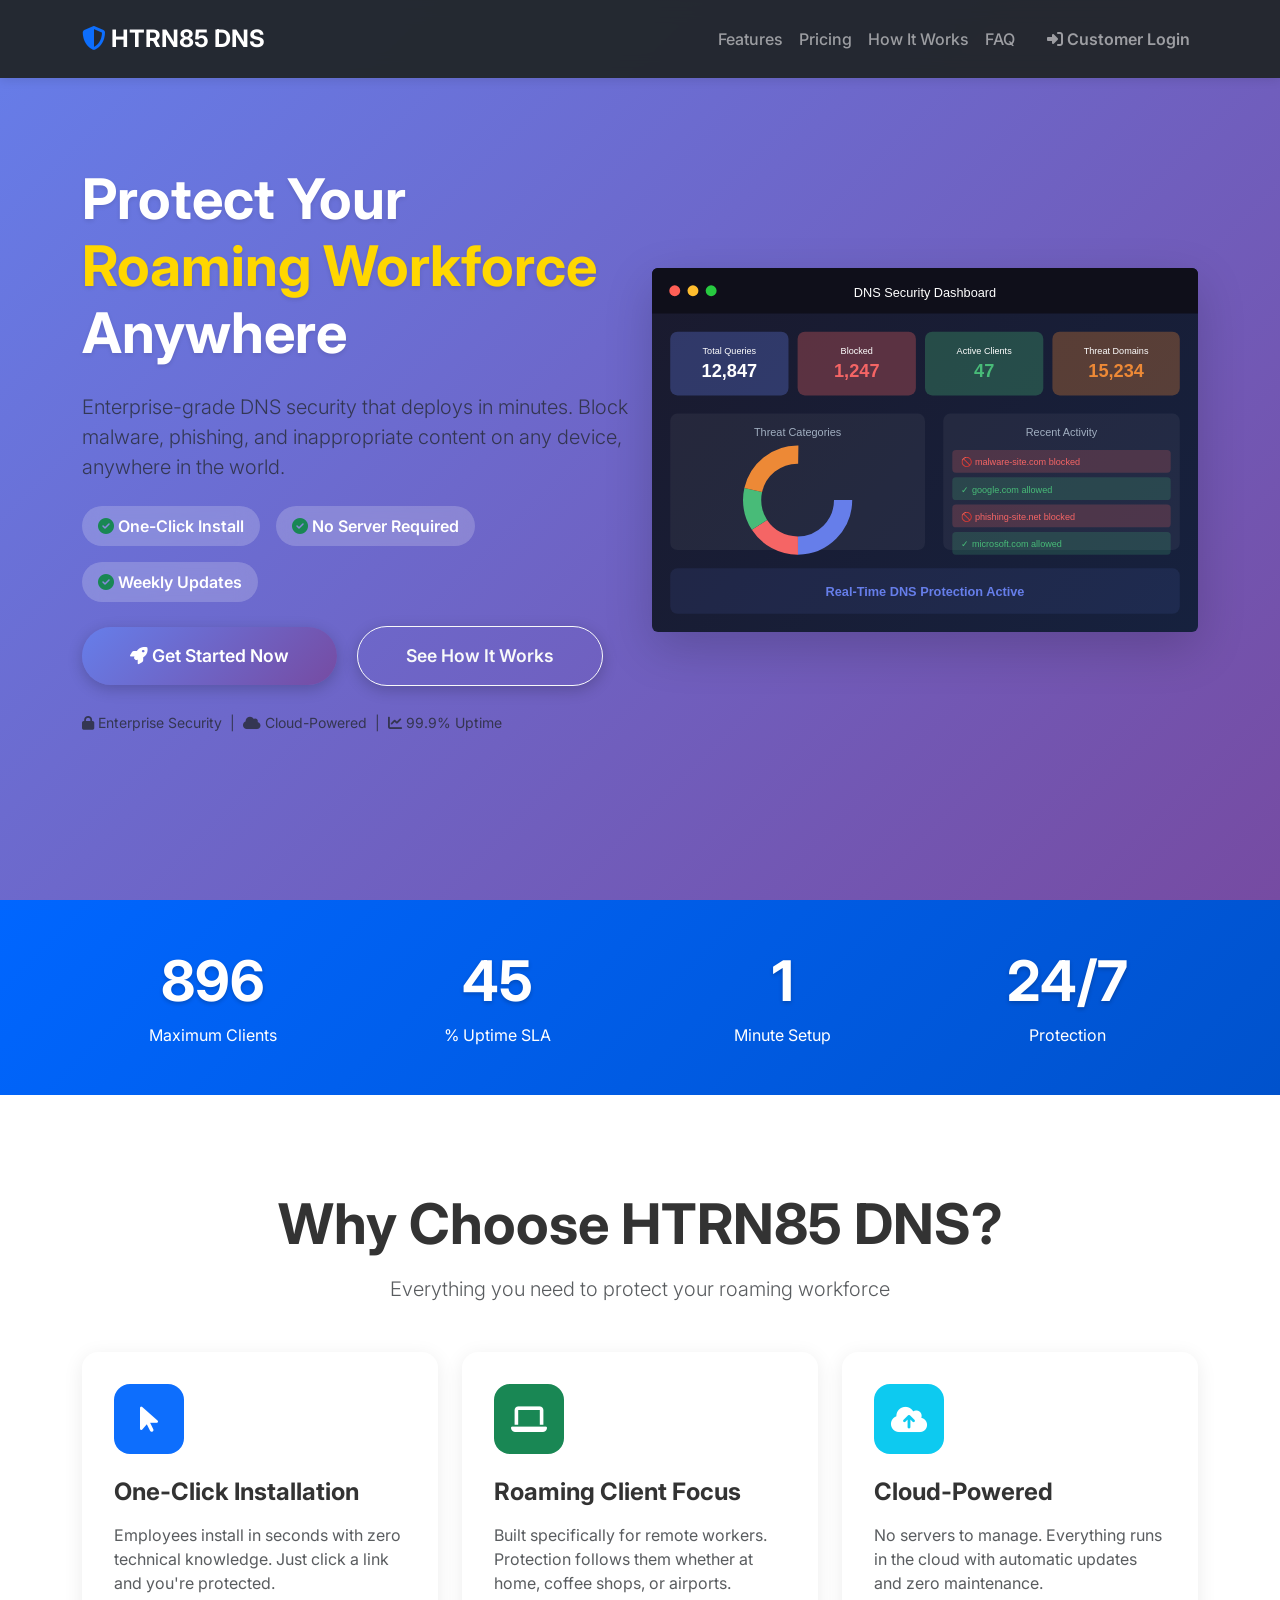
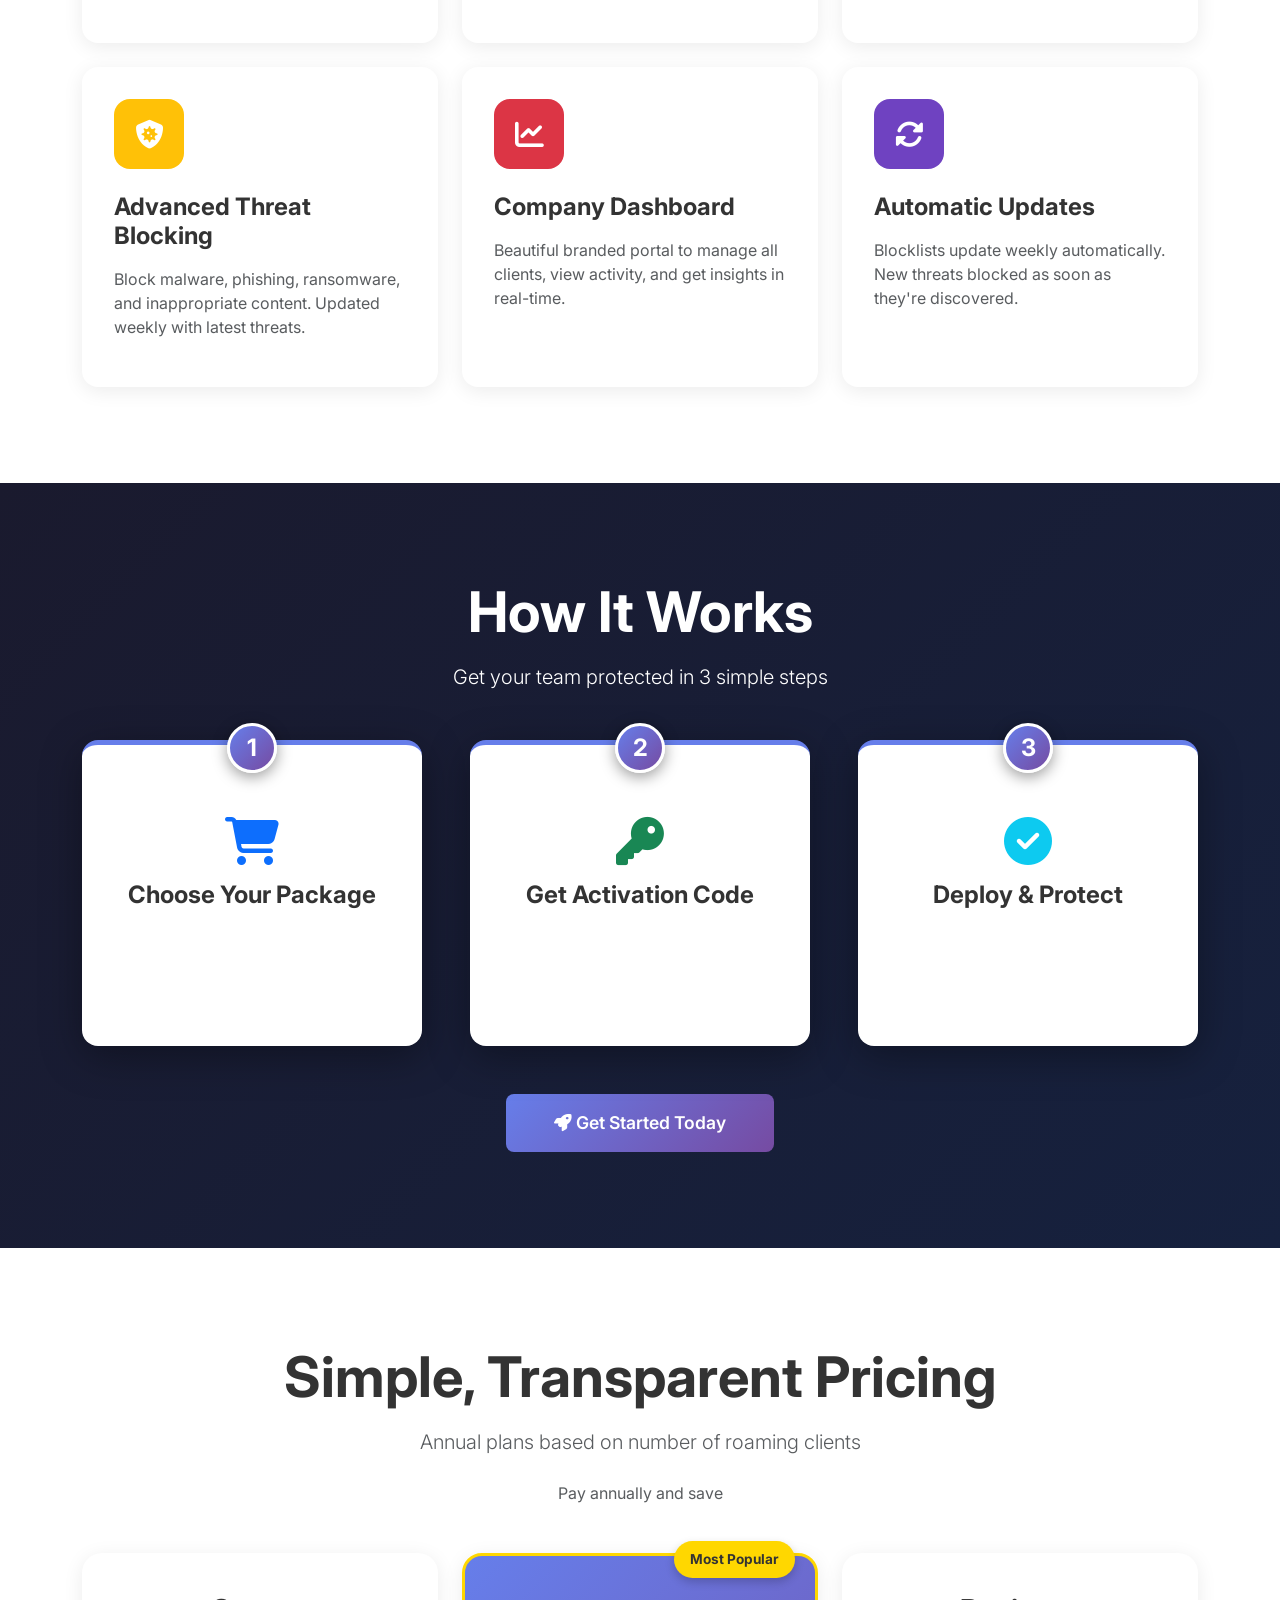
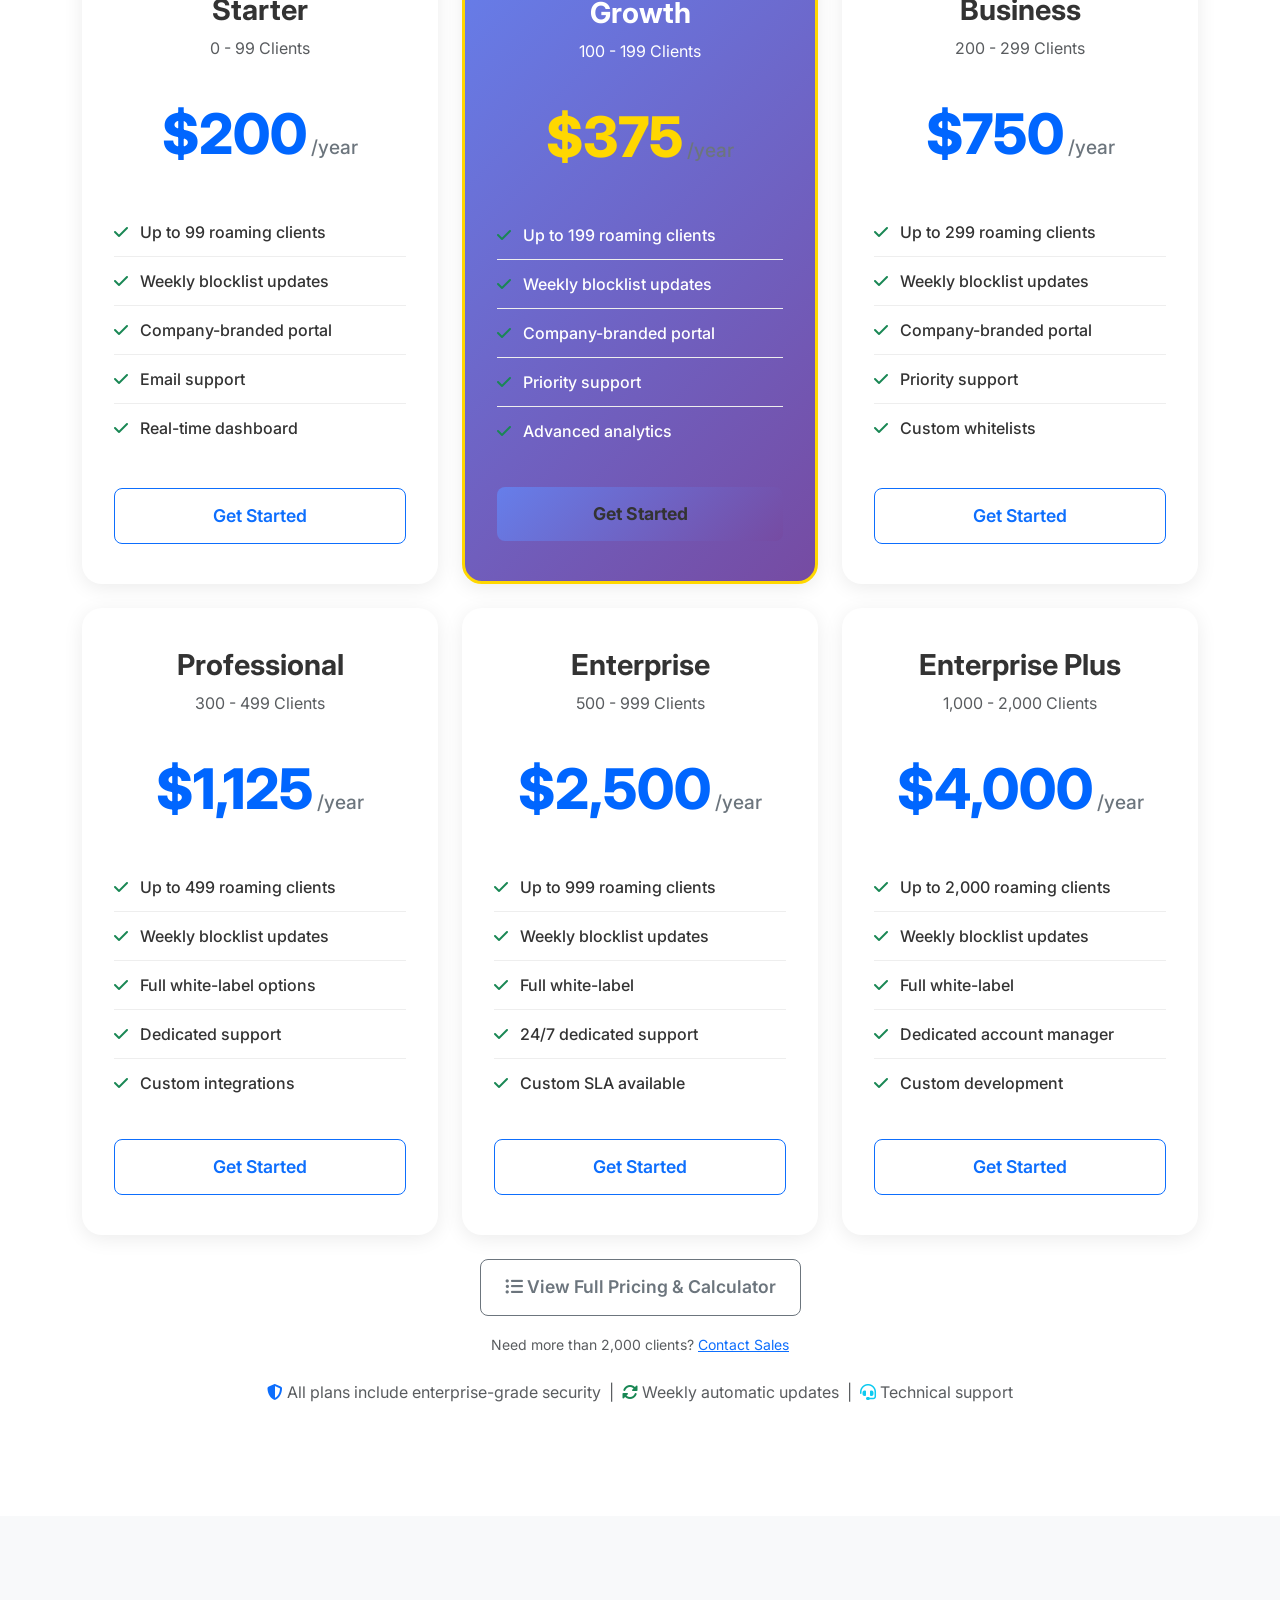
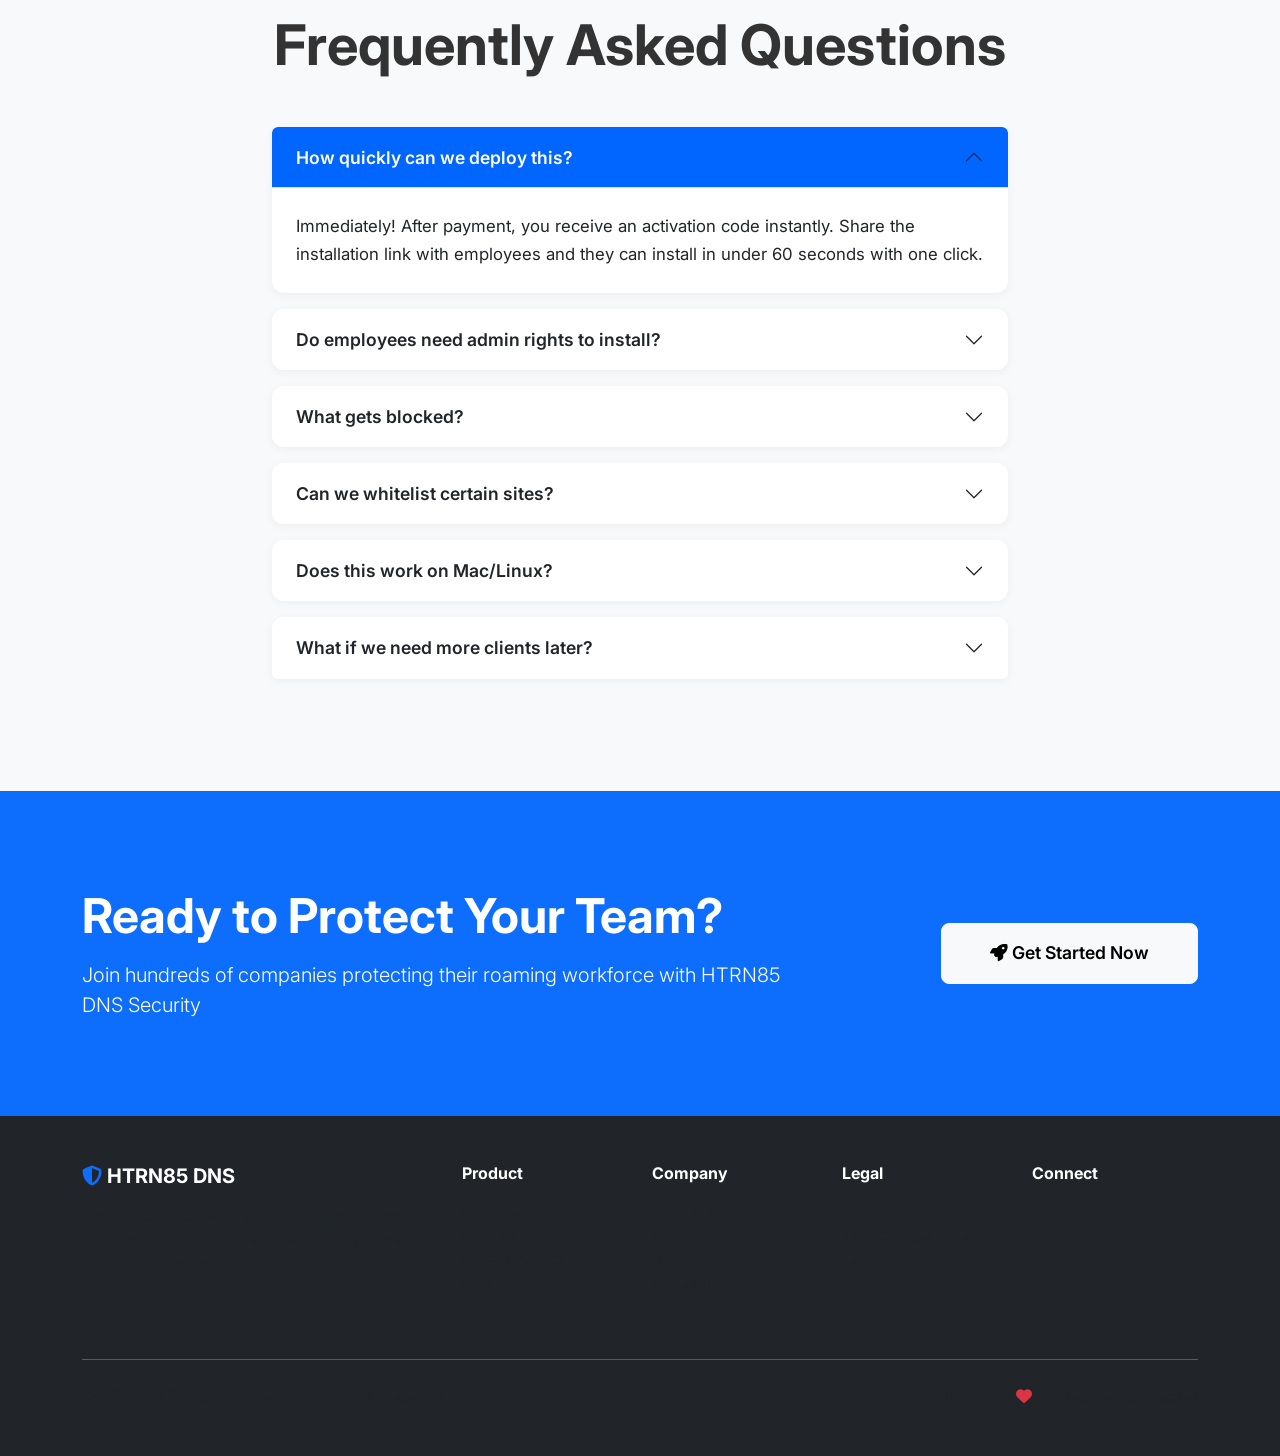
<file: index.html>
<!DOCTYPE html>
<html lang="en">
<head>
    <meta charset="UTF-8">
    <meta name="viewport" content="width=device-width, initial-scale=1.0">    
    <!-- SECURITY HEADERS -->
    <meta name="referrer" content="strict-origin-when-cross-origin">
    <meta http-equiv="X-Content-Type-Options" content="nosniff">
    <meta http-equiv="X-Frame-Options" content="DENY">
    <meta http-equiv="Permissions-Policy" content="accelerometer=(), camera=(), geolocation=(), microphone=()">
    <meta name="description" content="Enterprise DNS Security for Roaming Clients - Protect your workforce anywhere with one-click deployment">
    <title>HTRN85 DNS Security - Protect Your Roaming Workforce</title>
    
    <!-- Bootstrap 5 -->
    <link href="https://cdn.jsdelivr.net/npm/bootstrap@5.3.0/dist/css/bootstrap.min.css" rel="stylesheet">
    <!-- Font Awesome -->
    <link href="https://cdnjs.cloudflare.com/ajax/libs/font-awesome/6.4.0/css/all.min.css" rel="stylesheet">
    <!-- Google Fonts -->
    <link href="https://fonts.googleapis.com/css2?family=Inter:wght@300;400;600;700;800&display=swap" rel="stylesheet">
    <!-- Custom CSS -->
    <link href="css/style.css" rel="stylesheet">
</head>
<body>
    <!-- Navigation -->
    <nav class="navbar navbar-expand-lg navbar-dark bg-dark fixed-top">
        <div class="container">
            <a class="navbar-brand fw-bold" href="#">
                <i class="fas fa-shield-alt text-primary"></i> HTRN85 DNS
            </a>
            <button class="navbar-toggler" type="button" data-bs-toggle="collapse" data-bs-target="#navbarNav">
                <span class="navbar-toggler-icon"></span>
            </button>
            <div class="collapse navbar-collapse" id="navbarNav">
                <ul class="navbar-nav ms-auto">
                    <li class="nav-item">
                        <a class="nav-link" href="#features">Features</a>
                    </li>
                    <li class="nav-item">
                        <a class="nav-link" href="#pricing">Pricing</a>
                    </li>
                    <li class="nav-item">
                        <a class="nav-link" href="#how-it-works">How It Works</a>
                    </li>
                    <li class="nav-item">
                        <a class="nav-link" href="#faq">FAQ</a>
                    </li>
                    <li class="nav-item">
                        <a class="nav-link btn btn-outline-primary ms-lg-3" href="customer-portal.html">
                            <i class="fas fa-sign-in-alt"></i> Customer Login
                        </a>
                    </li>
                </ul>
            </div>
        </div>
    </nav>

    <!-- Hero Section -->
    <section class="hero-section">
        <div class="container">
            <div class="row align-items-center min-vh-100 py-5">
                <div class="col-lg-6">
                    <div class="hero-content">
                        <h1 class="display-3 fw-bold mb-4 animate-fade-in">
                            Protect Your <span class="text-primary">Roaming Workforce</span> Anywhere
                        </h1>
                        <p class="lead mb-4 text-muted animate-fade-in-delay-1">
                            Enterprise-grade DNS security that deploys in minutes. Block malware, phishing, and inappropriate content on any device, anywhere in the world.
                        </p>
                        <div class="hero-features mb-4 animate-fade-in-delay-2">
                            <div class="feature-badge">
                                <i class="fas fa-check-circle text-success"></i> One-Click Install
                            </div>
                            <div class="feature-badge">
                                <i class="fas fa-check-circle text-success"></i> No Server Required
                            </div>
                            <div class="feature-badge">
                                <i class="fas fa-check-circle text-success"></i> Weekly Updates
                            </div>
                        </div>
                        <div class="hero-cta animate-fade-in-delay-3">
                            <a href="#pricing" class="btn btn-primary btn-lg me-3 px-5 py-3">
                                <i class="fas fa-rocket"></i> Get Started Now
                            </a>
                            <a href="#how-it-works" class="btn btn-outline-light btn-lg px-5 py-3">
                                See How It Works
                            </a>
                        </div>
                        <div class="trust-indicators mt-4 animate-fade-in-delay-4">
                            <small class="text-muted">
                                <i class="fas fa-lock"></i> Enterprise Security &nbsp;|&nbsp;
                                <i class="fas fa-cloud"></i> Cloud-Powered &nbsp;|&nbsp;
                                <i class="fas fa-chart-line"></i> 99.9% Uptime
                            </small>
                        </div>
                    </div>
                </div>
                <div class="col-lg-6 animate-fade-in-delay-2">
                    <div class="hero-image">
                        <div class="dashboard-preview">
                            <!-- Embedded SVG Dashboard Preview - Always renders -->
                            <svg viewBox="0 0 600 400" class="img-fluid rounded shadow-lg" style="background: linear-gradient(135deg, #1a1a2e 0%, #16213e 100%); border-radius: 12px;">
                                <!-- Dashboard Header -->
                                <rect x="0" y="0" width="600" height="50" fill="#0f0f1a"/>
                                <circle cx="25" cy="25" r="6" fill="#ff5f56"/>
                                <circle cx="45" cy="25" r="6" fill="#ffbd2e"/>
                                <circle cx="65" cy="25" r="6" fill="#27ca40"/>
                                <text x="300" y="32" fill="#ffffff" font-family="Arial" font-size="14" text-anchor="middle">DNS Security Dashboard</text>

                                <!-- Stats Cards Row -->
                                <rect x="20" y="70" width="130" height="70" rx="8" fill="#667eea" opacity="0.3"/>
                                <text x="85" y="95" fill="#ffffff" font-family="Arial" font-size="10" text-anchor="middle">Total Queries</text>
                                <text x="85" y="120" fill="#ffffff" font-family="Arial" font-size="20" font-weight="bold" text-anchor="middle">12,847</text>

                                <rect x="160" y="70" width="130" height="70" rx="8" fill="#f56565" opacity="0.3"/>
                                <text x="225" y="95" fill="#ffffff" font-family="Arial" font-size="10" text-anchor="middle">Blocked</text>
                                <text x="225" y="120" fill="#f56565" font-family="Arial" font-size="20" font-weight="bold" text-anchor="middle">1,247</text>

                                <rect x="300" y="70" width="130" height="70" rx="8" fill="#48bb78" opacity="0.3"/>
                                <text x="365" y="95" fill="#ffffff" font-family="Arial" font-size="10" text-anchor="middle">Active Clients</text>
                                <text x="365" y="120" fill="#48bb78" font-family="Arial" font-size="20" font-weight="bold" text-anchor="middle">47</text>

                                <rect x="440" y="70" width="140" height="70" rx="8" fill="#ed8936" opacity="0.3"/>
                                <text x="510" y="95" fill="#ffffff" font-family="Arial" font-size="10" text-anchor="middle">Threat Domains</text>
                                <text x="510" y="120" fill="#ed8936" font-family="Arial" font-size="20" font-weight="bold" text-anchor="middle">15,234</text>

                                <!-- Chart Area -->
                                <rect x="20" y="160" width="280" height="150" rx="8" fill="#ffffff" opacity="0.05"/>
                                <text x="160" y="185" fill="#a0aec0" font-family="Arial" font-size="12" text-anchor="middle">Threat Categories</text>
                                <!-- Pie chart simulation -->
                                <circle cx="160" cy="255" r="50" fill="none" stroke="#667eea" stroke-width="20" stroke-dasharray="78 236"/>
                                <circle cx="160" cy="255" r="50" fill="none" stroke="#f56565" stroke-width="20" stroke-dasharray="50 264" stroke-dashoffset="-78"/>
                                <circle cx="160" cy="255" r="50" fill="none" stroke="#48bb78" stroke-width="20" stroke-dasharray="40 274" stroke-dashoffset="-128"/>
                                <circle cx="160" cy="255" r="50" fill="none" stroke="#ed8936" stroke-width="20" stroke-dasharray="68 246" stroke-dashoffset="-168"/>

                                <!-- Activity List -->
                                <rect x="320" y="160" width="260" height="150" rx="8" fill="#ffffff" opacity="0.05"/>
                                <text x="450" y="185" fill="#a0aec0" font-family="Arial" font-size="12" text-anchor="middle">Recent Activity</text>

                                <rect x="330" y="200" width="240" height="25" rx="4" fill="#f56565" opacity="0.2"/>
                                <text x="340" y="217" fill="#f56565" font-family="Arial" font-size="10">🚫 malware-site.com blocked</text>

                                <rect x="330" y="230" width="240" height="25" rx="4" fill="#48bb78" opacity="0.2"/>
                                <text x="340" y="247" fill="#48bb78" font-family="Arial" font-size="10">✓ google.com allowed</text>

                                <rect x="330" y="260" width="240" height="25" rx="4" fill="#f56565" opacity="0.2"/>
                                <text x="340" y="277" fill="#f56565" font-family="Arial" font-size="10">🚫 phishing-site.net blocked</text>

                                <rect x="330" y="290" width="240" height="25" rx="4" fill="#48bb78" opacity="0.2"/>
                                <text x="340" y="307" fill="#48bb78" font-family="Arial" font-size="10">✓ microsoft.com allowed</text>

                                <!-- Footer -->
                                <rect x="20" y="330" width="560" height="50" rx="8" fill="#667eea" opacity="0.1"/>
                                <text x="300" y="360" fill="#667eea" font-family="Arial" font-size="14" font-weight="bold" text-anchor="middle">Real-Time DNS Protection Active</text>
                            </svg>
                        </div>
                    </div>
                </div>
            </div>
        </div>
    </section>

    <!-- Stats Section -->
    <section class="stats-section py-5 bg-primary text-white">
        <div class="container">
            <div class="row text-center">
                <div class="col-md-3">
                    <div class="stat-item">
                        <h2 class="display-4 fw-bold counter" data-target="2000">0</h2>
                        <p class="mb-0">Maximum Clients</p>
                    </div>
                </div>
                <div class="col-md-3">
                    <div class="stat-item">
                        <h2 class="display-4 fw-bold counter" data-target="99.9">0</h2>
                        <p class="mb-0">% Uptime SLA</p>
                    </div>
                </div>
                <div class="col-md-3">
                    <div class="stat-item">
                        <h2 class="display-4 fw-bold counter" data-target="1">0</h2>
                        <p class="mb-0">Minute Setup</p>
                    </div>
                </div>
                <div class="col-md-3">
                    <div class="stat-item">
                        <h2 class="display-4 fw-bold">24/7</h2>
                        <p class="mb-0">Protection</p>
                    </div>
                </div>
            </div>
        </div>
    </section>

    <!-- Features Section -->
    <section id="features" class="features-section py-5">
        <div class="container py-5">
            <div class="text-center mb-5">
                <h2 class="display-4 fw-bold mb-3">Why Choose HTRN85 DNS?</h2>
                <p class="lead text-muted">Everything you need to protect your roaming workforce</p>
            </div>
            
            <div class="row g-4">
                <div class="col-md-6 col-lg-4">
                    <div class="feature-card">
                        <div class="feature-icon bg-primary">
                            <i class="fas fa-mouse-pointer"></i>
                        </div>
                        <h4 class="fw-bold mb-3">One-Click Installation</h4>
                        <p class="text-muted">Employees install in seconds with zero technical knowledge. Just click a link and you're protected.</p>
                    </div>
                </div>

                <div class="col-md-6 col-lg-4">
                    <div class="feature-card">
                        <div class="feature-icon bg-success">
                            <i class="fas fa-laptop"></i>
                        </div>
                        <h4 class="fw-bold mb-3">Roaming Client Focus</h4>
                        <p class="text-muted">Built specifically for remote workers. Protection follows them whether at home, coffee shops, or airports.</p>
                    </div>
                </div>

                <div class="col-md-6 col-lg-4">
                    <div class="feature-card">
                        <div class="feature-icon bg-info">
                            <i class="fas fa-cloud-upload-alt"></i>
                        </div>
                        <h4 class="fw-bold mb-3">Cloud-Powered</h4>
                        <p class="text-muted">No servers to manage. Everything runs in the cloud with automatic updates and zero maintenance.</p>
                    </div>
                </div>

                <div class="col-md-6 col-lg-4">
                    <div class="feature-card">
                        <div class="feature-icon bg-warning">
                            <i class="fas fa-shield-virus"></i>
                        </div>
                        <h4 class="fw-bold mb-3">Advanced Threat Blocking</h4>
                        <p class="text-muted">Block malware, phishing, ransomware, and inappropriate content. Updated weekly with latest threats.</p>
                    </div>
                </div>

                <div class="col-md-6 col-lg-4">
                    <div class="feature-card">
                        <div class="feature-icon bg-danger">
                            <i class="fas fa-chart-line"></i>
                        </div>
                        <h4 class="fw-bold mb-3">Company Dashboard</h4>
                        <p class="text-muted">Beautiful branded portal to manage all clients, view activity, and get insights in real-time.</p>
                    </div>
                </div>

                <div class="col-md-6 col-lg-4">
                    <div class="feature-card">
                        <div class="feature-icon bg-purple">
                            <i class="fas fa-sync-alt"></i>
                        </div>
                        <h4 class="fw-bold mb-3">Automatic Updates</h4>
                        <p class="text-muted">Blocklists update weekly automatically. New threats blocked as soon as they're discovered.</p>
                    </div>
                </div>
            </div>
        </div>
    </section>

    <!-- How It Works Section -->
    <section id="how-it-works" class="how-it-works-section py-5">
        <div class="container py-5">
            <div class="text-center mb-5">
                <h2 class="display-4 fw-bold mb-3">How It Works</h2>
                <p class="lead text-muted">Get your team protected in 3 simple steps</p>
            </div>

            <div class="row g-5">
                <div class="col-md-4">
                    <div class="step-card text-center">
                        <div class="step-number">1</div>
                        <div class="step-icon">
                            <i class="fas fa-shopping-cart fa-3x text-primary"></i>
                        </div>
                        <h4 class="fw-bold mb-3">Choose Your Package</h4>
                        <p class="text-muted">Select a plan based on your number of roaming clients. Pay annually with Square.</p>
                    </div>
                </div>

                <div class="col-md-4">
                    <div class="step-card text-center">
                        <div class="step-number">2</div>
                        <div class="step-icon">
                            <i class="fas fa-key fa-3x text-success"></i>
                        </div>
                        <h4 class="fw-bold mb-3">Get Activation Code</h4>
                        <p class="text-muted">Instantly receive your unique activation code and employee installation link via email.</p>
                    </div>
                </div>

                <div class="col-md-4">
                    <div class="step-card text-center">
                        <div class="step-number">3</div>
                        <div class="step-icon">
                            <i class="fas fa-check-circle fa-3x text-info"></i>
                        </div>
                        <h4 class="fw-bold mb-3">Deploy & Protect</h4>
                        <p class="text-muted">Share the link with employees. They click, install in seconds, and are instantly protected.</p>
                    </div>
                </div>
            </div>

            <div class="text-center mt-5">
                <a href="#pricing" class="btn btn-primary btn-lg px-5 py-3">
                    <i class="fas fa-rocket"></i> Get Started Today
                </a>
            </div>
        </div>
    </section>

    <!-- Pricing Section -->
    <section id="pricing" class="pricing-section py-5">
        <div class="container py-5">
            <div class="text-center mb-5">
                <h2 class="display-4 fw-bold mb-3">Simple, Transparent Pricing</h2>
                <p class="lead text-muted">Annual plans based on number of roaming clients</p>
                <div class="pricing-toggle mt-4">
                    <span class="text-muted">Pay annually and save</span>
                </div>
            </div>

            <div class="row g-4 justify-content-center">
                <!-- Starter -->
                <div class="col-xl-4 col-lg-6 col-md-6">
                    <div class="pricing-card">
                        <div class="pricing-header">
                            <h4 class="fw-bold">Starter</h4>
                            <p class="text-muted mb-0">0 - 99 Clients</p>
                        </div>
                        <div class="pricing-price">
                            <span class="price-amount">$200</span>
                            <span class="price-period">/year</span>
                        </div>
                        <ul class="pricing-features">
                            <li><i class="fas fa-check text-success"></i> Up to 99 roaming clients</li>
                            <li><i class="fas fa-check text-success"></i> Weekly blocklist updates</li>
                            <li><i class="fas fa-check text-success"></i> Company-branded portal</li>
                            <li><i class="fas fa-check text-success"></i> Email support</li>
                            <li><i class="fas fa-check text-success"></i> Real-time dashboard</li>
                        </ul>
                        <button class="btn btn-outline-primary w-100 btn-lg" onclick="selectPlan('starter', 200, 99)">
                            Get Started
                        </button>
                    </div>
                </div>

                <!-- Growth -->
                <div class="col-xl-4 col-lg-6 col-md-6">
                    <div class="pricing-card featured">
                        <div class="pricing-badge">Most Popular</div>
                        <div class="pricing-header">
                            <h4 class="fw-bold">Growth</h4>
                            <p class="text-muted mb-0">100 - 199 Clients</p>
                        </div>
                        <div class="pricing-price">
                            <span class="price-amount">$375</span>
                            <span class="price-period">/year</span>
                        </div>
                        <ul class="pricing-features">
                            <li><i class="fas fa-check text-success"></i> Up to 199 roaming clients</li>
                            <li><i class="fas fa-check text-success"></i> Weekly blocklist updates</li>
                            <li><i class="fas fa-check text-success"></i> Company-branded portal</li>
                            <li><i class="fas fa-check text-success"></i> Priority support</li>
                            <li><i class="fas fa-check text-success"></i> Advanced analytics</li>
                        </ul>
                        <button class="btn btn-primary w-100 btn-lg" onclick="selectPlan('growth', 375, 199)">
                            Get Started
                        </button>
                    </div>
                </div>

                <!-- Business -->
                <div class="col-xl-4 col-lg-6 col-md-6">
                    <div class="pricing-card">
                        <div class="pricing-header">
                            <h4 class="fw-bold">Business</h4>
                            <p class="text-muted mb-0">200 - 299 Clients</p>
                        </div>
                        <div class="pricing-price">
                            <span class="price-amount">$750</span>
                            <span class="price-period">/year</span>
                        </div>
                        <ul class="pricing-features">
                            <li><i class="fas fa-check text-success"></i> Up to 299 roaming clients</li>
                            <li><i class="fas fa-check text-success"></i> Weekly blocklist updates</li>
                            <li><i class="fas fa-check text-success"></i> Company-branded portal</li>
                            <li><i class="fas fa-check text-success"></i> Priority support</li>
                            <li><i class="fas fa-check text-success"></i> Custom whitelists</li>
                        </ul>
                        <button class="btn btn-outline-primary w-100 btn-lg" onclick="selectPlan('business', 750, 299)">
                            Get Started
                        </button>
                    </div>
                </div>

                <!-- Professional -->
                <div class="col-xl-4 col-lg-6 col-md-6">
                    <div class="pricing-card">
                        <div class="pricing-header">
                            <h4 class="fw-bold">Professional</h4>
                            <p class="text-muted mb-0">300 - 499 Clients</p>
                        </div>
                        <div class="pricing-price">
                            <span class="price-amount">$1,125</span>
                            <span class="price-period">/year</span>
                        </div>
                        <ul class="pricing-features">
                            <li><i class="fas fa-check text-success"></i> Up to 499 roaming clients</li>
                            <li><i class="fas fa-check text-success"></i> Weekly blocklist updates</li>
                            <li><i class="fas fa-check text-success"></i> Full white-label options</li>
                            <li><i class="fas fa-check text-success"></i> Dedicated support</li>
                            <li><i class="fas fa-check text-success"></i> Custom integrations</li>
                        </ul>
                        <button class="btn btn-outline-primary w-100 btn-lg" onclick="selectPlan('professional', 1125, 499)">
                            Get Started
                        </button>
                    </div>
                </div>

                <!-- Enterprise -->
                <div class="col-xl-4 col-lg-6 col-md-6">
                    <div class="pricing-card">
                        <div class="pricing-header">
                            <h4 class="fw-bold">Enterprise</h4>
                            <p class="text-muted mb-0">500 - 999 Clients</p>
                        </div>
                        <div class="pricing-price">
                            <span class="price-amount">$2,500</span>
                            <span class="price-period">/year</span>
                        </div>
                        <ul class="pricing-features">
                            <li><i class="fas fa-check text-success"></i> Up to 999 roaming clients</li>
                            <li><i class="fas fa-check text-success"></i> Weekly blocklist updates</li>
                            <li><i class="fas fa-check text-success"></i> Full white-label</li>
                            <li><i class="fas fa-check text-success"></i> 24/7 dedicated support</li>
                            <li><i class="fas fa-check text-success"></i> Custom SLA available</li>
                        </ul>
                        <button class="btn btn-outline-primary w-100 btn-lg" onclick="selectPlan('enterprise', 2500, 999)">
                            Get Started
                        </button>
                    </div>
                </div>

                <!-- Enterprise Plus -->
                <div class="col-xl-4 col-lg-6 col-md-6">
                    <div class="pricing-card">
                        <div class="pricing-header">
                            <h4 class="fw-bold">Enterprise Plus</h4>
                            <p class="text-muted mb-0">1,000 - 2,000 Clients</p>
                        </div>
                        <div class="pricing-price">
                            <span class="price-amount">$4,000</span>
                            <span class="price-period">/year</span>
                        </div>
                        <ul class="pricing-features">
                            <li><i class="fas fa-check text-success"></i> Up to 2,000 roaming clients</li>
                            <li><i class="fas fa-check text-success"></i> Weekly blocklist updates</li>
                            <li><i class="fas fa-check text-success"></i> Full white-label</li>
                            <li><i class="fas fa-check text-success"></i> Dedicated account manager</li>
                            <li><i class="fas fa-check text-success"></i> Custom development</li>
                        </ul>
                        <button class="btn btn-outline-primary w-100 btn-lg" onclick="selectPlan('enterprise-plus', 4000, 2000)">
                            Get Started
                        </button>
                    </div>
                </div>
            </div>

            <div class="text-center mt-4">
                <a href="pricing.html" class="btn btn-outline-secondary btn-lg px-4">
                    <i class="fas fa-list-ul"></i> View Full Pricing &amp; Calculator
                </a>
                <p class="text-muted mt-3 mb-0">
                    <small>Need more than 2,000 clients? <a href="mailto:sales@htrn85dns.com">Contact Sales</a></small>
                </p>
            </div>

            <div class="text-center mt-4">
                <p class="text-muted">
                    <i class="fas fa-shield-alt text-primary"></i> All plans include enterprise-grade security &nbsp;|&nbsp;
                    <i class="fas fa-sync-alt text-success"></i> Weekly automatic updates &nbsp;|&nbsp;
                    <i class="fas fa-headset text-info"></i> Technical support
                </p>
            </div>
        </div>
    </section>

    <!-- FAQ Section -->
    <section id="faq" class="faq-section py-5 bg-light">
        <div class="container py-5">
            <div class="text-center mb-5">
                <h2 class="display-4 fw-bold mb-3">Frequently Asked Questions</h2>
            </div>

            <div class="row justify-content-center">
                <div class="col-lg-8">
                    <div class="accordion" id="faqAccordion">
                        <div class="accordion-item">
                            <h2 class="accordion-header">
                                <button class="accordion-button" type="button" data-bs-toggle="collapse" data-bs-target="#faq1">
                                    How quickly can we deploy this?
                                </button>
                            </h2>
                            <div id="faq1" class="accordion-collapse collapse show" data-bs-parent="#faqAccordion">
                                <div class="accordion-body">
                                    Immediately! After payment, you receive an activation code instantly. Share the installation link with employees and they can install in under 60 seconds with one click.
                                </div>
                            </div>
                        </div>

                        <div class="accordion-item">
                            <h2 class="accordion-header">
                                <button class="accordion-button collapsed" type="button" data-bs-toggle="collapse" data-bs-target="#faq2">
                                    Do employees need admin rights to install?
                                </button>
                            </h2>
                            <div id="faq2" class="accordion-collapse collapse" data-bs-parent="#faqAccordion">
                                <div class="accordion-body">
                                    No! Our installer is designed to work without admin privileges. Employees simply click the link and the software installs automatically.
                                </div>
                            </div>
                        </div>

                        <div class="accordion-item">
                            <h2 class="accordion-header">
                                <button class="accordion-button collapsed" type="button" data-bs-toggle="collapse" data-bs-target="#faq3">
                                    What gets blocked?
                                </button>
                            </h2>
                            <div id="faq3" class="accordion-collapse collapse" data-bs-parent="#faqAccordion">
                                <div class="accordion-body">
                                    We block malware, phishing sites, ransomware, cryptojacking, adult content, gambling, and known threat domains. Our blocklists are updated weekly with the latest threats.
                                </div>
                            </div>
                        </div>

                        <div class="accordion-item">
                            <h2 class="accordion-header">
                                <button class="accordion-button collapsed" type="button" data-bs-toggle="collapse" data-bs-target="#faq4">
                                    Can we whitelist certain sites?
                                </button>
                            </h2>
                            <div id="faq4" class="accordion-collapse collapse" data-bs-parent="#faqAccordion">
                                <div class="accordion-body">
                                    Yes! Your company portal includes whitelist management. Add any domains that should never be blocked for your organization.
                                </div>
                            </div>
                        </div>

                        <div class="accordion-item">
                            <h2 class="accordion-header">
                                <button class="accordion-button collapsed" type="button" data-bs-toggle="collapse" data-bs-target="#faq5">
                                    Does this work on Mac/Linux?
                                </button>
                            </h2>
                            <div id="faq5" class="accordion-collapse collapse" data-bs-parent="#faqAccordion">
                                <div class="accordion-body">
                                    Currently Windows only. Mac and Linux support coming in Q2 2025.
                                </div>
                            </div>
                        </div>

                        <div class="accordion-item">
                            <h2 class="accordion-header">
                                <button class="accordion-button collapsed" type="button" data-bs-toggle="collapse" data-bs-target="#faq6">
                                    What if we need more clients later?
                                </button>
                            </h2>
                            <div id="faq6" class="accordion-collapse collapse" data-bs-parent="#faqAccordion">
                                <div class="accordion-body">
                                    Easily upgrade your plan anytime through your dashboard. We'll prorate the difference based on your remaining subscription period.
                                </div>
                            </div>
                        </div>
                    </div>
                </div>
            </div>
        </div>
    </section>

    <!-- CTA Section -->
    <section class="cta-section py-5 bg-primary text-white">
        <div class="container py-5">
            <div class="row align-items-center">
                <div class="col-lg-8">
                    <h2 class="display-5 fw-bold mb-3">Ready to Protect Your Team?</h2>
                    <p class="lead mb-0">Join hundreds of companies protecting their roaming workforce with HTRN85 DNS Security</p>
                </div>
                <div class="col-lg-4 text-lg-end">
                    <a href="#pricing" class="btn btn-light btn-lg px-5 py-3">
                        <i class="fas fa-rocket"></i> Get Started Now
                    </a>
                </div>
            </div>
        </div>
    </section>

    <!-- Footer -->
    <footer class="footer py-5 bg-dark text-white">
        <div class="container">
            <div class="row">
                <div class="col-md-4 mb-4">
                    <h5 class="fw-bold mb-3">
                        <i class="fas fa-shield-alt text-primary"></i> HTRN85 DNS
                    </h5>
                    <p class="text-muted">Enterprise DNS security for roaming clients. Protect your workforce anywhere with one-click deployment.</p>
                </div>
                <div class="col-md-2 mb-4">
                    <h6 class="fw-bold mb-3">Product</h6>
                    <ul class="list-unstyled">
                        <li><a href="#features" class="text-muted">Features</a></li>
                        <li><a href="#pricing" class="text-muted">Pricing</a></li>
                        <li><a href="#how-it-works" class="text-muted">How It Works</a></li>
                        <li><a href="#faq" class="text-muted">FAQ</a></li>
                    </ul>
                </div>
                <div class="col-md-2 mb-4">
                    <h6 class="fw-bold mb-3">Company</h6>
                    <ul class="list-unstyled">
                        <li><a href="#" class="text-muted">About Us</a></li>
                        <li><a href="#" class="text-muted">Contact</a></li>
                        <li><a href="#" class="text-muted">Blog</a></li>
                        <li><a href="#" class="text-muted">Careers</a></li>
                    </ul>
                </div>
                <div class="col-md-2 mb-4">
                    <h6 class="fw-bold mb-3">Legal</h6>
                    <ul class="list-unstyled">
                        <li><a href="privacy-policy.html" class="text-muted">Privacy Policy</a></li>
                        <li><a href="#" class="text-muted">Terms of Service</a></li>
                        <li><a href="#" class="text-muted">Security</a></li>
                    </ul>
                </div>
                <div class="col-md-2 mb-4">
                    <h6 class="fw-bold mb-3">Connect</h6>
                    <div class="social-links">
                        <a href="#" class="text-muted me-3"><i class="fab fa-twitter fa-lg"></i></a>
                        <a href="#" class="text-muted me-3"><i class="fab fa-linkedin fa-lg"></i></a>
                        <a href="#" class="text-muted me-3"><i class="fab fa-github fa-lg"></i></a>
                    </div>
                </div>
            </div>
            <hr class="my-4 bg-secondary">
            <div class="row">
                <div class="col-md-6">
                    <p class="text-muted mb-0">&copy; 2024 HTRN85 DNS Security. All rights reserved.</p>
                </div>
                <div class="col-md-6 text-md-end">
                    <p class="text-muted mb-0">Made with <i class="fas fa-heart text-danger"></i> for secure businesses</p>
                </div>
            </div>
        </div>
    </footer>

    <!-- Bootstrap JS -->
    <script src="https://cdn.jsdelivr.net/npm/bootstrap@5.3.0/dist/js/bootstrap.bundle.min.js"></script>
    <!-- Custom JS -->
    <script src="js/main.js"></script>
</body>
</html>
</file>
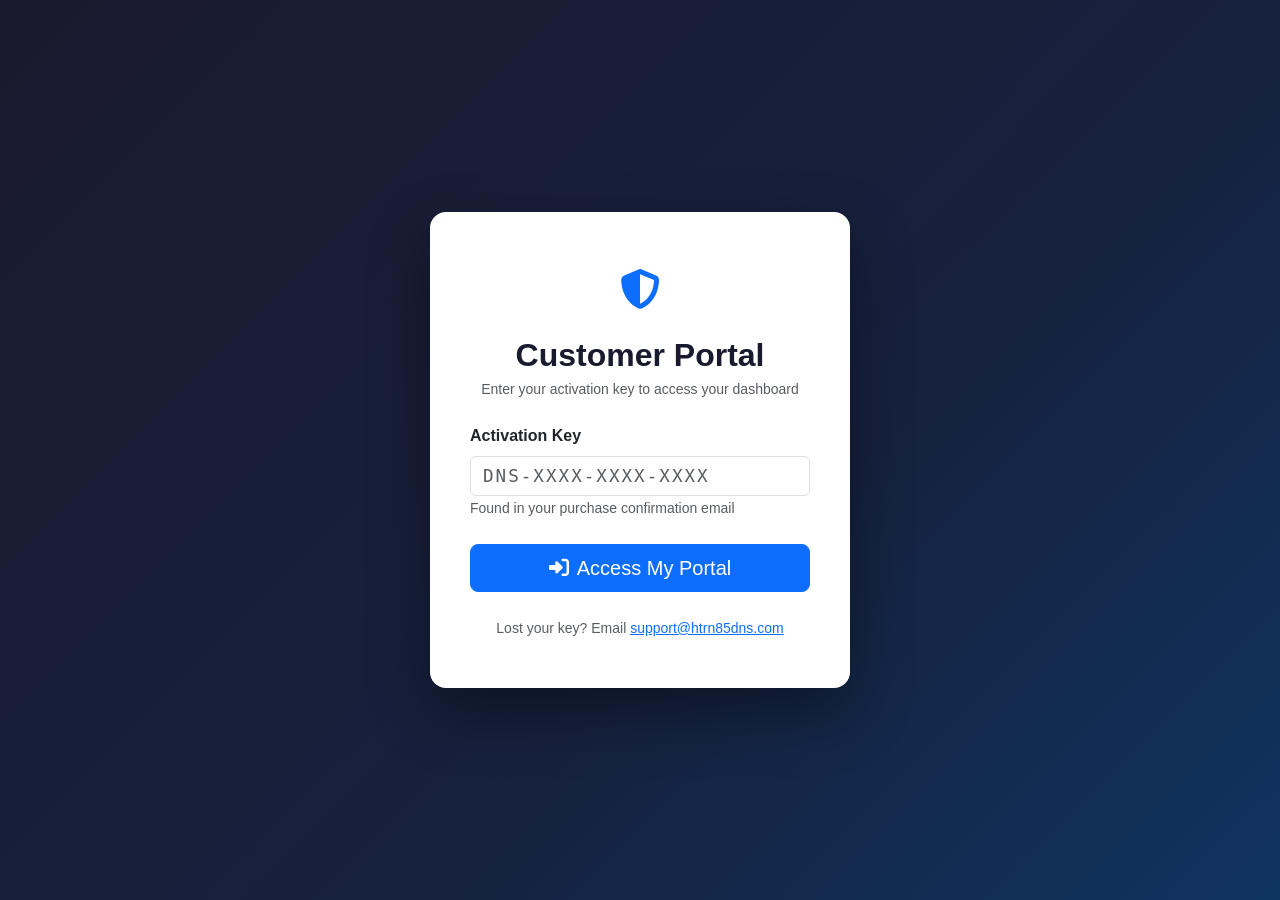
<file: customer-portal.html>
<!DOCTYPE html>
<html lang="en">
<head>
    <meta charset="UTF-8">
    <meta name="viewport" content="width=device-width, initial-scale=1.0">
    <title>Customer Portal - HTRN85 DNS Security</title>
    <link href="https://cdn.jsdelivr.net/npm/bootstrap@5.3.0/dist/css/bootstrap.min.css" rel="stylesheet">
    <link href="https://cdnjs.cloudflare.com/ajax/libs/font-awesome/6.4.0/css/all.min.css" rel="stylesheet">
    <style>
        :root { --brand: #0d6efd; }

        body { background: #f0f2f5; font-family: 'Segoe UI', sans-serif; }

        /* ── Login screen ── */
        #loginScreen {
            min-height: 100vh;
            display: flex;
            align-items: center;
            justify-content: center;
            background: linear-gradient(135deg, #1a1a2e 0%, #16213e 60%, #0f3460 100%);
        }
        .login-card {
            background: white;
            border-radius: 16px;
            padding: 48px 40px;
            max-width: 420px;
            width: 100%;
            box-shadow: 0 24px 60px rgba(0,0,0,0.4);
        }
        .login-logo { font-size: 2.5rem; color: var(--brand); }
        .login-card h2 { font-weight: 700; color: #1a1a2e; }
        .activation-input {
            font-family: monospace;
            font-size: 1.1rem;
            letter-spacing: 2px;
            text-transform: uppercase;
        }

        /* ── Portal dashboard ── */
        #portalScreen { display: none; min-height: 100vh; }

        .portal-navbar {
            background: #1a1a2e;
            padding: 12px 24px;
            position: sticky;
            top: 0;
            z-index: 1000;
            box-shadow: 0 2px 12px rgba(0,0,0,0.3);
        }
        .company-badge {
            background: rgba(255,255,255,0.1);
            border-radius: 8px;
            padding: 6px 16px;
            color: white;
            font-weight: 600;
        }
        .plan-badge {
            font-size: 0.7rem;
            padding: 3px 10px;
            border-radius: 20px;
            background: var(--brand);
            color: white;
            vertical-align: middle;
            margin-left: 8px;
        }

        .stat-card {
            background: white;
            border-radius: 12px;
            padding: 24px;
            box-shadow: 0 2px 12px rgba(0,0,0,0.06);
            border-left: 4px solid var(--brand);
            height: 100%;
        }
        .stat-card.danger  { border-left-color: #dc3545; }
        .stat-card.success { border-left-color: #198754; }
        .stat-card.warning { border-left-color: #ffc107; }
        .stat-number { font-size: 2.2rem; font-weight: 800; color: #1a1a2e; line-height: 1; }
        .stat-label  { color: #6c757d; font-size: 0.85rem; margin-top: 4px; }
        .stat-icon   { font-size: 2rem; opacity: 0.15; }

        .section-card {
            background: white;
            border-radius: 12px;
            box-shadow: 0 2px 12px rgba(0,0,0,0.06);
            overflow: hidden;
        }
        .section-header {
            background: #f8f9fa;
            padding: 16px 20px;
            border-bottom: 1px solid #e9ecef;
            font-weight: 700;
            color: #1a1a2e;
        }

        .client-row { transition: background 0.15s; }
        .client-row:hover { background: #f8f9ff; }
        .status-dot {
            width: 8px; height: 8px;
            border-radius: 50%;
            display: inline-block;
            margin-right: 6px;
        }
        .status-dot.online  { background: #198754; }
        .status-dot.offline { background: #adb5bd; }

        .license-bar { height: 8px; border-radius: 4px; background: #e9ecef; overflow: hidden; }
        .license-fill { height: 100%; border-radius: 4px; background: var(--brand); transition: width 0.6s; }
        .license-fill.warn { background: #ffc107; }
        .license-fill.danger { background: #dc3545; }

        .threat-badge {
            font-size: 0.72rem;
            padding: 3px 9px;
            border-radius: 12px;
            background: #fff3cd;
            color: #856404;
            font-weight: 600;
        }

        #loadingOverlay {
            position: fixed; inset: 0;
            background: rgba(26,26,46,0.6);
            display: flex; align-items: center; justify-content: center;
            z-index: 9999;
        }
        #loadingOverlay.d-none { display: none !important; }
    </style>
</head>
<body>

<!-- Loading -->
<div id="loadingOverlay" class="d-none">
    <div class="text-center text-white">
        <div class="spinner-border text-light mb-3" style="width:3rem;height:3rem;"></div>
        <p class="fw-bold">Loading your portal...</p>
    </div>
</div>

<!-- ══════════════════════════════════════════════════════════ LOGIN -->
<div id="loginScreen">
    <div class="login-card">
        <div class="text-center mb-4">
            <div class="login-logo"><i class="fas fa-shield-alt"></i></div>
            <h2 class="mt-3 mb-1">Customer Portal</h2>
            <p class="text-muted small">Enter your activation key to access your dashboard</p>
        </div>

        <div id="loginError" class="alert alert-danger d-none" role="alert"></div>

        <form id="loginForm">
            <div class="mb-4">
                <label class="form-label fw-bold">Activation Key</label>
                <input type="text"
                       id="activationKeyInput"
                       class="form-control activation-input"
                       placeholder="DNS-XXXX-XXXX-XXXX"
                       maxlength="19"
                       autocomplete="off"
                       required>
                <small class="text-muted">Found in your purchase confirmation email</small>
            </div>
            <button type="submit" class="btn btn-primary btn-lg w-100" id="loginBtn">
                <i class="fas fa-sign-in-alt me-2"></i>Access My Portal
            </button>
        </form>

        <div class="text-center mt-4">
            <small class="text-muted">
                Lost your key? Email <a href="mailto:support@htrn85dns.com">support@htrn85dns.com</a>
            </small>
        </div>
    </div>
</div>

<!-- ══════════════════════════════════════════════════════════ PORTAL -->
<div id="portalScreen">

    <!-- Navbar -->
    <nav class="portal-navbar d-flex align-items-center justify-content-between">
        <div class="d-flex align-items-center gap-3">
            <i class="fas fa-shield-alt text-primary fs-4"></i>
            <span class="company-badge">
                <i class="fas fa-building me-2 opacity-75"></i>
                <span id="navCompanyName">Loading...</span>
                <span class="plan-badge" id="navPlanBadge"></span>
            </span>
        </div>
        <div class="d-flex align-items-center gap-3">
            <span class="text-white-50 small" id="navExpiry"></span>
            <button class="btn btn-sm btn-outline-light" onclick="Portal.refresh()">
                <i class="fas fa-sync-alt me-1"></i>Refresh
            </button>
            <button class="btn btn-sm btn-outline-danger" onclick="Portal.logout()">
                <i class="fas fa-sign-out-alt me-1"></i>Sign Out
            </button>
        </div>
    </nav>

    <div class="container-fluid py-4 px-4">

        <!-- Welcome banner -->
        <div class="alert alert-primary d-flex align-items-center mb-4 border-0 shadow-sm" style="background:linear-gradient(135deg,#0d6efd,#0a58ca);color:white;">
            <i class="fas fa-shield-alt fs-3 me-3 opacity-75"></i>
            <div>
                <h5 class="mb-0 fw-bold">Welcome back, <span id="bannerCompanyName">your company</span>!</h5>
                <small class="opacity-75">Your DNS security is active and protecting your workforce.</small>
            </div>
            <div class="ms-auto text-end">
                <div class="fw-bold fs-5" id="bannerActiveClients">—</div>
                <small class="opacity-75">active clients</small>
            </div>
        </div>

        <!-- Stat cards -->
        <div class="row g-3 mb-4">
            <div class="col-6 col-lg-3">
                <div class="stat-card">
                    <div class="d-flex justify-content-between">
                        <div>
                            <div class="stat-number" id="statQueriesToday">—</div>
                            <div class="stat-label">DNS Queries Today</div>
                        </div>
                        <i class="fas fa-network-wired stat-icon text-primary"></i>
                    </div>
                </div>
            </div>
            <div class="col-6 col-lg-3">
                <div class="stat-card danger">
                    <div class="d-flex justify-content-between">
                        <div>
                            <div class="stat-number text-danger" id="statBlockedToday">—</div>
                            <div class="stat-label">Threats Blocked Today</div>
                        </div>
                        <i class="fas fa-ban stat-icon text-danger"></i>
                    </div>
                </div>
            </div>
            <div class="col-6 col-lg-3">
                <div class="stat-card success">
                    <div class="d-flex justify-content-between">
                        <div>
                            <div class="stat-number text-success" id="statActiveClients">—</div>
                            <div class="stat-label">Active Computers</div>
                        </div>
                        <i class="fas fa-laptop stat-icon text-success"></i>
                    </div>
                </div>
            </div>
            <div class="col-6 col-lg-3">
                <div class="stat-card warning">
                    <div class="d-flex justify-content-between">
                        <div>
                            <div class="stat-number" id="statBlocked30">—</div>
                            <div class="stat-label">Blocked Last 30 Days</div>
                        </div>
                        <i class="fas fa-calendar-alt stat-icon text-warning"></i>
                    </div>
                </div>
            </div>
        </div>

        <!-- License usage -->
        <div class="section-card mb-4 p-3">
            <div class="d-flex justify-content-between align-items-center mb-2">
                <span class="fw-bold"><i class="fas fa-key text-primary me-2"></i>License Usage</span>
                <span class="text-muted small" id="licenseText">— / — clients</span>
            </div>
            <div class="license-bar">
                <div class="license-fill" id="licenseBar" style="width:0%"></div>
            </div>
        </div>

        <!-- Navigation Tabs -->
        <ul class="nav nav-tabs mb-3" id="portalTabs">
            <li class="nav-item">
                <a class="nav-link active" data-bs-toggle="tab" href="#tabDashboard">
                    <i class="fas fa-chart-bar me-1"></i>Dashboard
                </a>
            </li>
            <li class="nav-item">
                <a class="nav-link" data-bs-toggle="tab" href="#tabWhitelist" onclick="DomainLists.loadWhitelist()">
                    <i class="fas fa-check-circle me-1 text-success"></i>Whitelist
                </a>
            </li>
            <li class="nav-item">
                <a class="nav-link" data-bs-toggle="tab" href="#tabBlocklist" onclick="DomainLists.loadBlocklist()">
                    <i class="fas fa-ban me-1 text-danger"></i>Custom Blocklist
                </a>
            </li>
        </ul>

        <div class="tab-content">

            <!-- ── DASHBOARD TAB ─────────────────────────────────── -->
            <div class="tab-pane fade show active" id="tabDashboard">
                <div class="row g-4">
                    <div class="col-lg-7">
                        <div class="section-card">
                            <div class="section-header">
                                <i class="fas fa-laptop me-2 text-primary"></i>Protected Computers
                            </div>
                            <div class="table-responsive">
                                <table class="table table-hover mb-0">
                                    <thead class="table-light">
                                        <tr>
                                            <th>Computer</th>
                                            <th>IP Address</th>
                                            <th>Last Seen</th>
                                            <th class="text-end">Blocked</th>
                                        </tr>
                                    </thead>
                                    <tbody id="clientsTable">
                                        <tr><td colspan="4" class="text-center text-muted py-4">Loading...</td></tr>
                                    </tbody>
                                </table>
                            </div>
                        </div>
                    </div>
                    <div class="col-lg-5">
                        <div class="section-card mb-4">
                            <div class="section-header">
                                <i class="fas fa-exclamation-triangle me-2 text-warning"></i>Top Threat Categories
                            </div>
                            <div class="p-3" id="threatList">
                                <p class="text-muted text-center small py-2">Loading...</p>
                            </div>
                        </div>
                        <div class="section-card">
                            <div class="section-header">
                                <i class="fas fa-ban me-2 text-danger"></i>Most Blocked Domains
                            </div>
                            <div class="p-3" id="domainList">
                                <p class="text-muted text-center small py-2">Loading...</p>
                            </div>
                        </div>
                    </div>
                    <div class="col-12">
                        <div class="section-card">
                            <div class="section-header">
                                <i class="fas fa-history me-2 text-secondary"></i>Recent Blocked Requests
                            </div>
                            <div class="table-responsive">
                                <table class="table table-sm table-hover mb-0">
                                    <thead class="table-light">
                                        <tr>
                                            <th>Domain</th>
                                            <th>Computer</th>
                                            <th>Category</th>
                                            <th>Time</th>
                                        </tr>
                                    </thead>
                                    <tbody id="recentBlocksTable">
                                        <tr><td colspan="4" class="text-center text-muted py-3">Loading...</td></tr>
                                    </tbody>
                                </table>
                            </div>
                        </div>
                    </div>
                </div>
            </div>

            <!-- ── WHITELIST TAB ─────────────────────────────────── -->
            <div class="tab-pane fade" id="tabWhitelist">
                <div class="row g-4">
                    <div class="col-lg-5">
                        <div class="section-card p-4">
                            <h5 class="fw-bold mb-1"><i class="fas fa-check-circle text-success me-2"></i>Add to Whitelist</h5>
                            <p class="text-muted small mb-3">Domains on this list will <strong>never be blocked</strong>, even if they appear in threat feeds.</p>
                            <div id="whitelistAddAlert"></div>
                            <div class="mb-3">
                                <label class="form-label fw-bold">Domain</label>
                                <input type="text" class="form-control font-monospace" id="whitelistDomain" placeholder="example.com" autocomplete="off">
                            </div>
                            <div class="mb-3">
                                <label class="form-label fw-bold">Note <span class="text-muted fw-normal">(optional)</span></label>
                                <input type="text" class="form-control" id="whitelistDesc" placeholder="e.g. Company business tool">
                            </div>
                            <button class="btn btn-success w-100" onclick="DomainLists.addWhitelist()">
                                <i class="fas fa-plus me-2"></i>Add to Whitelist
                            </button>
                        </div>
                    </div>
                    <div class="col-lg-7">
                        <div class="section-card">
                            <div class="section-header d-flex justify-content-between">
                                <span><i class="fas fa-list me-2 text-success"></i>Whitelisted Domains</span>
                                <span class="badge bg-success" id="whitelistCount">0</span>
                            </div>
                            <div class="table-responsive">
                                <table class="table table-hover mb-0">
                                    <thead class="table-light">
                                        <tr>
                                            <th>Domain</th>
                                            <th>Note</th>
                                            <th>Added</th>
                                            <th></th>
                                        </tr>
                                    </thead>
                                    <tbody id="whitelistTable">
                                        <tr><td colspan="4" class="text-center text-muted py-4">Loading...</td></tr>
                                    </tbody>
                                </table>
                            </div>
                        </div>
                    </div>
                </div>
            </div>

            <!-- ── CUSTOM BLOCKLIST TAB ──────────────────────────── -->
            <div class="tab-pane fade" id="tabBlocklist">
                <div class="row g-4">
                    <div class="col-lg-5">
                        <div class="section-card p-4">
                            <h5 class="fw-bold mb-1"><i class="fas fa-ban text-danger me-2"></i>Add Custom Block</h5>
                            <p class="text-muted small mb-3">Domains on this list will be <strong>blocked for all your computers</strong>, in addition to the global threat blocklist.</p>
                            <div id="blocklistAddAlert"></div>
                            <div class="mb-3">
                                <label class="form-label fw-bold">Domain</label>
                                <input type="text" class="form-control font-monospace" id="blocklistDomain" placeholder="socialmedia.com" autocomplete="off">
                            </div>
                            <div class="mb-3">
                                <label class="form-label fw-bold">Reason <span class="text-muted fw-normal">(optional)</span></label>
                                <input type="text" class="form-control" id="blocklistDesc" placeholder="e.g. Company policy - no social media">
                            </div>
                            <button class="btn btn-danger w-100" onclick="DomainLists.addBlocklist()">
                                <i class="fas fa-ban me-2"></i>Add to Blocklist
                            </button>
                        </div>
                    </div>
                    <div class="col-lg-7">
                        <div class="section-card">
                            <div class="section-header d-flex justify-content-between">
                                <span><i class="fas fa-list me-2 text-danger"></i>Custom Blocked Domains</span>
                                <span class="badge bg-danger" id="blocklistCount">0</span>
                            </div>
                            <div class="table-responsive">
                                <table class="table table-hover mb-0">
                                    <thead class="table-light">
                                        <tr>
                                            <th>Domain</th>
                                            <th>Reason</th>
                                            <th>Added</th>
                                            <th></th>
                                        </tr>
                                    </thead>
                                    <tbody id="blocklistTable">
                                        <tr><td colspan="4" class="text-center text-muted py-4">Loading...</td></tr>
                                    </tbody>
                                </table>
                            </div>
                        </div>
                    </div>
                </div>
            </div>

        </div><!-- /tab-content -->
    </div><!-- /container -->
</div><!-- /portalScreen -->

<script src="https://cdn.jsdelivr.net/npm/bootstrap@5.3.0/dist/js/bootstrap.bundle.min.js"></script>
<script src="js/customer-portal.js"></script>
</body>
</html>
</file>
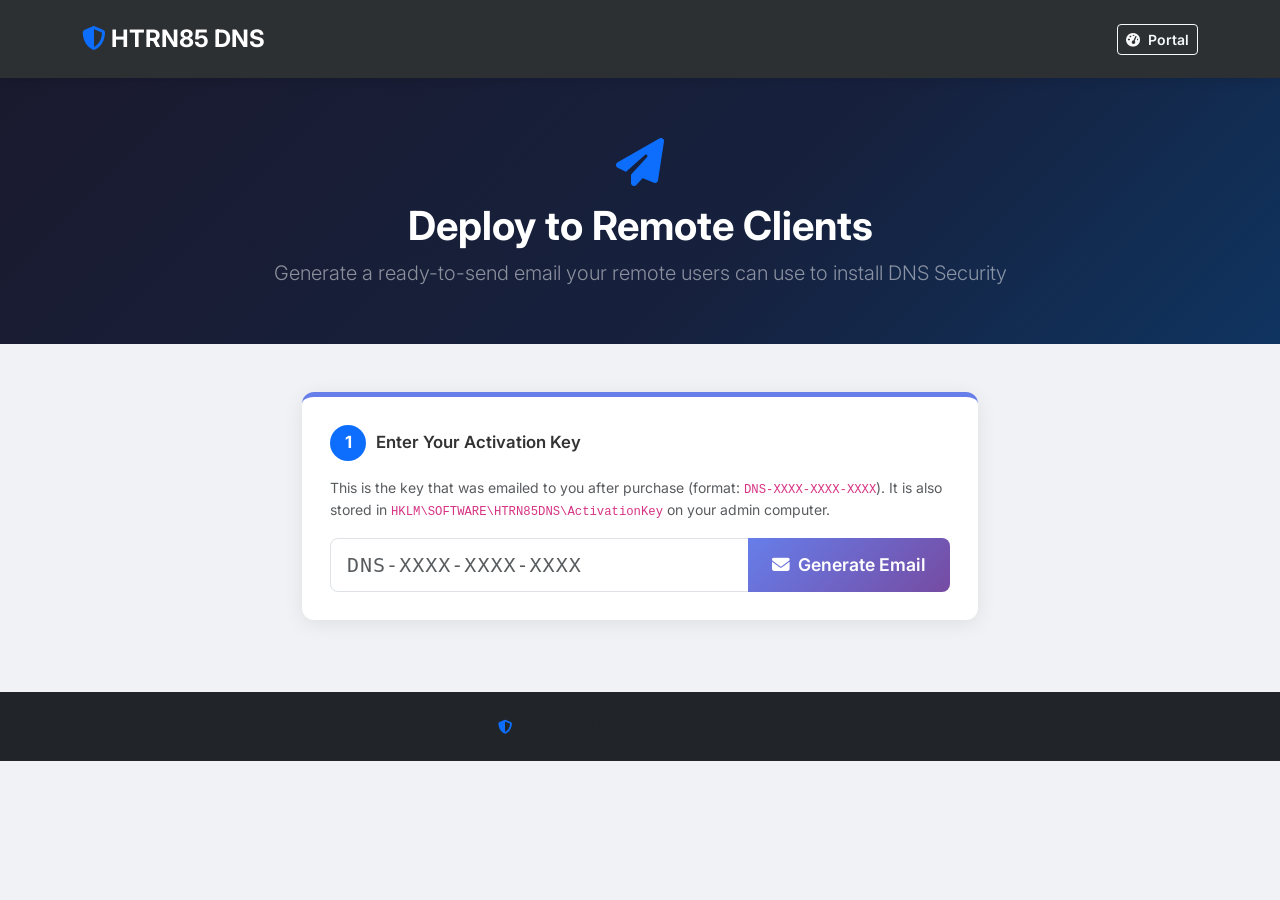
<file: deploy.html>
<!DOCTYPE html>
<html lang="en">
<head>
    <meta charset="UTF-8">
    <meta name="viewport" content="width=device-width, initial-scale=1.0">
    <title>Deploy to Remote Clients - HTRN85 DNS Security</title>
    <link href="https://cdn.jsdelivr.net/npm/bootstrap@5.3.0/dist/css/bootstrap.min.css" rel="stylesheet">
    <link href="https://cdnjs.cloudflare.com/ajax/libs/font-awesome/6.4.0/css/all.min.css" rel="stylesheet">
    <link href="https://fonts.googleapis.com/css2?family=Inter:wght@300;400;600;700&display=swap" rel="stylesheet">
    <link href="css/style.css" rel="stylesheet">
    <style>
        body { background: #f0f2f5; font-family: 'Inter', sans-serif; }

        .hero {
            background: linear-gradient(135deg, #1a1a2e 0%, #16213e 60%, #0f3460 100%);
            color: white;
            padding: 60px 0 40px;
        }

        .step-card {
            background: white;
            border-radius: 12px;
            padding: 28px;
            box-shadow: 0 4px 20px rgba(0,0,0,0.08);
            margin-bottom: 24px;
        }

        .step-badge {
            width: 36px; height: 36px;
            border-radius: 50%;
            background: #0d6efd;
            color: white;
            font-weight: 700;
            display: inline-flex;
            align-items: center;
            justify-content: center;
            margin-right: 10px;
            flex-shrink: 0;
        }

        .step-title {
            font-weight: 600;
            font-size: 1.05rem;
            display: flex;
            align-items: center;
            margin-bottom: 16px;
        }

        #emailPanel { display: none; }

        .email-preview {
            background: #f8f9fa;
            border: 1px solid #dee2e6;
            border-radius: 8px;
            padding: 20px;
            font-family: 'Courier New', monospace;
            font-size: 0.85rem;
            white-space: pre-wrap;
            word-break: break-word;
            max-height: 340px;
            overflow-y: auto;
        }

        .copy-btn {
            position: relative;
        }

        .copied-toast {
            position: fixed;
            bottom: 30px;
            left: 50%;
            transform: translateX(-50%);
            background: #198754;
            color: white;
            padding: 10px 24px;
            border-radius: 8px;
            font-weight: 600;
            z-index: 9999;
            opacity: 0;
            transition: opacity 0.3s;
            pointer-events: none;
        }

        .copied-toast.show { opacity: 1; }

        .key-info-bar {
            background: #e8f4fd;
            border: 1px solid #bee5fb;
            border-radius: 8px;
            padding: 14px 18px;
            margin-bottom: 20px;
        }
    </style>
</head>
<body>

    <!-- Nav -->
    <nav class="navbar navbar-expand-lg navbar-dark bg-dark">
        <div class="container">
            <a class="navbar-brand fw-bold" href="index.html">
                <i class="fas fa-shield-alt text-primary"></i> HTRN85 DNS
            </a>
            <div class="ms-auto">
                <a href="customer-portal.html" class="btn btn-outline-light btn-sm">
                    <i class="fas fa-tachometer-alt me-1"></i> Portal
                </a>
            </div>
        </div>
    </nav>

    <!-- Hero -->
    <div class="hero">
        <div class="container text-center">
            <i class="fas fa-paper-plane fa-3x mb-3 text-primary"></i>
            <h1 class="fw-bold mb-2">Deploy to Remote Clients</h1>
            <p class="lead text-white-50">Generate a ready-to-send email your remote users can use to install DNS Security</p>
        </div>
    </div>

    <div class="container py-5" style="max-width: 700px;">

        <!-- Step 1: Enter Key -->
        <div class="step-card">
            <div class="step-title">
                <span class="step-badge">1</span>
                Enter Your Activation Key
            </div>
            <p class="text-muted small mb-3">
                This is the key that was emailed to you after purchase (format: <code>DNS-XXXX-XXXX-XXXX</code>).
                It is also stored in <code>HKLM\SOFTWARE\HTRN85DNS\ActivationKey</code> on your admin computer.
            </p>
            <div class="input-group">
                <input type="text" id="activationKeyInput" class="form-control form-control-lg"
                       placeholder="DNS-XXXX-XXXX-XXXX" autocomplete="off" spellcheck="false"
                       style="font-family: monospace; letter-spacing: 1px;">
                <button class="btn btn-primary btn-lg px-4" id="generateBtn" onclick="generateEmail()">
                    <i class="fas fa-envelope me-2"></i>Generate Email
                </button>
            </div>
            <div id="keyError" class="text-danger small mt-2" style="display:none;"></div>
        </div>

        <!-- Step 2: Copy & Send -->
        <div id="emailPanel">
            <div class="step-card">
                <div class="step-title">
                    <span class="step-badge">2</span>
                    Copy &amp; Send to Remote Users
                </div>

                <!-- Company info bar -->
                <div class="key-info-bar">
                    <div class="row g-2 align-items-center">
                        <div class="col-auto"><i class="fas fa-building text-primary me-1"></i></div>
                        <div class="col">
                            <strong id="infoCompany"></strong>
                            &nbsp;&mdash;&nbsp;
                            <span class="badge bg-primary" id="infoPlan"></span>
                            &nbsp;
                            <span class="text-muted small">up to <strong id="infoMax"></strong> computers</span>
                        </div>
                    </div>
                </div>

                <!-- Subject line -->
                <label class="form-label fw-semibold text-muted small">EMAIL SUBJECT</label>
                <div class="input-group mb-3">
                    <input type="text" id="emailSubject" class="form-control" readonly>
                    <button class="btn btn-outline-secondary" onclick="copyField('emailSubject', 'Subject copied!')">
                        <i class="fas fa-copy"></i>
                    </button>
                </div>

                <!-- Body -->
                <label class="form-label fw-semibold text-muted small">EMAIL BODY</label>
                <div class="email-preview" id="emailBody"></div>

                <div class="d-flex gap-2 mt-3">
                    <button class="btn btn-success flex-fill copy-btn" onclick="copyEmailBody()">
                        <i class="fas fa-copy me-2"></i>Copy Email Body
                    </button>
                    <a id="mailtoLink" href="#" class="btn btn-outline-primary flex-fill">
                        <i class="fas fa-external-link-alt me-2"></i>Open in Mail App
                    </a>
                </div>

                <p class="text-muted small mt-3 mb-0">
                    <i class="fas fa-info-circle me-1"></i>
                    Paste the email body into your mail client (Outlook, Gmail, etc.) and send to each remote user.
                    The download link inside the email is pre-configured with your company's key.
                </p>
            </div>

            <!-- Step 3: Monitor -->
            <div class="step-card border-0" style="background: #e8f4fd;">
                <div class="step-title">
                    <span class="step-badge" style="background:#198754;">3</span>
                    Monitor Your Devices
                </div>
                <p class="text-muted mb-3">
                    Once your remote clients install the agent, their computers will appear in your portal within minutes.
                </p>
                <a href="customer-portal.html" class="btn btn-success">
                    <i class="fas fa-tachometer-alt me-2"></i>Open Customer Portal
                </a>
            </div>
        </div>

    </div>

    <!-- Copy toast -->
    <div class="copied-toast" id="copiedToast"></div>

    <!-- Footer -->
    <footer class="py-4 bg-dark text-center">
        <p class="text-muted mb-0 small">
            <i class="fas fa-shield-alt text-primary me-1"></i> HTRN85 DNS Security &mdash;
            <a href="privacy-policy.html" class="text-muted">Privacy Policy</a>
        </p>
    </footer>

    <script src="https://cdn.jsdelivr.net/npm/bootstrap@5.3.0/dist/js/bootstrap.bundle.min.js"></script>
    <script src="js/deploy.js"></script>
</body>
</html>
</file>
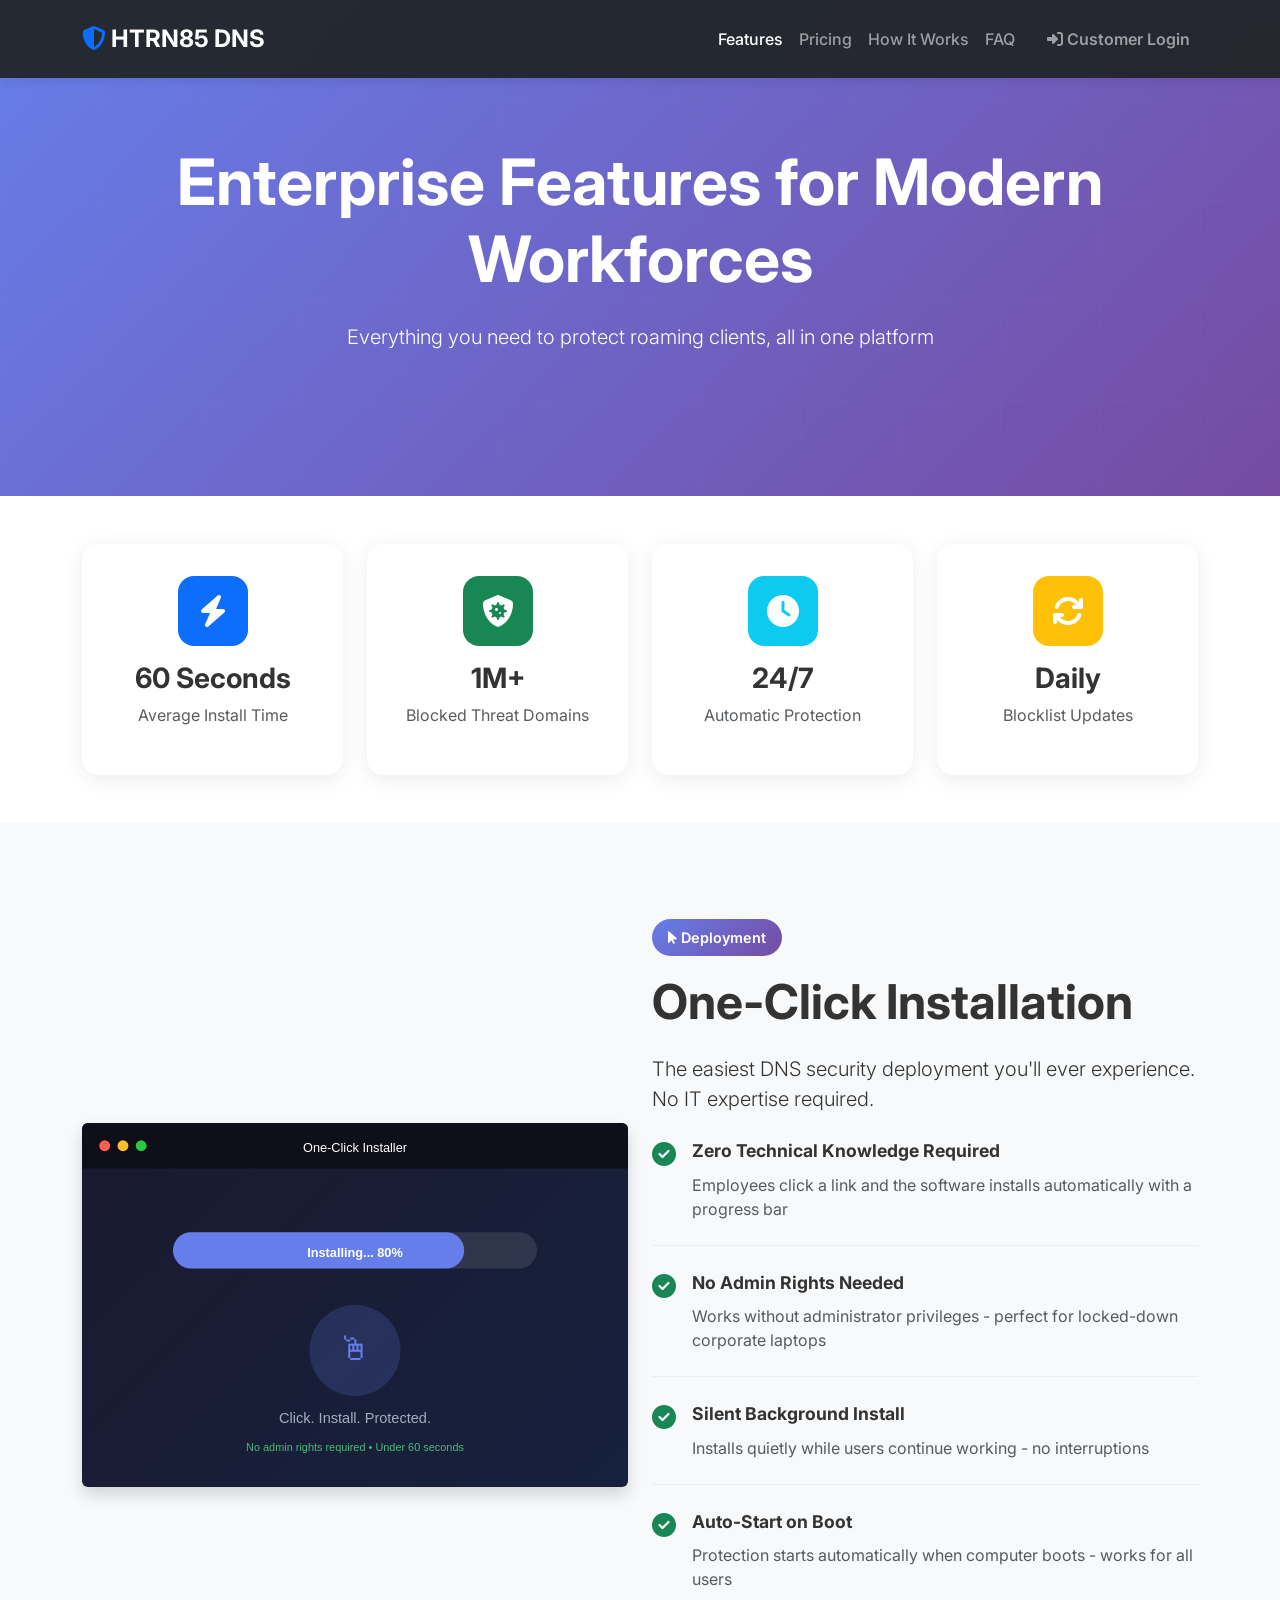
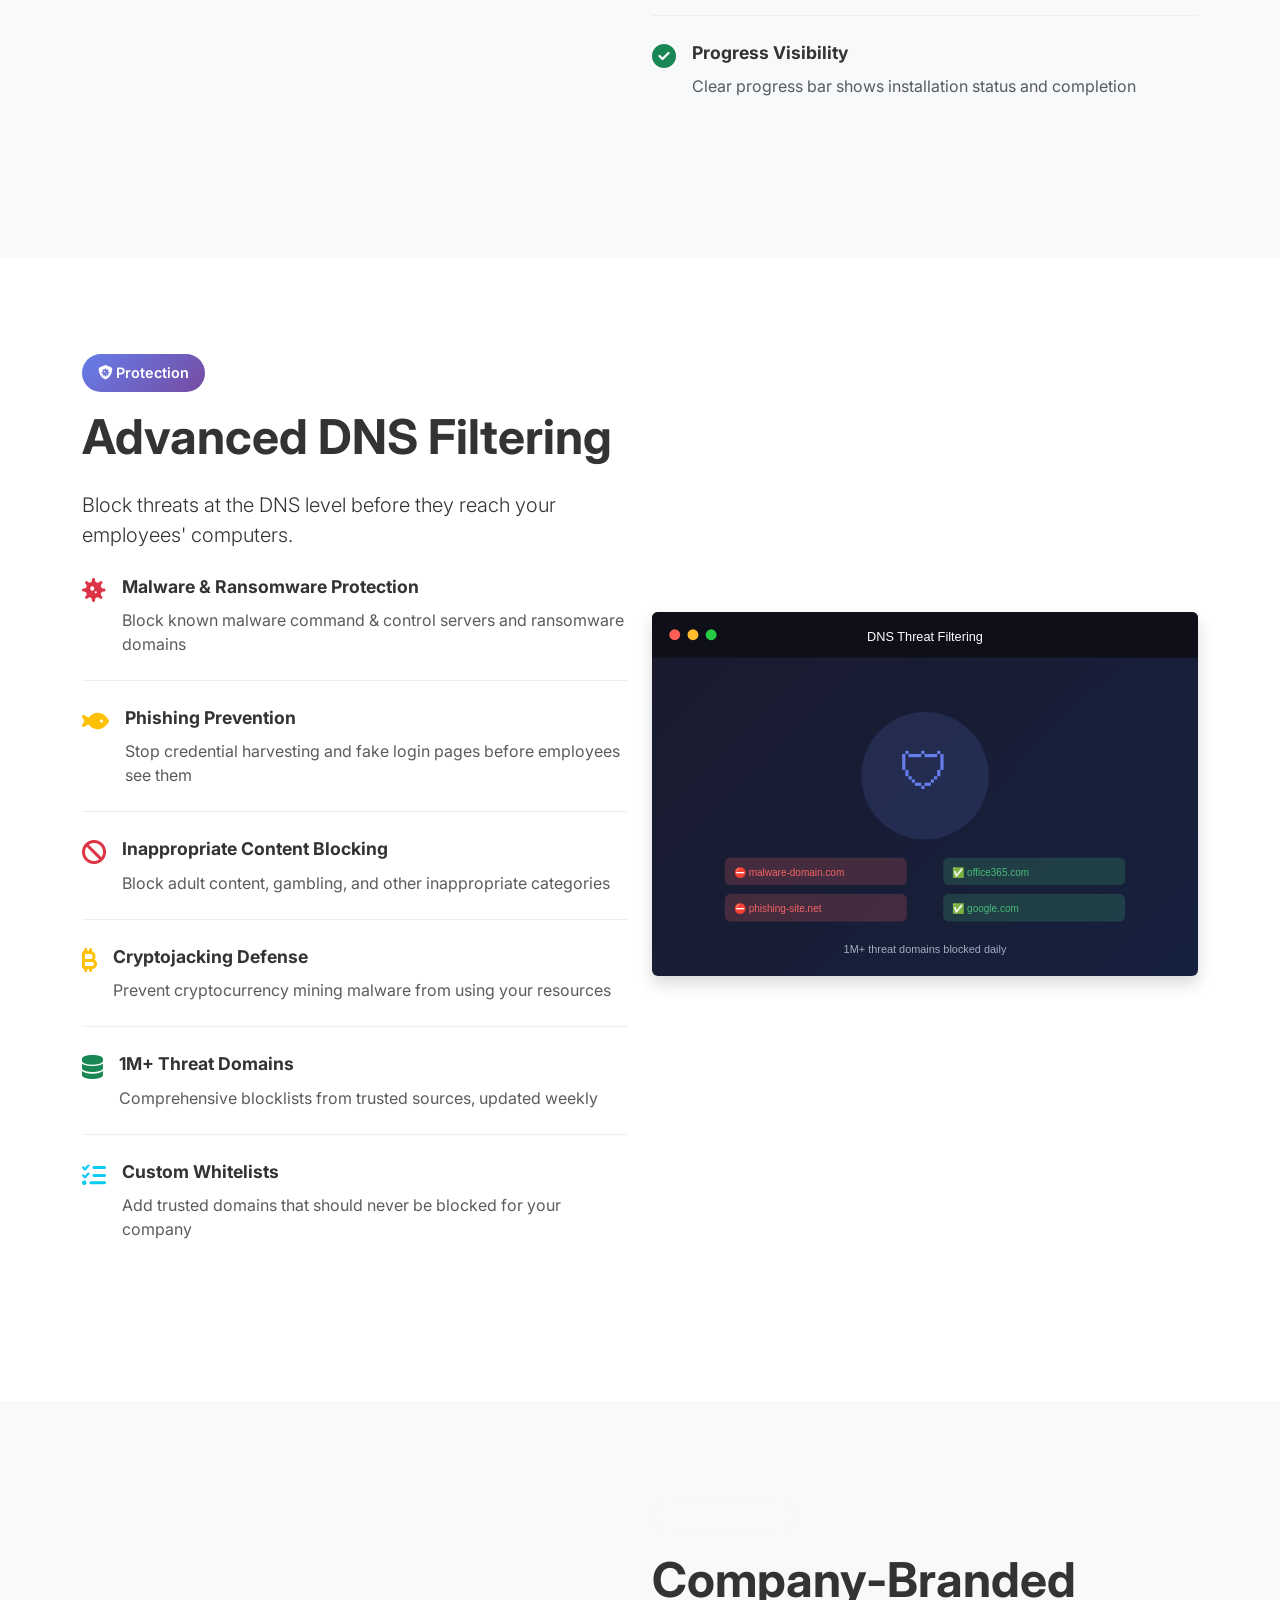
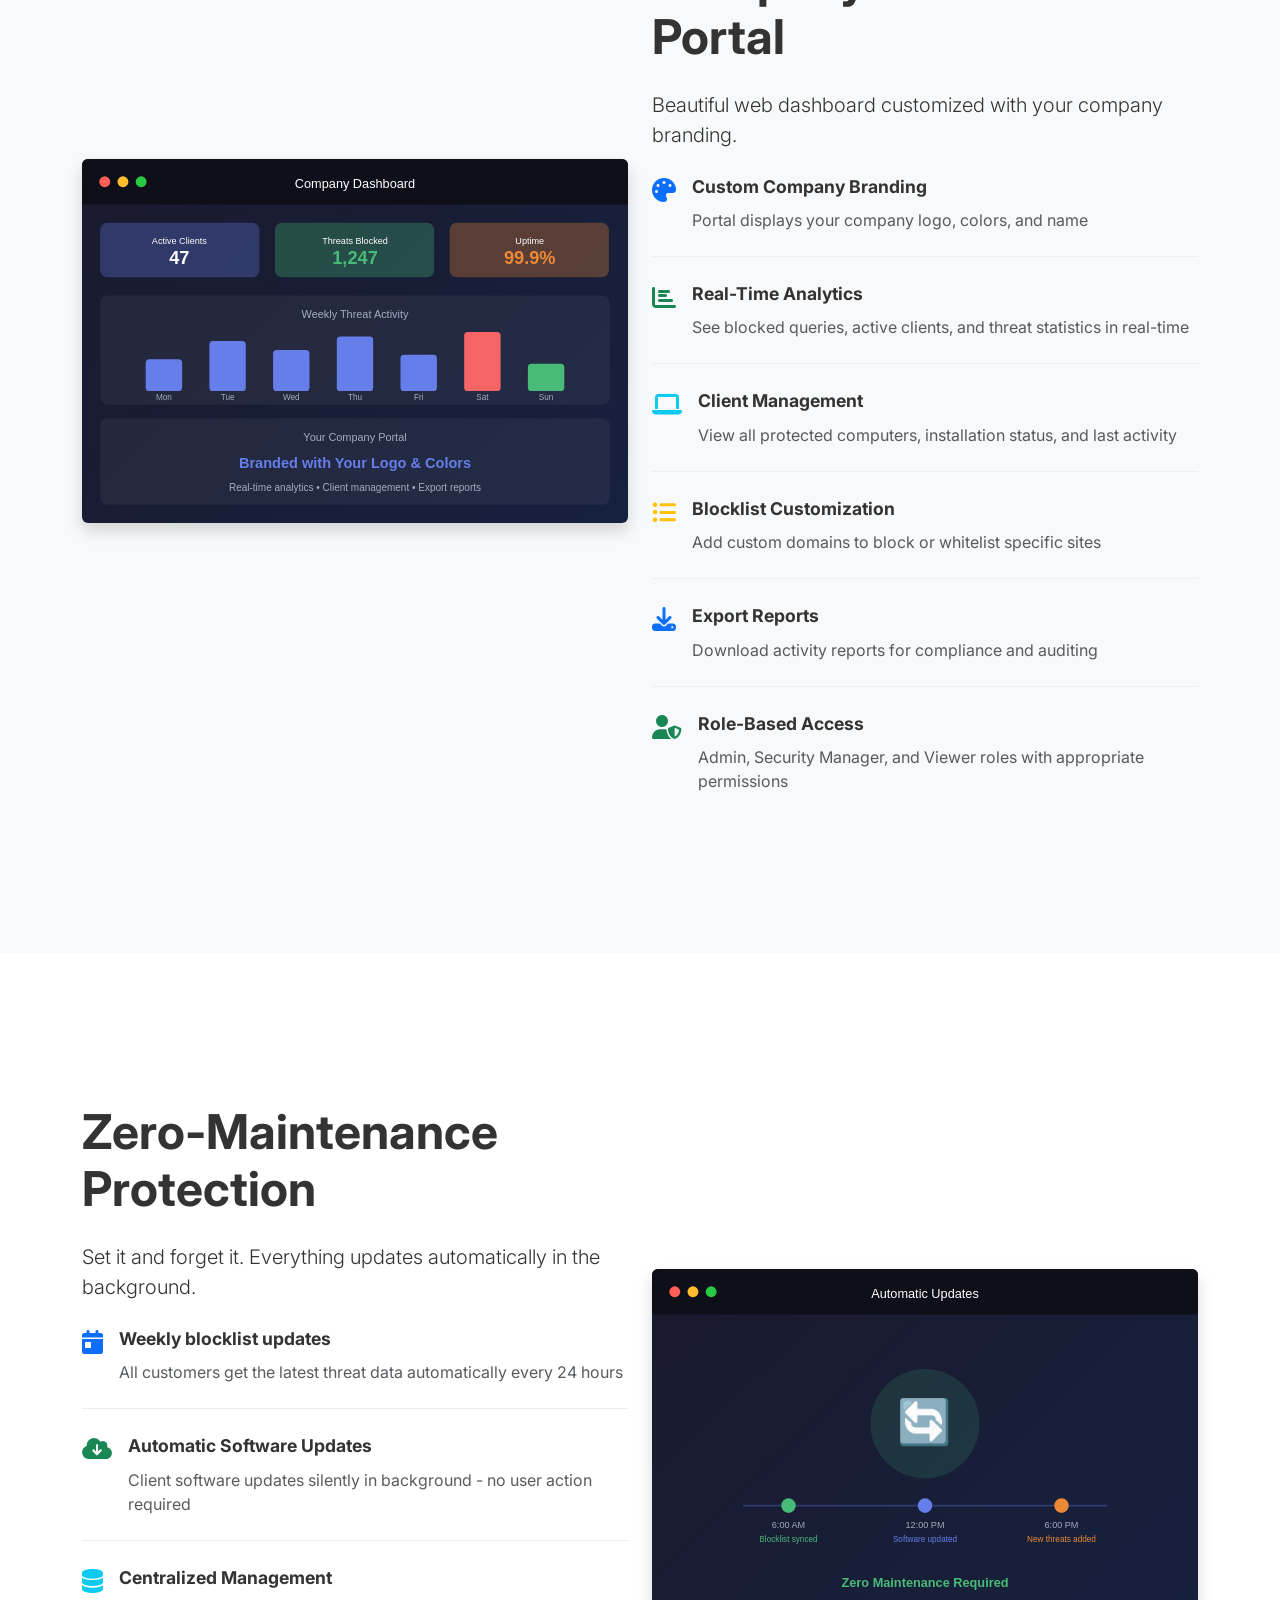
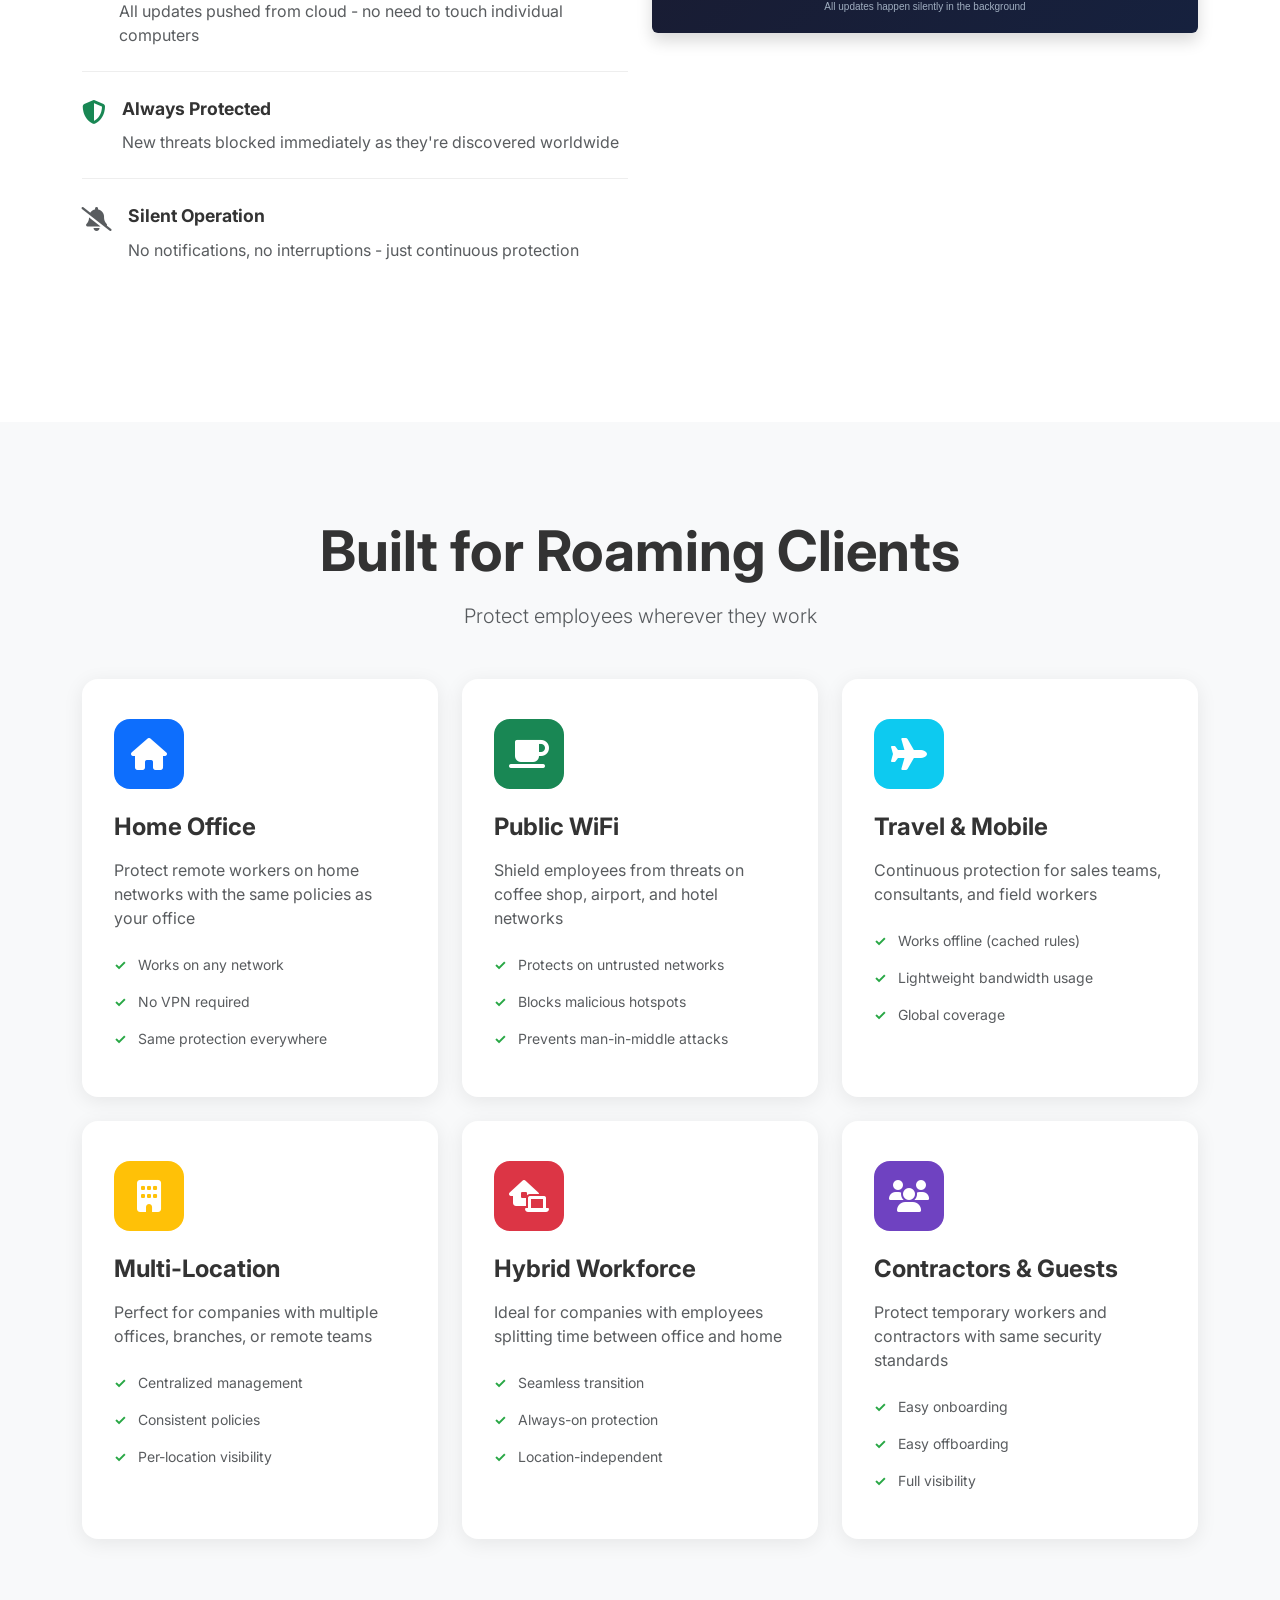
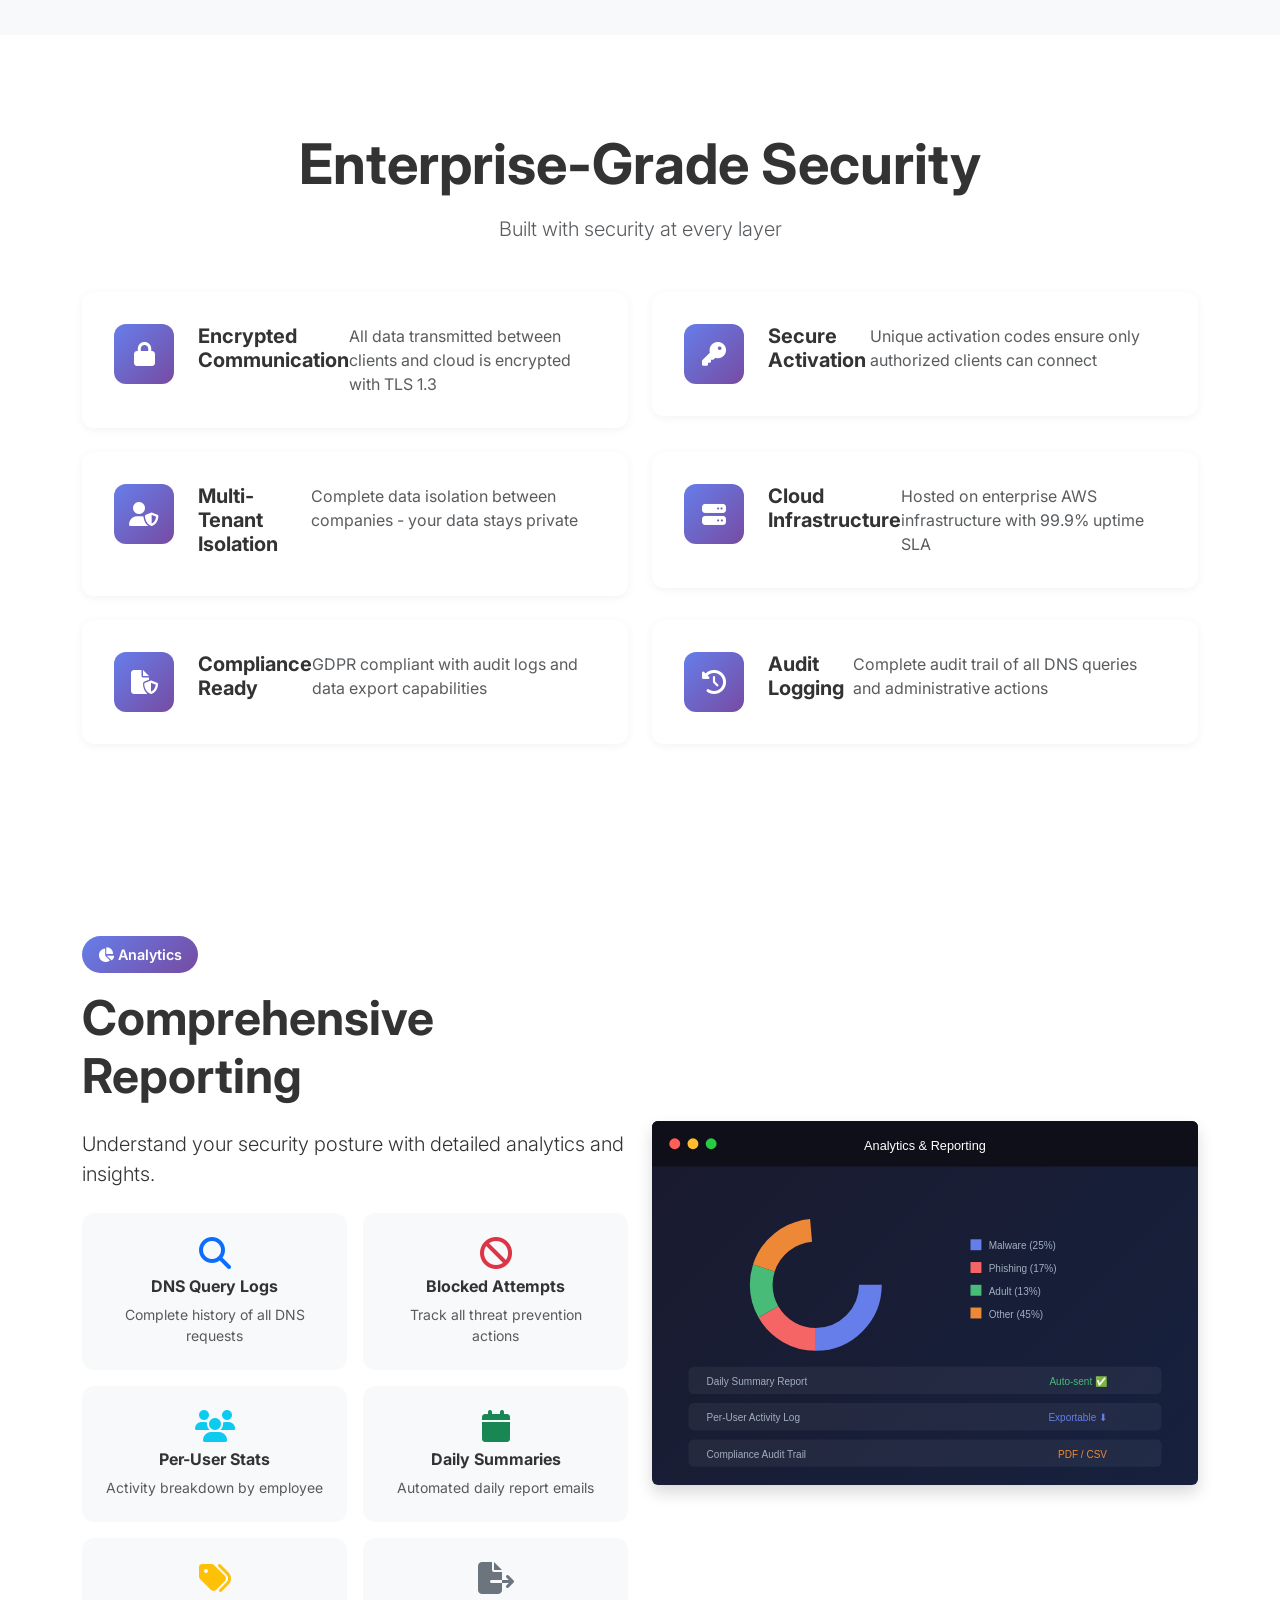
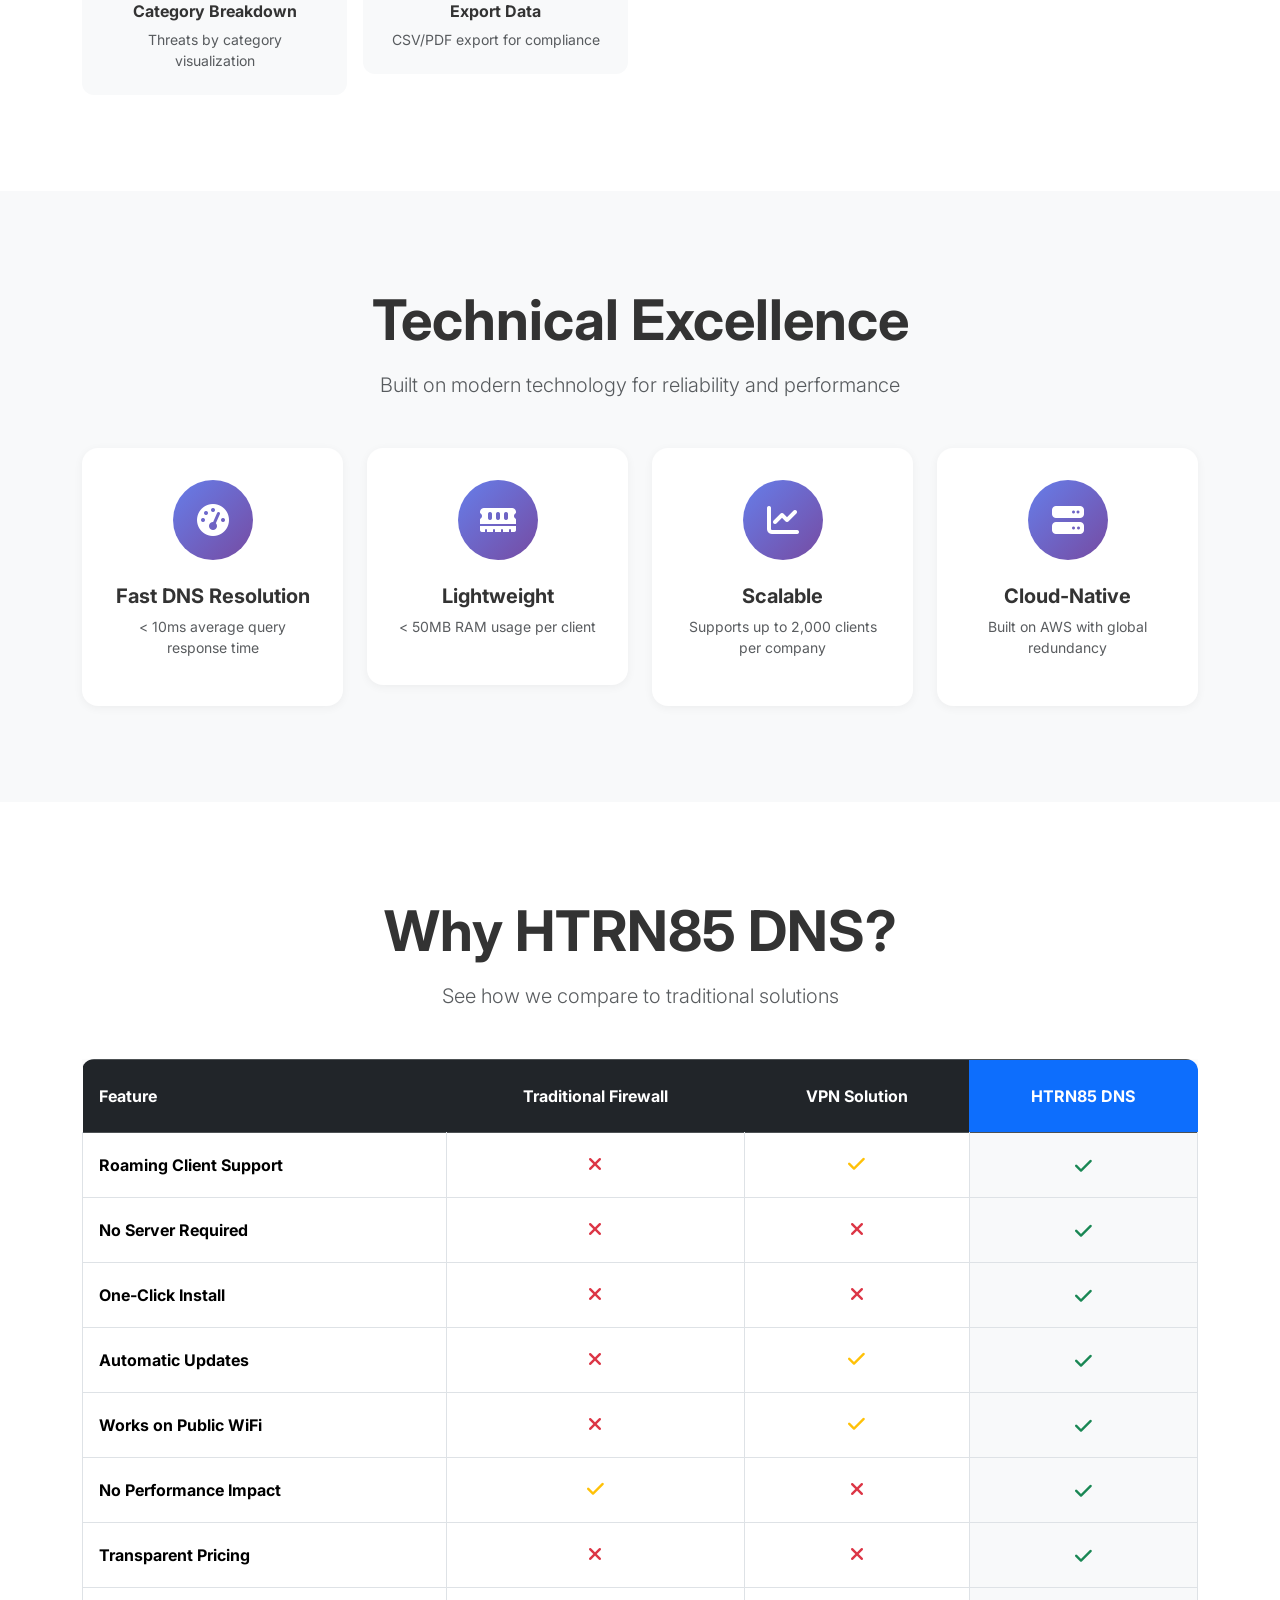
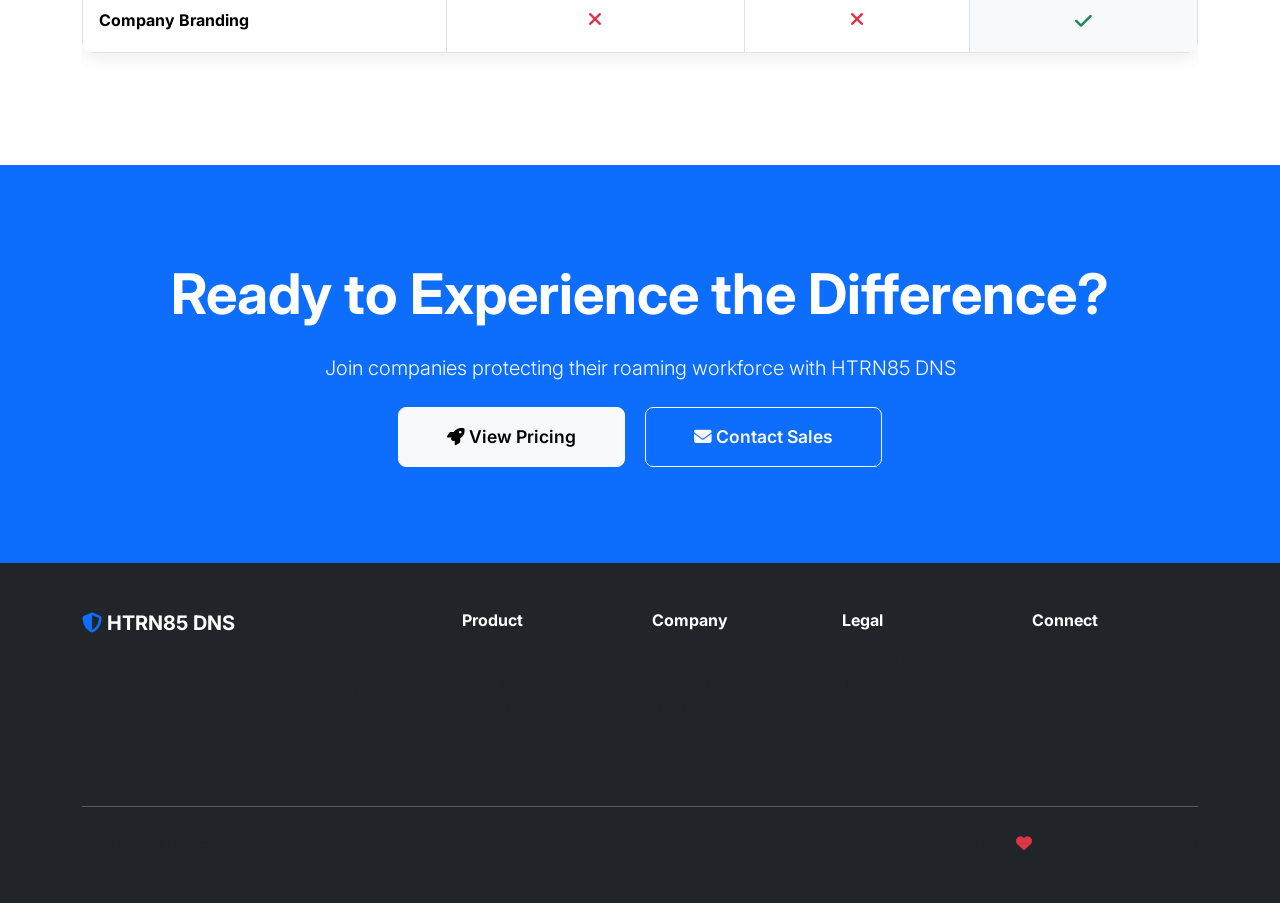
<file: features.html>
<!DOCTYPE html>
<html lang="en">
<head>
    <meta charset="UTF-8">
    <meta name="viewport" content="width=device-width, initial-scale=1.0">    
    <!-- SECURITY HEADERS -->
    <meta name="referrer" content="strict-origin-when-cross-origin">
    <meta http-equiv="X-Content-Type-Options" content="nosniff">
    <meta http-equiv="X-Frame-Options" content="DENY">
    <meta http-equiv="Permissions-Policy" content="accelerometer=(), camera=(), geolocation=(), microphone=()">
    <meta name="description" content="Complete features of HTRN85 DNS Security - Enterprise DNS protection for roaming clients">
    <title>Features - HTRN85 DNS Security</title>
    
    <!-- Bootstrap 5 -->
    <link href="https://cdn.jsdelivr.net/npm/bootstrap@5.3.0/dist/css/bootstrap.min.css" rel="stylesheet">
    <!-- Font Awesome -->
    <link href="https://cdnjs.cloudflare.com/ajax/libs/font-awesome/6.4.0/css/all.min.css" rel="stylesheet">
    <!-- Google Fonts -->
    <link href="https://fonts.googleapis.com/css2?family=Inter:wght@300;400;600;700;800&display=swap" rel="stylesheet">
    <!-- Custom CSS -->
    <link href="css/style.css" rel="stylesheet">
    <link href="css/features.css" rel="stylesheet">
</head>
<body>
    <!-- Navigation -->
    <nav class="navbar navbar-expand-lg navbar-dark bg-dark fixed-top">
        <div class="container">
            <a class="navbar-brand fw-bold" href="index.html">
                <i class="fas fa-shield-alt text-primary"></i> HTRN85 DNS
            </a>
            <button class="navbar-toggler" type="button" data-bs-toggle="collapse" data-bs-target="#navbarNav">
                <span class="navbar-toggler-icon"></span>
            </button>
            <div class="collapse navbar-collapse" id="navbarNav">
                <ul class="navbar-nav ms-auto">
                    <li class="nav-item">
                        <a class="nav-link active" href="features.html">Features</a>
                    </li>
                    <li class="nav-item">
                        <a class="nav-link" href="pricing.html">Pricing</a>
                    </li>
                    <li class="nav-item">
                        <a class="nav-link" href="index.html#how-it-works">How It Works</a>
                    </li>
                    <li class="nav-item">
                        <a class="nav-link" href="index.html#faq">FAQ</a>
                    </li>
                    <li class="nav-item">
                        <a class="nav-link btn btn-outline-primary ms-lg-3" href="#" onclick="alert('Customer portal coming soon! Contact support@htrn85dns.com'); return false;">
                            <i class="fas fa-sign-in-alt"></i> Customer Login
                        </a>
                    </li>
                </ul>
            </div>
        </div>
    </nav>

    <!-- Hero Section -->
    <section class="features-hero py-5">
        <div class="container py-5 mt-5">
            <div class="text-center text-white">
                <h1 class="display-3 fw-bold mb-4">Enterprise Features for Modern Workforces</h1>
                <p class="lead mb-5">Everything you need to protect roaming clients, all in one platform</p>
            </div>
        </div>
    </section>

    <!-- Quick Overview -->
    <section class="py-5">
        <div class="container">
            <div class="row g-4">
                <div class="col-md-3">
                    <div class="feature-stat text-center">
                        <div class="stat-icon bg-primary">
                            <i class="fas fa-bolt"></i>
                        </div>
                        <h3 class="fw-bold">60 Seconds</h3>
                        <p class="text-muted">Average Install Time</p>
                    </div>
                </div>
                <div class="col-md-3">
                    <div class="feature-stat text-center">
                        <div class="stat-icon bg-success">
                            <i class="fas fa-shield-virus"></i>
                        </div>
                        <h3 class="fw-bold">1M+</h3>
                        <p class="text-muted">Blocked Threat Domains</p>
                    </div>
                </div>
                <div class="col-md-3">
                    <div class="feature-stat text-center">
                        <div class="stat-icon bg-info">
                            <i class="fas fa-clock"></i>
                        </div>
                        <h3 class="fw-bold">24/7</h3>
                        <p class="text-muted">Automatic Protection</p>
                    </div>
                </div>
                <div class="col-md-3">
                    <div class="feature-stat text-center">
                        <div class="stat-icon bg-warning">
                            <i class="fas fa-sync"></i>
                        </div>
                        <h3 class="fw-bold">Daily</h3>
                        <p class="text-muted">Blocklist Updates</p>
                    </div>
                </div>
            </div>
        </div>
    </section>

    <!-- Deployment Features -->
    <section class="py-5 bg-light">
        <div class="container py-5">
            <div class="row align-items-center mb-5">
                <div class="col-lg-6 mb-4">
                    <div class="feature-image">
                        <svg viewBox="0 0 600 400" class="img-fluid rounded shadow" style="background: linear-gradient(135deg, #1a1a2e 0%, #16213e 100%); border-radius: 12px;">
                            <rect x="0" y="0" width="600" height="50" fill="#0f0f1a"/>
                            <circle cx="25" cy="25" r="6" fill="#ff5f56"/>
                            <circle cx="45" cy="25" r="6" fill="#ffbd2e"/>
                            <circle cx="65" cy="25" r="6" fill="#27ca40"/>
                            <text x="300" y="32" fill="#ffffff" font-family="Arial" font-size="14" text-anchor="middle">One-Click Installer</text>
                            <!-- Progress bar illustration -->
                            <rect x="100" y="120" width="400" height="40" rx="20" fill="#ffffff" opacity="0.1"/>
                            <rect x="100" y="120" width="320" height="40" rx="20" fill="#667eea"/>
                            <text x="300" y="147" fill="#ffffff" font-family="Arial" font-size="14" font-weight="bold" text-anchor="middle">Installing... 80%</text>
                            <!-- Mouse cursor icon -->
                            <circle cx="300" cy="250" r="50" fill="#667eea" opacity="0.2"/>
                            <text x="300" y="260" fill="#667eea" font-family="Arial" font-size="36" text-anchor="middle">&#x1F5B1;</text>
                            <text x="300" y="330" fill="#a0aec0" font-family="Arial" font-size="16" text-anchor="middle">Click. Install. Protected.</text>
                            <text x="300" y="360" fill="#48bb78" font-family="Arial" font-size="12" text-anchor="middle">No admin rights required • Under 60 seconds</text>
                        </svg>
                    </div>
                </div>
                <div class="col-lg-6">
                    <div class="feature-badge mb-3">
                        <i class="fas fa-mouse-pointer"></i> Deployment
                    </div>
                    <h2 class="display-5 fw-bold mb-4">One-Click Installation</h2>
                    <p class="lead mb-4">The easiest DNS security deployment you'll ever experience. No IT expertise required.</p>
                    
                    <ul class="feature-list">
                        <li>
                            <i class="fas fa-check-circle text-success"></i>
                            <div>
                                <strong>Zero Technical Knowledge Required</strong>
                                <p class="text-muted mb-0">Employees click a link and the software installs automatically with a progress bar</p>
                            </div>
                        </li>
                        <li>
                            <i class="fas fa-check-circle text-success"></i>
                            <div>
                                <strong>No Admin Rights Needed</strong>
                                <p class="text-muted mb-0">Works without administrator privileges - perfect for locked-down corporate laptops</p>
                            </div>
                        </li>
                        <li>
                            <i class="fas fa-check-circle text-success"></i>
                            <div>
                                <strong>Silent Background Install</strong>
                                <p class="text-muted mb-0">Installs quietly while users continue working - no interruptions</p>
                            </div>
                        </li>
                        <li>
                            <i class="fas fa-check-circle text-success"></i>
                            <div>
                                <strong>Auto-Start on Boot</strong>
                                <p class="text-muted mb-0">Protection starts automatically when computer boots - works for all users</p>
                            </div>
                        </li>
                        <li>
                            <i class="fas fa-check-circle text-success"></i>
                            <div>
                                <strong>Progress Visibility</strong>
                                <p class="text-muted mb-0">Clear progress bar shows installation status and completion</p>
                            </div>
                        </li>
                    </ul>
                </div>
            </div>
        </div>
    </section>

    <!-- DNS Protection Features -->
    <section class="py-5">
        <div class="container py-5">
            <div class="row align-items-center mb-5">
                <div class="col-lg-6 order-lg-2 mb-4">
                    <div class="feature-image">
                        <svg viewBox="0 0 600 400" class="img-fluid rounded shadow" style="background: linear-gradient(135deg, #1a1a2e 0%, #16213e 100%); border-radius: 12px;">
                            <rect x="0" y="0" width="600" height="50" fill="#0f0f1a"/>
                            <circle cx="25" cy="25" r="6" fill="#ff5f56"/>
                            <circle cx="45" cy="25" r="6" fill="#ffbd2e"/>
                            <circle cx="65" cy="25" r="6" fill="#27ca40"/>
                            <text x="300" y="32" fill="#ffffff" font-family="Arial" font-size="14" text-anchor="middle">DNS Threat Filtering</text>
                            <!-- Shield icon -->
                            <circle cx="300" cy="180" r="70" fill="#667eea" opacity="0.15"/>
                            <text x="300" y="195" fill="#667eea" font-family="Arial" font-size="56" text-anchor="middle">&#x1F6E1;</text>
                            <!-- Blocked items -->
                            <rect x="80" y="270" width="200" height="30" rx="6" fill="#f56565" opacity="0.2"/>
                            <text x="90" y="290" fill="#f56565" font-family="Arial" font-size="11">⛔ malware-domain.com</text>
                            <rect x="80" y="310" width="200" height="30" rx="6" fill="#f56565" opacity="0.2"/>
                            <text x="90" y="330" fill="#f56565" font-family="Arial" font-size="11">⛔ phishing-site.net</text>
                            <!-- Allowed items -->
                            <rect x="320" y="270" width="200" height="30" rx="6" fill="#48bb78" opacity="0.2"/>
                            <text x="330" y="290" fill="#48bb78" font-family="Arial" font-size="11">✅ office365.com</text>
                            <rect x="320" y="310" width="200" height="30" rx="6" fill="#48bb78" opacity="0.2"/>
                            <text x="330" y="330" fill="#48bb78" font-family="Arial" font-size="11">✅ google.com</text>
                            <text x="300" y="375" fill="#a0aec0" font-family="Arial" font-size="12" text-anchor="middle">1M+ threat domains blocked daily</text>
                        </svg>
                    </div>
                </div>
                <div class="col-lg-6 order-lg-1">
                    <div class="feature-badge mb-3">
                        <i class="fas fa-shield-virus"></i> Protection
                    </div>
                    <h2 class="display-5 fw-bold mb-4">Advanced DNS Filtering</h2>
                    <p class="lead mb-4">Block threats at the DNS level before they reach your employees' computers.</p>
                    
                    <ul class="feature-list">
                        <li>
                            <i class="fas fa-virus text-danger"></i>
                            <div>
                                <strong>Malware & Ransomware Protection</strong>
                                <p class="text-muted mb-0">Block known malware command & control servers and ransomware domains</p>
                            </div>
                        </li>
                        <li>
                            <i class="fas fa-fish text-warning"></i>
                            <div>
                                <strong>Phishing Prevention</strong>
                                <p class="text-muted mb-0">Stop credential harvesting and fake login pages before employees see them</p>
                            </div>
                        </li>
                        <li>
                            <i class="fas fa-ban text-danger"></i>
                            <div>
                                <strong>Inappropriate Content Blocking</strong>
                                <p class="text-muted mb-0">Block adult content, gambling, and other inappropriate categories</p>
                            </div>
                        </li>
                        <li>
                            <i class="fas fa-bitcoin-sign text-warning"></i>
                            <div>
                                <strong>Cryptojacking Defense</strong>
                                <p class="text-muted mb-0">Prevent cryptocurrency mining malware from using your resources</p>
                            </div>
                        </li>
                        <li>
                            <i class="fas fa-database text-success"></i>
                            <div>
                                <strong>1M+ Threat Domains</strong>
                                <p class="text-muted mb-0">Comprehensive blocklists from trusted sources, updated weekly</p>
                            </div>
                        </li>
                        <li>
                            <i class="fas fa-list-check text-info"></i>
                            <div>
                                <strong>Custom Whitelists</strong>
                                <p class="text-muted mb-0">Add trusted domains that should never be blocked for your company</p>
                            </div>
                        </li>
                    </ul>
                </div>
            </div>
        </div>
    </section>

    <!-- Management Features -->
    <section class="py-5 bg-light">
        <div class="container py-5">
            <div class="row align-items-center mb-5">
                <div class="col-lg-6 mb-4">
                    <div class="feature-image">
                        <svg viewBox="0 0 600 400" class="img-fluid rounded shadow" style="background: linear-gradient(135deg, #1a1a2e 0%, #16213e 100%); border-radius: 12px;">
                            <rect x="0" y="0" width="600" height="50" fill="#0f0f1a"/>
                            <circle cx="25" cy="25" r="6" fill="#ff5f56"/>
                            <circle cx="45" cy="25" r="6" fill="#ffbd2e"/>
                            <circle cx="65" cy="25" r="6" fill="#27ca40"/>
                            <text x="300" y="32" fill="#ffffff" font-family="Arial" font-size="14" text-anchor="middle">Company Dashboard</text>
                            <!-- Stats row -->
                            <rect x="20" y="70" width="175" height="60" rx="8" fill="#667eea" opacity="0.3"/>
                            <text x="107" y="93" fill="#ffffff" font-family="Arial" font-size="10" text-anchor="middle">Active Clients</text>
                            <text x="107" y="115" fill="#ffffff" font-family="Arial" font-size="20" font-weight="bold" text-anchor="middle">47</text>
                            <rect x="212" y="70" width="175" height="60" rx="8" fill="#48bb78" opacity="0.3"/>
                            <text x="300" y="93" fill="#ffffff" font-family="Arial" font-size="10" text-anchor="middle">Threats Blocked</text>
                            <text x="300" y="115" fill="#48bb78" font-family="Arial" font-size="20" font-weight="bold" text-anchor="middle">1,247</text>
                            <rect x="404" y="70" width="175" height="60" rx="8" fill="#ed8936" opacity="0.3"/>
                            <text x="492" y="93" fill="#ffffff" font-family="Arial" font-size="10" text-anchor="middle">Uptime</text>
                            <text x="492" y="115" fill="#ed8936" font-family="Arial" font-size="20" font-weight="bold" text-anchor="middle">99.9%</text>
                            <!-- Chart area -->
                            <rect x="20" y="150" width="560" height="120" rx="8" fill="#ffffff" opacity="0.05"/>
                            <text x="300" y="175" fill="#a0aec0" font-family="Arial" font-size="12" text-anchor="middle">Weekly Threat Activity</text>
                            <!-- Bar chart -->
                            <rect x="70" y="220" width="40" height="35" rx="4" fill="#667eea"/>
                            <rect x="140" y="200" width="40" height="55" rx="4" fill="#667eea"/>
                            <rect x="210" y="210" width="40" height="45" rx="4" fill="#667eea"/>
                            <rect x="280" y="195" width="40" height="60" rx="4" fill="#667eea"/>
                            <rect x="350" y="215" width="40" height="40" rx="4" fill="#667eea"/>
                            <rect x="420" y="190" width="40" height="65" rx="4" fill="#f56565"/>
                            <rect x="490" y="225" width="40" height="30" rx="4" fill="#48bb78"/>
                            <!-- Labels -->
                            <text x="90" y="265" fill="#a0aec0" font-family="Arial" font-size="9" text-anchor="middle">Mon</text>
                            <text x="160" y="265" fill="#a0aec0" font-family="Arial" font-size="9" text-anchor="middle">Tue</text>
                            <text x="230" y="265" fill="#a0aec0" font-family="Arial" font-size="9" text-anchor="middle">Wed</text>
                            <text x="300" y="265" fill="#a0aec0" font-family="Arial" font-size="9" text-anchor="middle">Thu</text>
                            <text x="370" y="265" fill="#a0aec0" font-family="Arial" font-size="9" text-anchor="middle">Fri</text>
                            <text x="440" y="265" fill="#a0aec0" font-family="Arial" font-size="9" text-anchor="middle">Sat</text>
                            <text x="510" y="265" fill="#a0aec0" font-family="Arial" font-size="9" text-anchor="middle">Sun</text>
                            <!-- Footer -->
                            <rect x="20" y="285" width="560" height="95" rx="8" fill="#ffffff" opacity="0.05"/>
                            <text x="300" y="310" fill="#a0aec0" font-family="Arial" font-size="12" text-anchor="middle">Your Company Portal</text>
                            <text x="300" y="340" fill="#667eea" font-family="Arial" font-size="16" font-weight="bold" text-anchor="middle">Branded with Your Logo &amp; Colors</text>
                            <text x="300" y="365" fill="#a0aec0" font-family="Arial" font-size="11" text-anchor="middle">Real-time analytics • Client management • Export reports</text>
                        </svg>
                    </div>
                </div>
                <div class="col-lg-6">
                    <div class="feature-badge mb-3">
                        <i class="fas fa-chart-line"></i> Management
                    </div>
                    <h2 class="display-5 fw-bold mb-4">Company-Branded Portal</h2>
                    <p class="lead mb-4">Beautiful web dashboard customized with your company branding.</p>
                    
                    <ul class="feature-list">
                        <li>
                            <i class="fas fa-palette text-primary"></i>
                            <div>
                                <strong>Custom Company Branding</strong>
                                <p class="text-muted mb-0">Portal displays your company logo, colors, and name</p>
                            </div>
                        </li>
                        <li>
                            <i class="fas fa-chart-bar text-success"></i>
                            <div>
                                <strong>Real-Time Analytics</strong>
                                <p class="text-muted mb-0">See blocked queries, active clients, and threat statistics in real-time</p>
                            </div>
                        </li>
                        <li>
                            <i class="fas fa-laptop text-info"></i>
                            <div>
                                <strong>Client Management</strong>
                                <p class="text-muted mb-0">View all protected computers, installation status, and last activity</p>
                            </div>
                        </li>
                        <li>
                            <i class="fas fa-list-ul text-warning"></i>
                            <div>
                                <strong>Blocklist Customization</strong>
                                <p class="text-muted mb-0">Add custom domains to block or whitelist specific sites</p>
                            </div>
                        </li>
                        <li>
                            <i class="fas fa-download text-primary"></i>
                            <div>
                                <strong>Export Reports</strong>
                                <p class="text-muted mb-0">Download activity reports for compliance and auditing</p>
                            </div>
                        </li>
                        <li>
                            <i class="fas fa-user-shield text-success"></i>
                            <div>
                                <strong>Role-Based Access</strong>
                                <p class="text-muted mb-0">Admin, Security Manager, and Viewer roles with appropriate permissions</p>
                            </div>
                        </li>
                    </ul>
                </div>
            </div>
        </div>
    </section>

    <!-- Automatic Updates -->
    <section class="py-5">
        <div class="container py-5">
            <div class="row align-items-center mb-5">
                <div class="col-lg-6 order-lg-2 mb-4">
                    <div class="feature-image">
                        <svg viewBox="0 0 600 400" class="img-fluid rounded shadow" style="background: linear-gradient(135deg, #1a1a2e 0%, #16213e 100%); border-radius: 12px;">
                            <rect x="0" y="0" width="600" height="50" fill="#0f0f1a"/>
                            <circle cx="25" cy="25" r="6" fill="#ff5f56"/>
                            <circle cx="45" cy="25" r="6" fill="#ffbd2e"/>
                            <circle cx="65" cy="25" r="6" fill="#27ca40"/>
                            <text x="300" y="32" fill="#ffffff" font-family="Arial" font-size="14" text-anchor="middle">Automatic Updates</text>
                            <!-- Sync icon -->
                            <circle cx="300" cy="170" r="60" fill="#48bb78" opacity="0.15"/>
                            <text x="300" y="185" fill="#48bb78" font-family="Arial" font-size="48" text-anchor="middle">&#x1F504;</text>
                            <!-- Timeline -->
                            <line x1="100" y1="260" x2="500" y2="260" stroke="#667eea" stroke-width="2" opacity="0.3"/>
                            <circle cx="150" cy="260" r="8" fill="#48bb78"/>
                            <text x="150" y="285" fill="#a0aec0" font-family="Arial" font-size="10" text-anchor="middle">6:00 AM</text>
                            <text x="150" y="300" fill="#48bb78" font-family="Arial" font-size="9" text-anchor="middle">Blocklist synced</text>
                            <circle cx="300" cy="260" r="8" fill="#667eea"/>
                            <text x="300" y="285" fill="#a0aec0" font-family="Arial" font-size="10" text-anchor="middle">12:00 PM</text>
                            <text x="300" y="300" fill="#667eea" font-family="Arial" font-size="9" text-anchor="middle">Software updated</text>
                            <circle cx="450" cy="260" r="8" fill="#ed8936"/>
                            <text x="450" y="285" fill="#a0aec0" font-family="Arial" font-size="10" text-anchor="middle">6:00 PM</text>
                            <text x="450" y="300" fill="#ed8936" font-family="Arial" font-size="9" text-anchor="middle">New threats added</text>
                            <text x="300" y="350" fill="#48bb78" font-family="Arial" font-size="14" font-weight="bold" text-anchor="middle">Zero Maintenance Required</text>
                            <text x="300" y="375" fill="#a0aec0" font-family="Arial" font-size="11" text-anchor="middle">All updates happen silently in the background</text>
                        </svg>
                    </div>
                </div>
                <div class="col-lg-6 order-lg-1">
                    <div class="feature-badge mb-3">
                        <i class="fas fa-sync-alt"></i> Automation
                    </div>
                    <h2 class="display-5 fw-bold mb-4">Zero-Maintenance Protection</h2>
                    <p class="lead mb-4">Set it and forget it. Everything updates automatically in the background.</p>
                    
                    <ul class="feature-list">
                        <li>
                            <i class="fas fa-calendar-day text-primary"></i>
                            <div>
                                <strong>Weekly blocklist updates</strong>
                                <p class="text-muted mb-0">All customers get the latest threat data automatically every 24 hours</p>
                            </div>
                        </li>
                        <li>
                            <i class="fas fa-cloud-download-alt text-success"></i>
                            <div>
                                <strong>Automatic Software Updates</strong>
                                <p class="text-muted mb-0">Client software updates silently in background - no user action required</p>
                            </div>
                        </li>
                        <li>
                            <i class="fas fa-database text-info"></i>
                            <div>
                                <strong>Centralized Management</strong>
                                <p class="text-muted mb-0">All updates pushed from cloud - no need to touch individual computers</p>
                            </div>
                        </li>
                        <li>
                            <i class="fas fa-shield-alt text-success"></i>
                            <div>
                                <strong>Always Protected</strong>
                                <p class="text-muted mb-0">New threats blocked immediately as they're discovered worldwide</p>
                            </div>
                        </li>
                        <li>
                            <i class="fas fa-bell-slash text-muted"></i>
                            <div>
                                <strong>Silent Operation</strong>
                                <p class="text-muted mb-0">No notifications, no interruptions - just continuous protection</p>
                            </div>
                        </li>
                    </ul>
                </div>
            </div>
        </div>
    </section>

    <!-- Roaming Client Features -->
    <section class="py-5 bg-light">
        <div class="container py-5">
            <div class="text-center mb-5">
                <h2 class="display-4 fw-bold mb-3">Built for Roaming Clients</h2>
                <p class="lead text-muted">Protect employees wherever they work</p>
            </div>

            <div class="row g-4">
                <div class="col-md-6 col-lg-4">
                    <div class="feature-detail-card">
                        <div class="card-icon bg-primary">
                            <i class="fas fa-home"></i>
                        </div>
                        <h4 class="fw-bold mb-3">Home Office</h4>
                        <p class="text-muted">Protect remote workers on home networks with the same policies as your office</p>
                        <ul class="small text-muted">
                            <li>Works on any network</li>
                            <li>No VPN required</li>
                            <li>Same protection everywhere</li>
                        </ul>
                    </div>
                </div>

                <div class="col-md-6 col-lg-4">
                    <div class="feature-detail-card">
                        <div class="card-icon bg-success">
                            <i class="fas fa-coffee"></i>
                        </div>
                        <h4 class="fw-bold mb-3">Public WiFi</h4>
                        <p class="text-muted">Shield employees from threats on coffee shop, airport, and hotel networks</p>
                        <ul class="small text-muted">
                            <li>Protects on untrusted networks</li>
                            <li>Blocks malicious hotspots</li>
                            <li>Prevents man-in-middle attacks</li>
                        </ul>
                    </div>
                </div>

                <div class="col-md-6 col-lg-4">
                    <div class="feature-detail-card">
                        <div class="card-icon bg-info">
                            <i class="fas fa-plane"></i>
                        </div>
                        <h4 class="fw-bold mb-3">Travel & Mobile</h4>
                        <p class="text-muted">Continuous protection for sales teams, consultants, and field workers</p>
                        <ul class="small text-muted">
                            <li>Works offline (cached rules)</li>
                            <li>Lightweight bandwidth usage</li>
                            <li>Global coverage</li>
                        </ul>
                    </div>
                </div>

                <div class="col-md-6 col-lg-4">
                    <div class="feature-detail-card">
                        <div class="card-icon bg-warning">
                            <i class="fas fa-building"></i>
                        </div>
                        <h4 class="fw-bold mb-3">Multi-Location</h4>
                        <p class="text-muted">Perfect for companies with multiple offices, branches, or remote teams</p>
                        <ul class="small text-muted">
                            <li>Centralized management</li>
                            <li>Consistent policies</li>
                            <li>Per-location visibility</li>
                        </ul>
                    </div>
                </div>

                <div class="col-md-6 col-lg-4">
                    <div class="feature-detail-card">
                        <div class="card-icon bg-danger">
                            <i class="fas fa-laptop-house"></i>
                        </div>
                        <h4 class="fw-bold mb-3">Hybrid Workforce</h4>
                        <p class="text-muted">Ideal for companies with employees splitting time between office and home</p>
                        <ul class="small text-muted">
                            <li>Seamless transition</li>
                            <li>Always-on protection</li>
                            <li>Location-independent</li>
                        </ul>
                    </div>
                </div>

                <div class="col-md-6 col-lg-4">
                    <div class="feature-detail-card">
                        <div class="card-icon bg-purple">
                            <i class="fas fa-users"></i>
                        </div>
                        <h4 class="fw-bold mb-3">Contractors & Guests</h4>
                        <p class="text-muted">Protect temporary workers and contractors with same security standards</p>
                        <ul class="small text-muted">
                            <li>Easy onboarding</li>
                            <li>Easy offboarding</li>
                            <li>Full visibility</li>
                        </ul>
                    </div>
                </div>
            </div>
        </div>
    </section>

    <!-- Security Features -->
    <section class="py-5">
        <div class="container py-5">
            <div class="text-center mb-5">
                <h2 class="display-4 fw-bold mb-3">Enterprise-Grade Security</h2>
                <p class="lead text-muted">Built with security at every layer</p>
            </div>

            <div class="row g-4">
                <div class="col-md-6">
                    <div class="security-feature">
                        <div class="security-icon">
                            <i class="fas fa-lock"></i>
                        </div>
                        <h5 class="fw-bold">Encrypted Communication</h5>
                        <p class="text-muted">All data transmitted between clients and cloud is encrypted with TLS 1.3</p>
                    </div>
                </div>

                <div class="col-md-6">
                    <div class="security-feature">
                        <div class="security-icon">
                            <i class="fas fa-key"></i>
                        </div>
                        <h5 class="fw-bold">Secure Activation</h5>
                        <p class="text-muted">Unique activation codes ensure only authorized clients can connect</p>
                    </div>
                </div>

                <div class="col-md-6">
                    <div class="security-feature">
                        <div class="security-icon">
                            <i class="fas fa-user-shield"></i>
                        </div>
                        <h5 class="fw-bold">Multi-Tenant Isolation</h5>
                        <p class="text-muted">Complete data isolation between companies - your data stays private</p>
                    </div>
                </div>

                <div class="col-md-6">
                    <div class="security-feature">
                        <div class="security-icon">
                            <i class="fas fa-server"></i>
                        </div>
                        <h5 class="fw-bold">Cloud Infrastructure</h5>
                        <p class="text-muted">Hosted on enterprise AWS infrastructure with 99.9% uptime SLA</p>
                    </div>
                </div>

                <div class="col-md-6">
                    <div class="security-feature">
                        <div class="security-icon">
                            <i class="fas fa-file-shield"></i>
                        </div>
                        <h5 class="fw-bold">Compliance Ready</h5>
                        <p class="text-muted">GDPR compliant with audit logs and data export capabilities</p>
                    </div>
                </div>

                <div class="col-md-6">
                    <div class="security-feature">
                        <div class="security-icon">
                            <i class="fas fa-history"></i>
                        </div>
                        <h5 class="fw-bold">Audit Logging</h5>
                        <p class="text-muted">Complete audit trail of all DNS queries and administrative actions</p>
                    </div>
                </div>
            </div>
        </div>
    </section>

    <!-- Reporting Features -->
    <section class="py-5">
        <div class="container py-5">
            <div class="row align-items-center">
                <div class="col-lg-6 order-lg-2 mb-4">
                    <div class="feature-image">
                        <svg viewBox="0 0 600 400" class="img-fluid rounded shadow" style="background: linear-gradient(135deg, #1a1a2e 0%, #16213e 100%); border-radius: 12px;">
                            <rect x="0" y="0" width="600" height="50" fill="#0f0f1a"/>
                            <circle cx="25" cy="25" r="6" fill="#ff5f56"/>
                            <circle cx="45" cy="25" r="6" fill="#ffbd2e"/>
                            <circle cx="65" cy="25" r="6" fill="#27ca40"/>
                            <text x="300" y="32" fill="#ffffff" font-family="Arial" font-size="14" text-anchor="middle">Analytics &amp; Reporting</text>
                            <!-- Pie chart -->
                            <circle cx="180" cy="180" r="60" fill="none" stroke="#667eea" stroke-width="25" stroke-dasharray="94 283"/>
                            <circle cx="180" cy="180" r="60" fill="none" stroke="#f56565" stroke-width="25" stroke-dasharray="63 314" stroke-dashoffset="-94"/>
                            <circle cx="180" cy="180" r="60" fill="none" stroke="#48bb78" stroke-width="25" stroke-dasharray="50 327" stroke-dashoffset="-157"/>
                            <circle cx="180" cy="180" r="60" fill="none" stroke="#ed8936" stroke-width="25" stroke-dasharray="70 307" stroke-dashoffset="-207"/>
                            <!-- Legend -->
                            <rect x="350" y="130" width="12" height="12" fill="#667eea"/>
                            <text x="370" y="141" fill="#a0aec0" font-family="Arial" font-size="11">Malware (25%)</text>
                            <rect x="350" y="155" width="12" height="12" fill="#f56565"/>
                            <text x="370" y="166" fill="#a0aec0" font-family="Arial" font-size="11">Phishing (17%)</text>
                            <rect x="350" y="180" width="12" height="12" fill="#48bb78"/>
                            <text x="370" y="191" fill="#a0aec0" font-family="Arial" font-size="11">Adult (13%)</text>
                            <rect x="350" y="205" width="12" height="12" fill="#ed8936"/>
                            <text x="370" y="216" fill="#a0aec0" font-family="Arial" font-size="11">Other (45%)</text>
                            <!-- Report rows -->
                            <rect x="40" y="270" width="520" height="30" rx="6" fill="#ffffff" opacity="0.05"/>
                            <text x="60" y="290" fill="#a0aec0" font-family="Arial" font-size="11">Daily Summary Report</text>
                            <text x="500" y="290" fill="#48bb78" font-family="Arial" font-size="11" text-anchor="end">Auto-sent ✅</text>
                            <rect x="40" y="310" width="520" height="30" rx="6" fill="#ffffff" opacity="0.05"/>
                            <text x="60" y="330" fill="#a0aec0" font-family="Arial" font-size="11">Per-User Activity Log</text>
                            <text x="500" y="330" fill="#667eea" font-family="Arial" font-size="11" text-anchor="end">Exportable ⬇</text>
                            <rect x="40" y="350" width="520" height="30" rx="6" fill="#ffffff" opacity="0.05"/>
                            <text x="60" y="370" fill="#a0aec0" font-family="Arial" font-size="11">Compliance Audit Trail</text>
                            <text x="500" y="370" fill="#ed8936" font-family="Arial" font-size="11" text-anchor="end">PDF / CSV</text>
                        </svg>
                    </div>
                </div>
                <div class="col-lg-6 order-lg-1">
                    <div class="feature-badge mb-3">
                        <i class="fas fa-chart-pie"></i> Analytics
                    </div>
                    <h2 class="display-5 fw-bold mb-4">Comprehensive Reporting</h2>
                    <p class="lead mb-4">Understand your security posture with detailed analytics and insights.</p>
                    
                    <div class="row g-3">
                        <div class="col-6">
                            <div class="report-item">
                                <i class="fas fa-search text-primary fa-2x mb-2"></i>
                                <h6 class="fw-bold">DNS Query Logs</h6>
                                <p class="small text-muted mb-0">Complete history of all DNS requests</p>
                            </div>
                        </div>
                        <div class="col-6">
                            <div class="report-item">
                                <i class="fas fa-ban text-danger fa-2x mb-2"></i>
                                <h6 class="fw-bold">Blocked Attempts</h6>
                                <p class="small text-muted mb-0">Track all threat prevention actions</p>
                            </div>
                        </div>
                        <div class="col-6">
                            <div class="report-item">
                                <i class="fas fa-users text-info fa-2x mb-2"></i>
                                <h6 class="fw-bold">Per-User Stats</h6>
                                <p class="small text-muted mb-0">Activity breakdown by employee</p>
                            </div>
                        </div>
                        <div class="col-6">
                            <div class="report-item">
                                <i class="fas fa-calendar text-success fa-2x mb-2"></i>
                                <h6 class="fw-bold">Daily Summaries</h6>
                                <p class="small text-muted mb-0">Automated daily report emails</p>
                            </div>
                        </div>
                        <div class="col-6">
                            <div class="report-item">
                                <i class="fas fa-tags text-warning fa-2x mb-2"></i>
                                <h6 class="fw-bold">Category Breakdown</h6>
                                <p class="small text-muted mb-0">Threats by category visualization</p>
                            </div>
                        </div>
                        <div class="col-6">
                            <div class="report-item">
                                <i class="fas fa-file-export text-secondary fa-2x mb-2"></i>
                                <h6 class="fw-bold">Export Data</h6>
                                <p class="small text-muted mb-0">CSV/PDF export for compliance</p>
                            </div>
                        </div>
                    </div>
                </div>
            </div>
        </div>
    </section>

    <!-- Technical Features -->
    <section class="py-5 bg-light">
        <div class="container py-5">
            <div class="text-center mb-5">
                <h2 class="display-4 fw-bold mb-3">Technical Excellence</h2>
                <p class="lead text-muted">Built on modern technology for reliability and performance</p>
            </div>

            <div class="row g-4">
                <div class="col-lg-3 col-md-6">
                    <div class="tech-feature text-center">
                        <div class="tech-icon">
                            <i class="fas fa-tachometer-alt"></i>
                        </div>
                        <h5 class="fw-bold">Fast DNS Resolution</h5>
                        <p class="text-muted small">< 10ms average query response time</p>
                    </div>
                </div>

                <div class="col-lg-3 col-md-6">
                    <div class="tech-feature text-center">
                        <div class="tech-icon">
                            <i class="fas fa-memory"></i>
                        </div>
                        <h5 class="fw-bold">Lightweight</h5>
                        <p class="text-muted small">< 50MB RAM usage per client</p>
                    </div>
                </div>

                <div class="col-lg-3 col-md-6">
                    <div class="tech-feature text-center">
                        <div class="tech-icon">
                            <i class="fas fa-chart-line"></i>
                        </div>
                        <h5 class="fw-bold">Scalable</h5>
                        <p class="text-muted small">Supports up to 2,000 clients per company</p>
                    </div>
                </div>

                <div class="col-lg-3 col-md-6">
                    <div class="tech-feature text-center">
                        <div class="tech-icon">
                            <i class="fas fa-server"></i>
                        </div>
                        <h5 class="fw-bold">Cloud-Native</h5>
                        <p class="text-muted small">Built on AWS with global redundancy</p>
                    </div>
                </div>
            </div>
        </div>
    </section>

    <!-- Comparison Section -->
    <section class="py-5">
        <div class="container py-5">
            <div class="text-center mb-5">
                <h2 class="display-4 fw-bold mb-3">Why HTRN85 DNS?</h2>
                <p class="lead text-muted">See how we compare to traditional solutions</p>
            </div>

            <div class="table-responsive">
                <table class="comparison-table table table-bordered">
                    <thead class="table-dark">
                        <tr>
                            <th>Feature</th>
                            <th class="text-center">Traditional Firewall</th>
                            <th class="text-center">VPN Solution</th>
                            <th class="text-center bg-primary text-white">HTRN85 DNS</th>
                        </tr>
                    </thead>
                    <tbody>
                        <tr>
                            <td><strong>Roaming Client Support</strong></td>
                            <td class="text-center"><i class="fas fa-times text-danger"></i></td>
                            <td class="text-center"><i class="fas fa-check text-warning"></i></td>
                            <td class="text-center bg-light"><i class="fas fa-check text-success fa-lg"></i></td>
                        </tr>
                        <tr>
                            <td><strong>No Server Required</strong></td>
                            <td class="text-center"><i class="fas fa-times text-danger"></i></td>
                            <td class="text-center"><i class="fas fa-times text-danger"></i></td>
                            <td class="text-center bg-light"><i class="fas fa-check text-success fa-lg"></i></td>
                        </tr>
                        <tr>
                            <td><strong>One-Click Install</strong></td>
                            <td class="text-center"><i class="fas fa-times text-danger"></i></td>
                            <td class="text-center"><i class="fas fa-times text-danger"></i></td>
                            <td class="text-center bg-light"><i class="fas fa-check text-success fa-lg"></i></td>
                        </tr>
                        <tr>
                            <td><strong>Automatic Updates</strong></td>
                            <td class="text-center"><i class="fas fa-times text-danger"></i></td>
                            <td class="text-center"><i class="fas fa-check text-warning"></i></td>
                            <td class="text-center bg-light"><i class="fas fa-check text-success fa-lg"></i></td>
                        </tr>
                        <tr>
                            <td><strong>Works on Public WiFi</strong></td>
                            <td class="text-center"><i class="fas fa-times text-danger"></i></td>
                            <td class="text-center"><i class="fas fa-check text-warning"></i></td>
                            <td class="text-center bg-light"><i class="fas fa-check text-success fa-lg"></i></td>
                        </tr>
                        <tr>
                            <td><strong>No Performance Impact</strong></td>
                            <td class="text-center"><i class="fas fa-check text-warning"></i></td>
                            <td class="text-center"><i class="fas fa-times text-danger"></i></td>
                            <td class="text-center bg-light"><i class="fas fa-check text-success fa-lg"></i></td>
                        </tr>
                        <tr>
                            <td><strong>Transparent Pricing</strong></td>
                            <td class="text-center"><i class="fas fa-times text-danger"></i></td>
                            <td class="text-center"><i class="fas fa-times text-danger"></i></td>
                            <td class="text-center bg-light"><i class="fas fa-check text-success fa-lg"></i></td>
                        </tr>
                        <tr>
                            <td><strong>Company Branding</strong></td>
                            <td class="text-center"><i class="fas fa-times text-danger"></i></td>
                            <td class="text-center"><i class="fas fa-times text-danger"></i></td>
                            <td class="text-center bg-light"><i class="fas fa-check text-success fa-lg"></i></td>
                        </tr>
                    </tbody>
                </table>
            </div>
        </div>
    </section>

    <!-- CTA Section -->
    <section class="cta-section py-5 bg-primary text-white">
        <div class="container py-5">
            <div class="text-center">
                <h2 class="display-4 fw-bold mb-4">Ready to Experience the Difference?</h2>
                <p class="lead mb-4">Join companies protecting their roaming workforce with HTRN85 DNS</p>
                <a href="pricing.html" class="btn btn-light btn-lg px-5 py-3 me-3">
                    <i class="fas fa-rocket"></i> View Pricing
                </a>
                <a href="mailto:sales@htrn85dns.com?subject=Sales%20Inquiry" class="btn btn-outline-light btn-lg px-5 py-3">
                    <i class="fas fa-envelope"></i> Contact Sales
                </a>
            </div>
        </div>
    </section>

    <!-- Footer -->
    <footer class="footer py-5 bg-dark text-white">
        <div class="container">
            <div class="row">
                <div class="col-md-4 mb-4">
                    <h5 class="fw-bold mb-3">
                        <i class="fas fa-shield-alt text-primary"></i> HTRN85 DNS
                    </h5>
                    <p class="text-muted">Enterprise DNS security for roaming clients. Protect your workforce anywhere with one-click deployment.</p>
                </div>
                <div class="col-md-2 mb-4">
                    <h6 class="fw-bold mb-3">Product</h6>
                    <ul class="list-unstyled">
                        <li><a href="features.html" class="text-muted">Features</a></li>
                        <li><a href="pricing.html" class="text-muted">Pricing</a></li>
                        <li><a href="index.html#how-it-works" class="text-muted">How It Works</a></li>
                        <li><a href="index.html#faq" class="text-muted">FAQ</a></li>
                    </ul>
                </div>
                <div class="col-md-2 mb-4">
                    <h6 class="fw-bold mb-3">Company</h6>
                    <ul class="list-unstyled">
                        <li><a href="#" class="text-muted">About Us</a></li>
                        <li><a href="#" class="text-muted">Contact</a></li>
                        <li><a href="#" class="text-muted">Blog</a></li>
                        <li><a href="#" class="text-muted">Careers</a></li>
                    </ul>
                </div>
                <div class="col-md-2 mb-4">
                    <h6 class="fw-bold mb-3">Legal</h6>
                    <ul class="list-unstyled">
                        <li><a href="privacy-policy.html" class="text-muted">Privacy Policy</a></li>
                        <li><a href="#" class="text-muted">Terms of Service</a></li>
                        <li><a href="#" class="text-muted">Security</a></li>
                    </ul>
                </div>
                <div class="col-md-2 mb-4">
                    <h6 class="fw-bold mb-3">Connect</h6>
                    <div class="social-links">
                        <a href="#" class="text-muted me-3"><i class="fab fa-twitter fa-lg"></i></a>
                        <a href="#" class="text-muted me-3"><i class="fab fa-linkedin fa-lg"></i></a>
                        <a href="#" class="text-muted me-3"><i class="fab fa-github fa-lg"></i></a>
                    </div>
                </div>
            </div>
            <hr class="my-4 bg-secondary">
            <div class="row">
                <div class="col-md-6">
                    <p class="text-muted mb-0">&copy; 2024 HTRN85 DNS Security. All rights reserved.</p>
                </div>
                <div class="col-md-6 text-md-end">
                    <p class="text-muted mb-0">Made with <i class="fas fa-heart text-danger"></i> for secure businesses</p>
                </div>
            </div>
        </div>
    </footer>

    <!-- Bootstrap JS -->
    <script src="https://cdn.jsdelivr.net/npm/bootstrap@5.3.0/dist/js/bootstrap.bundle.min.js"></script>
    <!-- Custom JS -->
    <script src="js/main.js"></script>
</body>
</html>
</file>
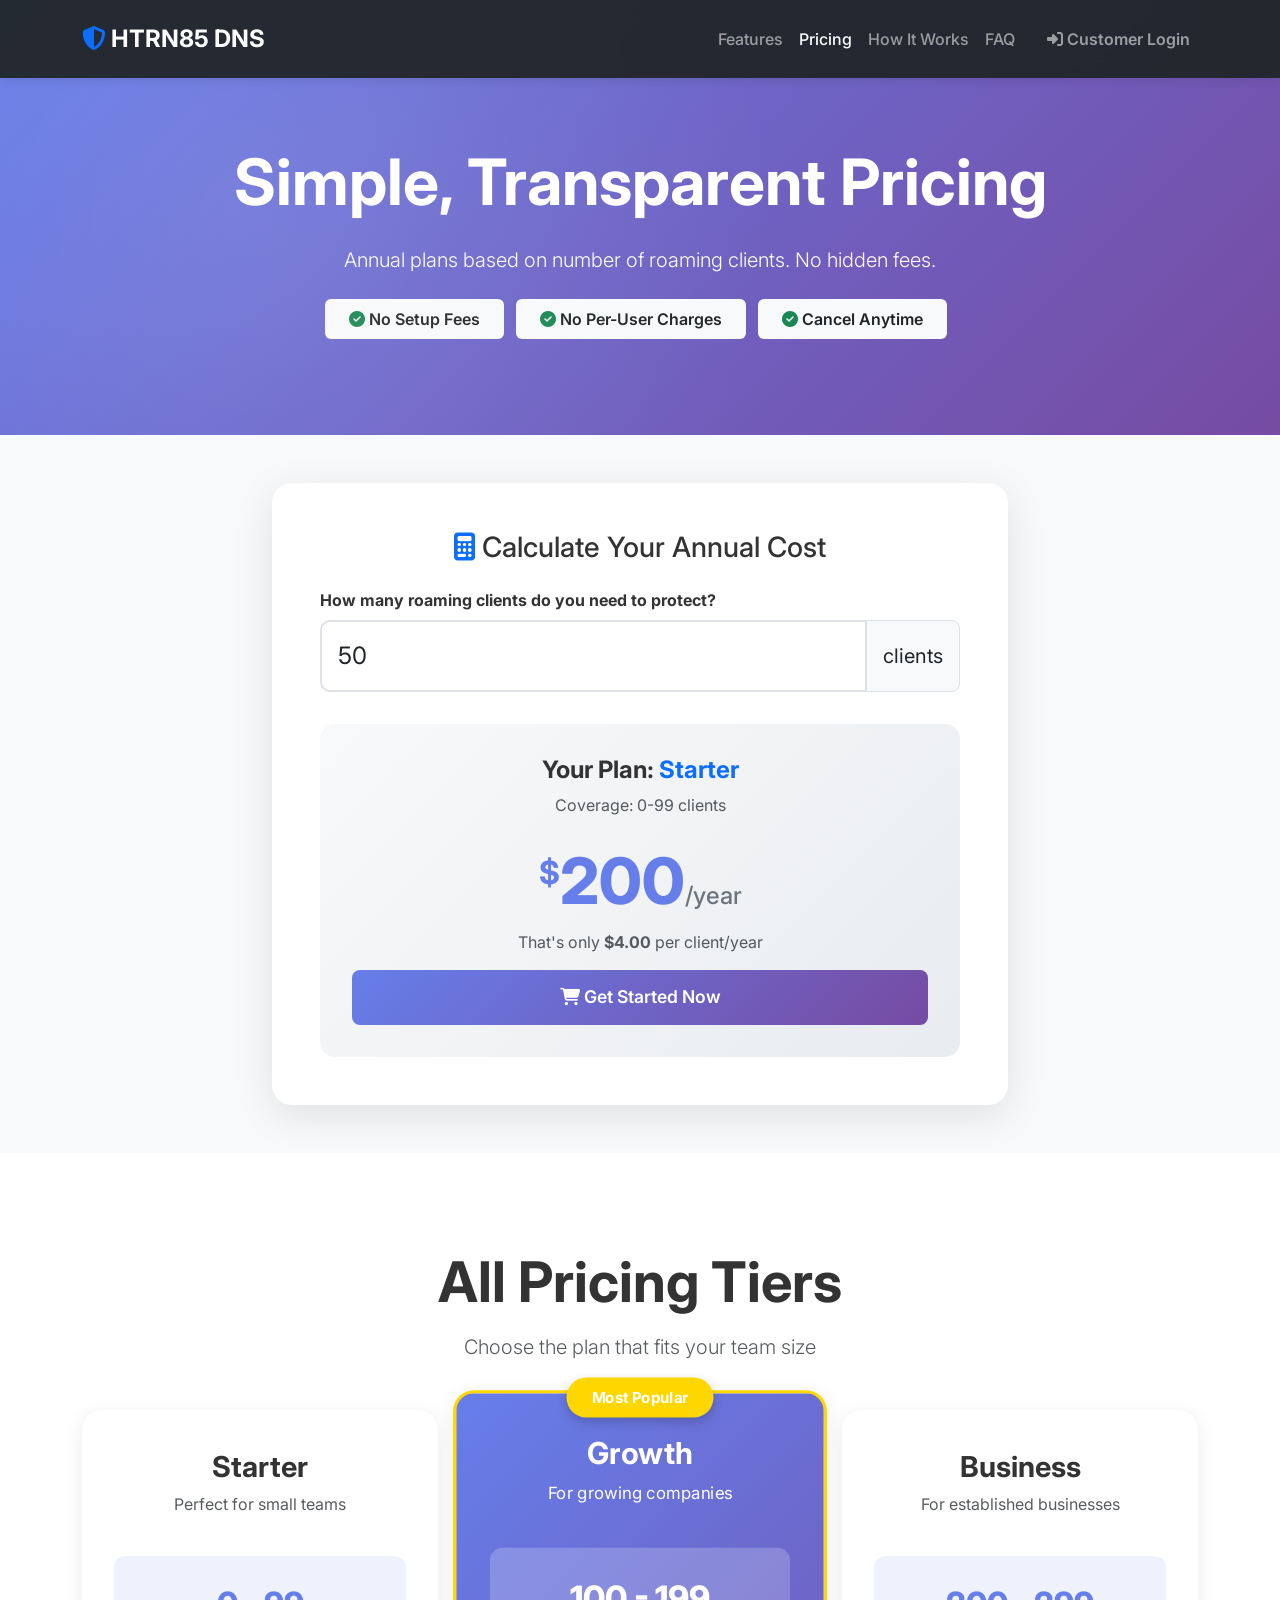
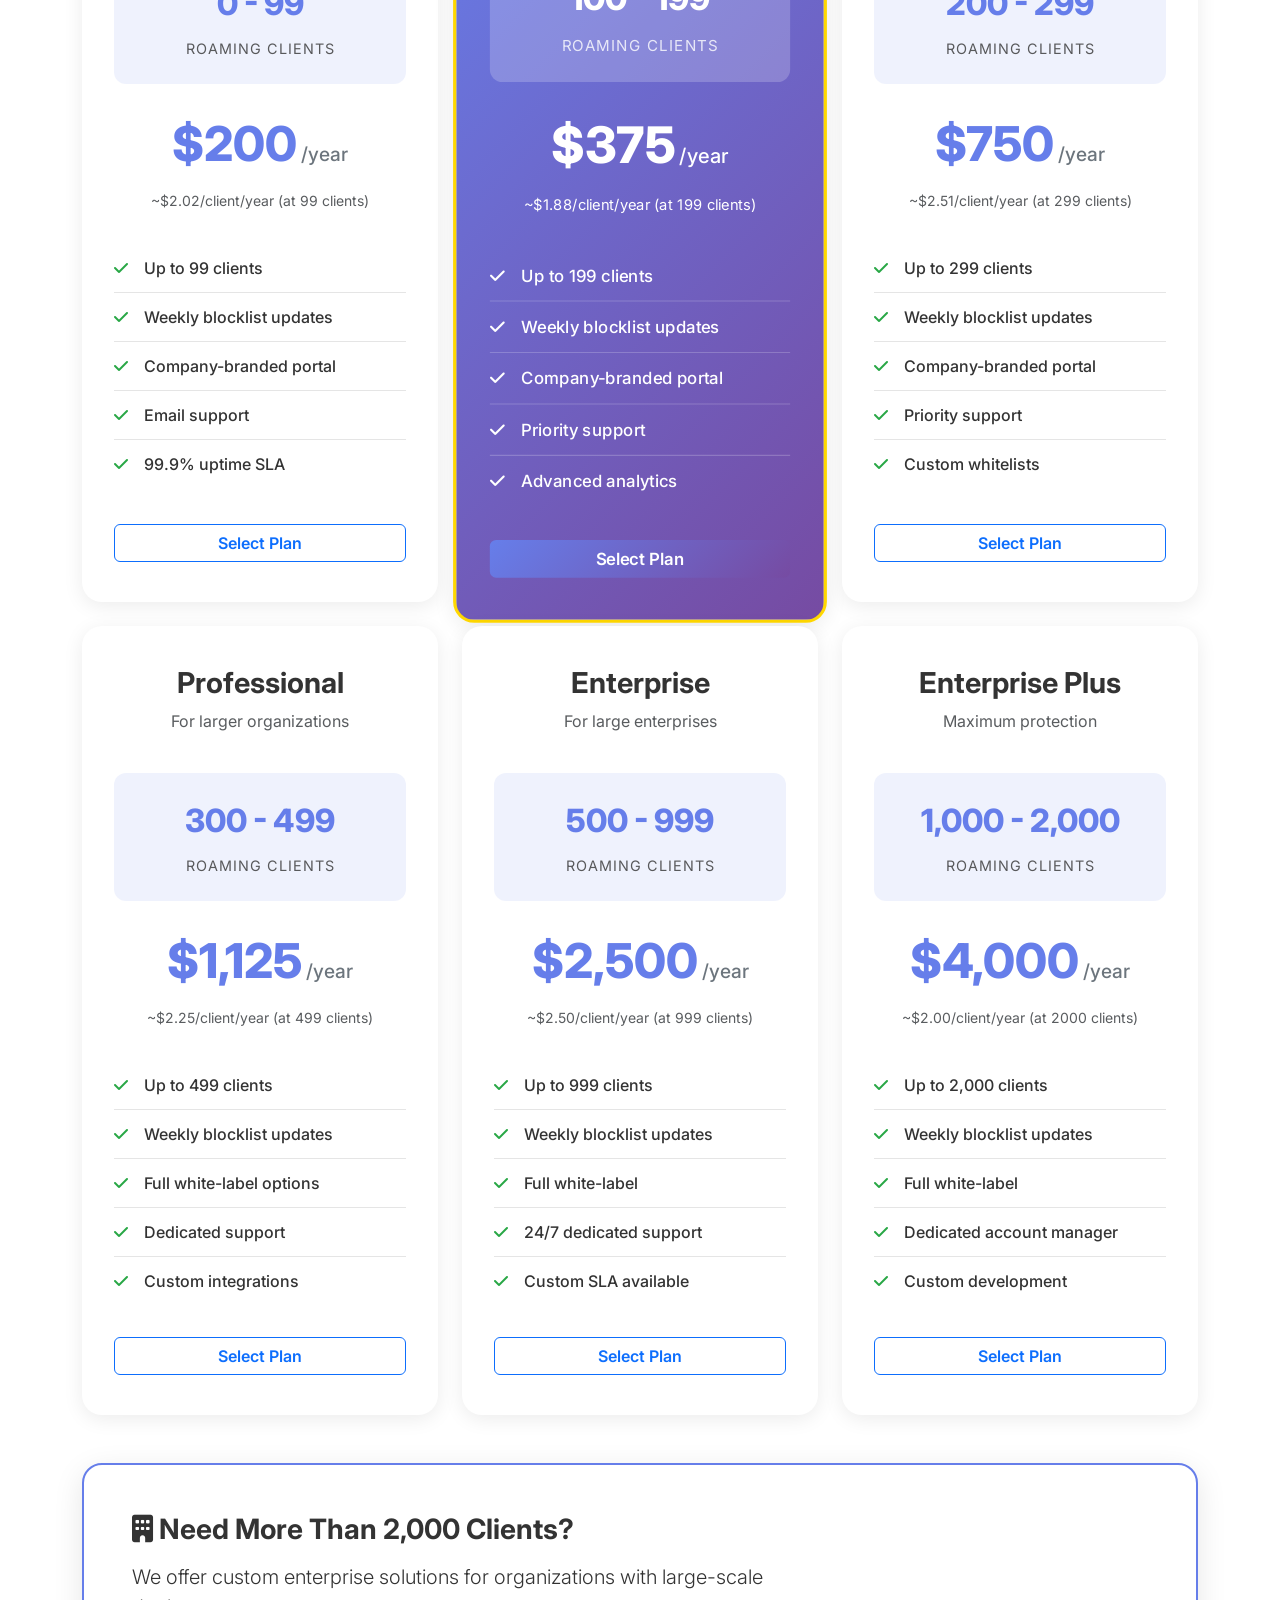
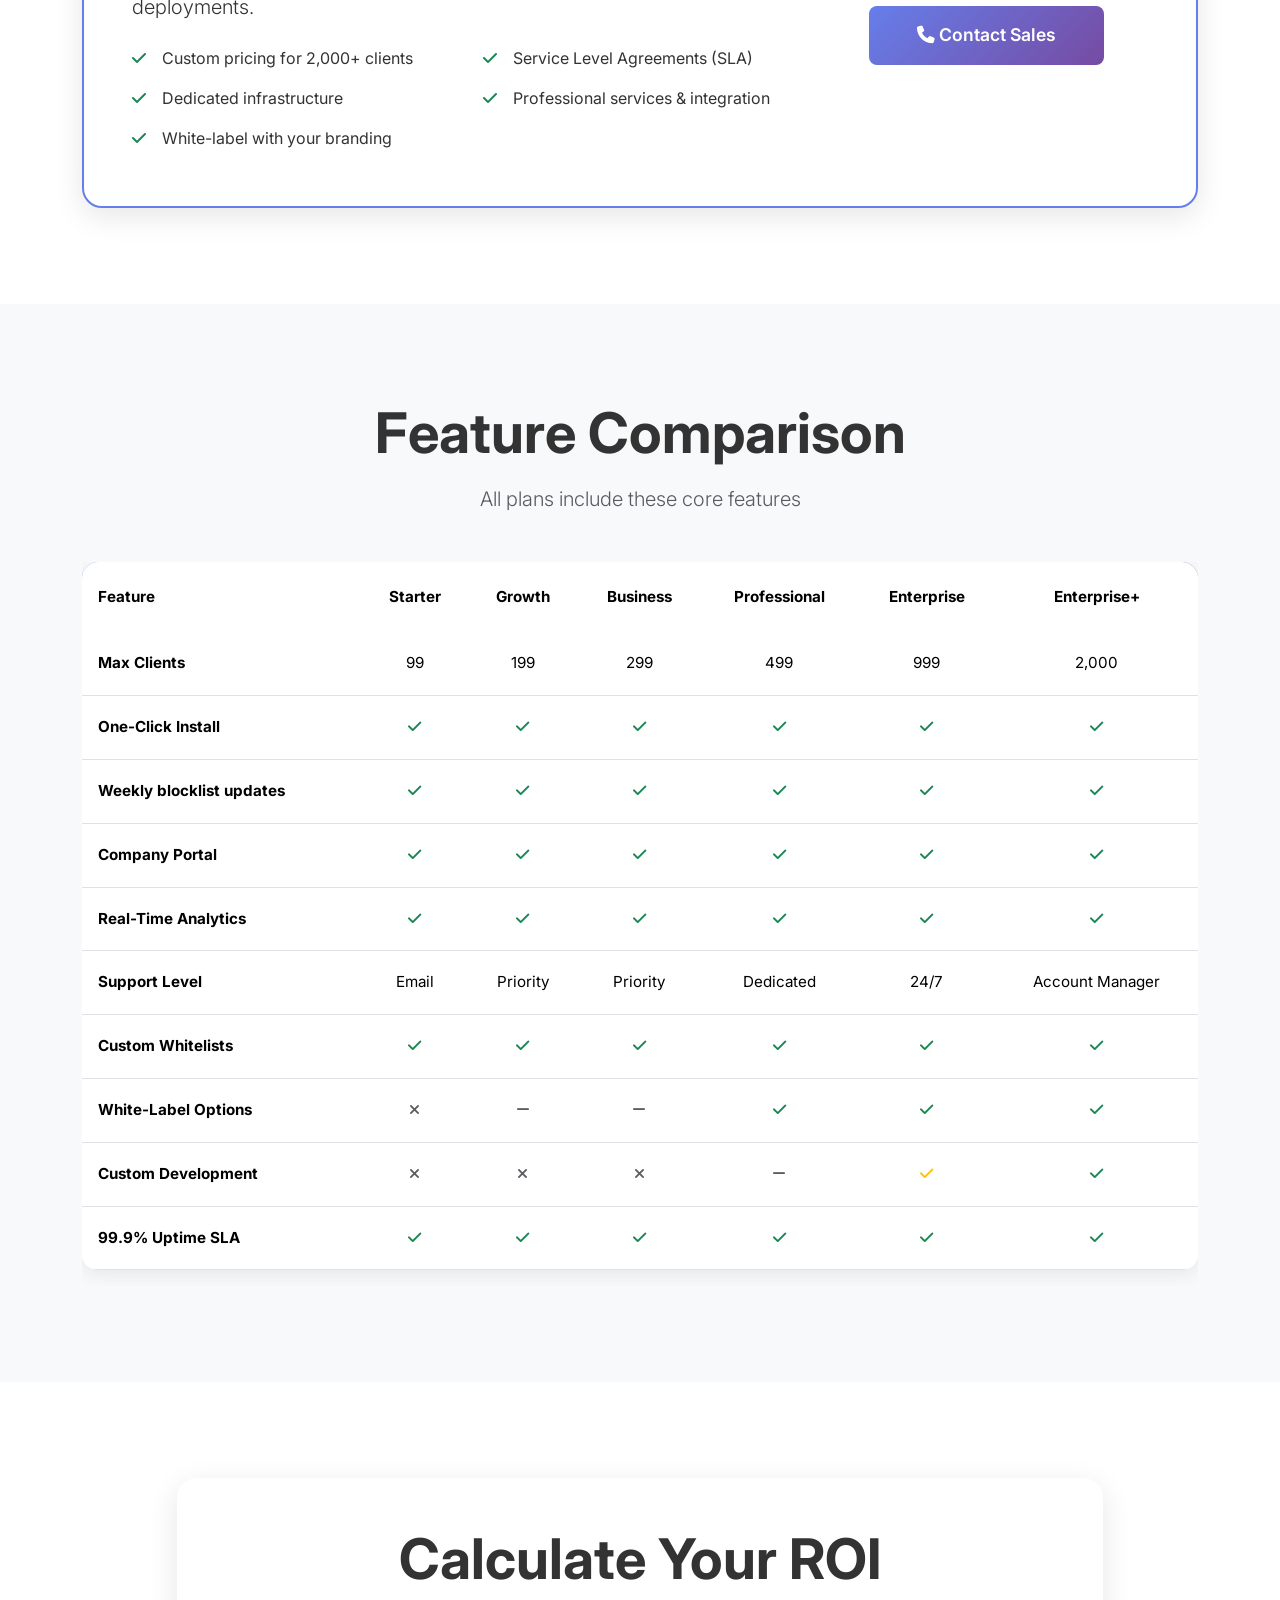
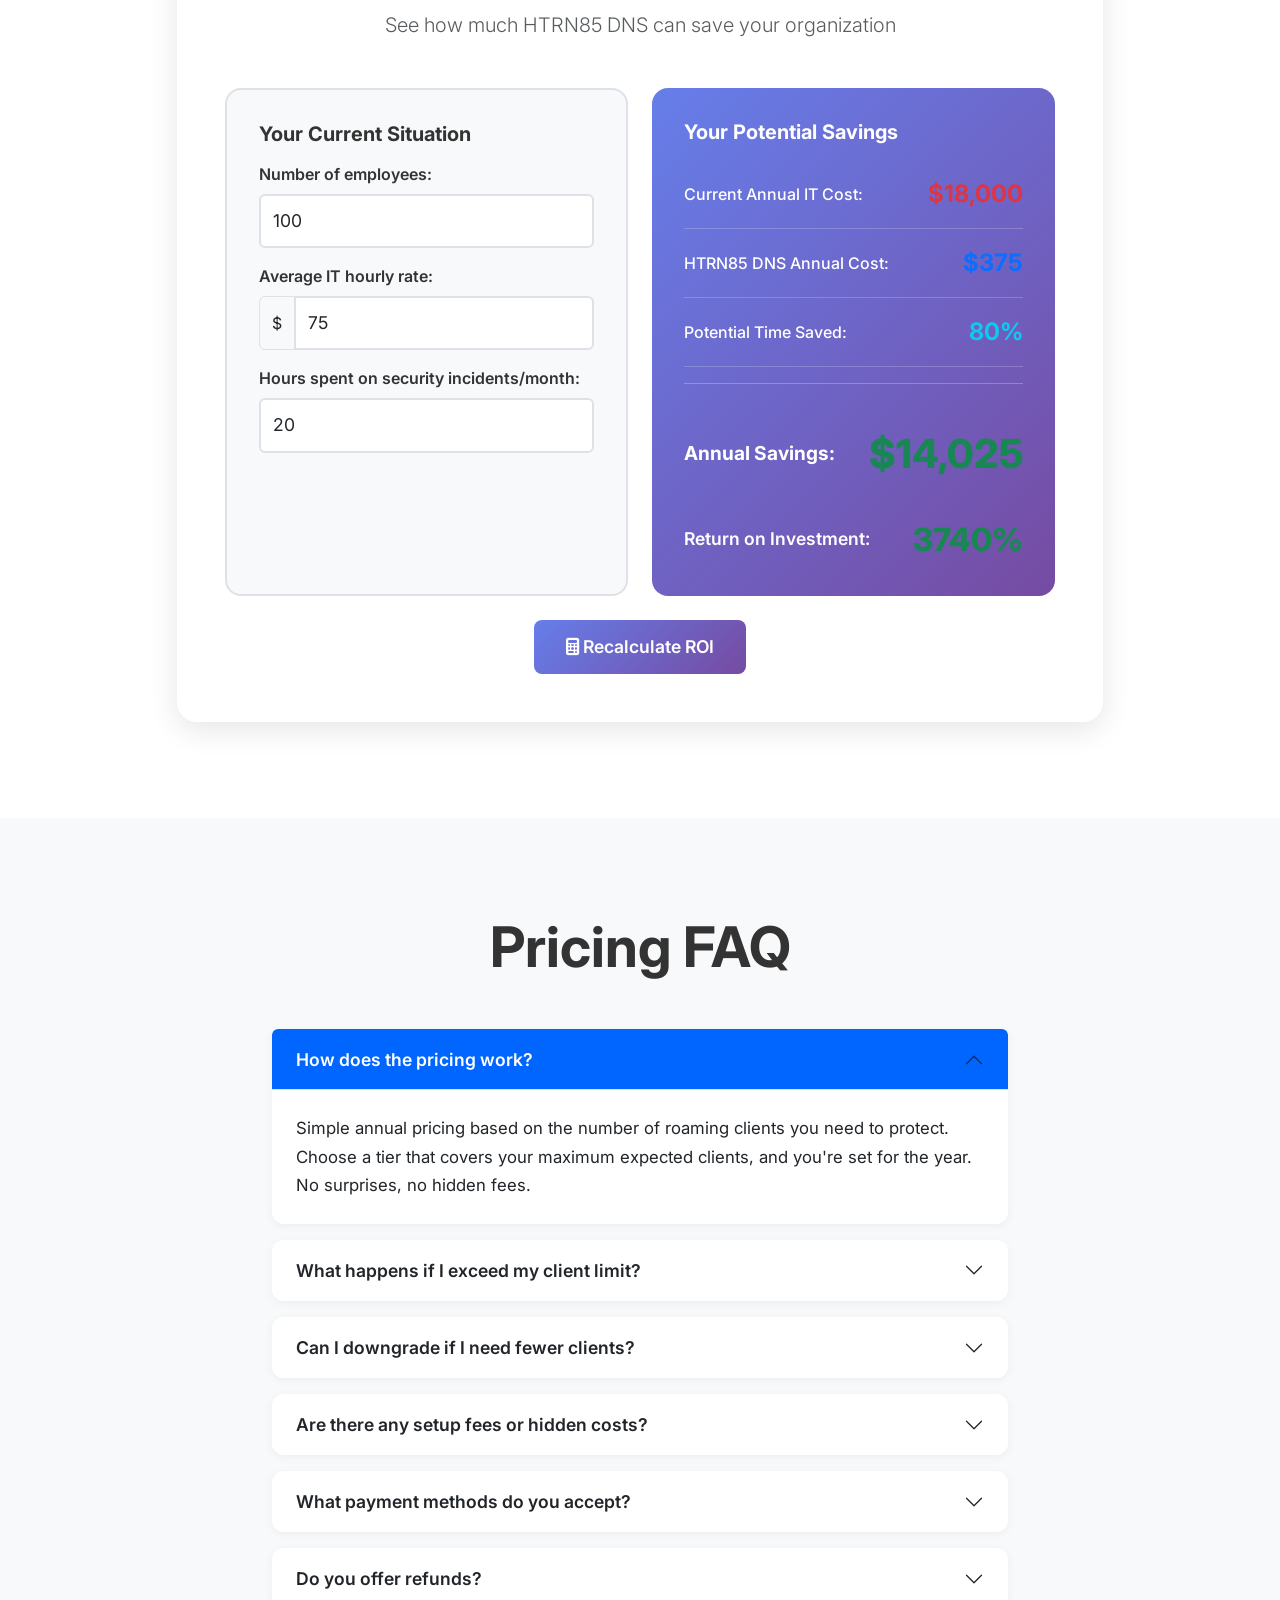
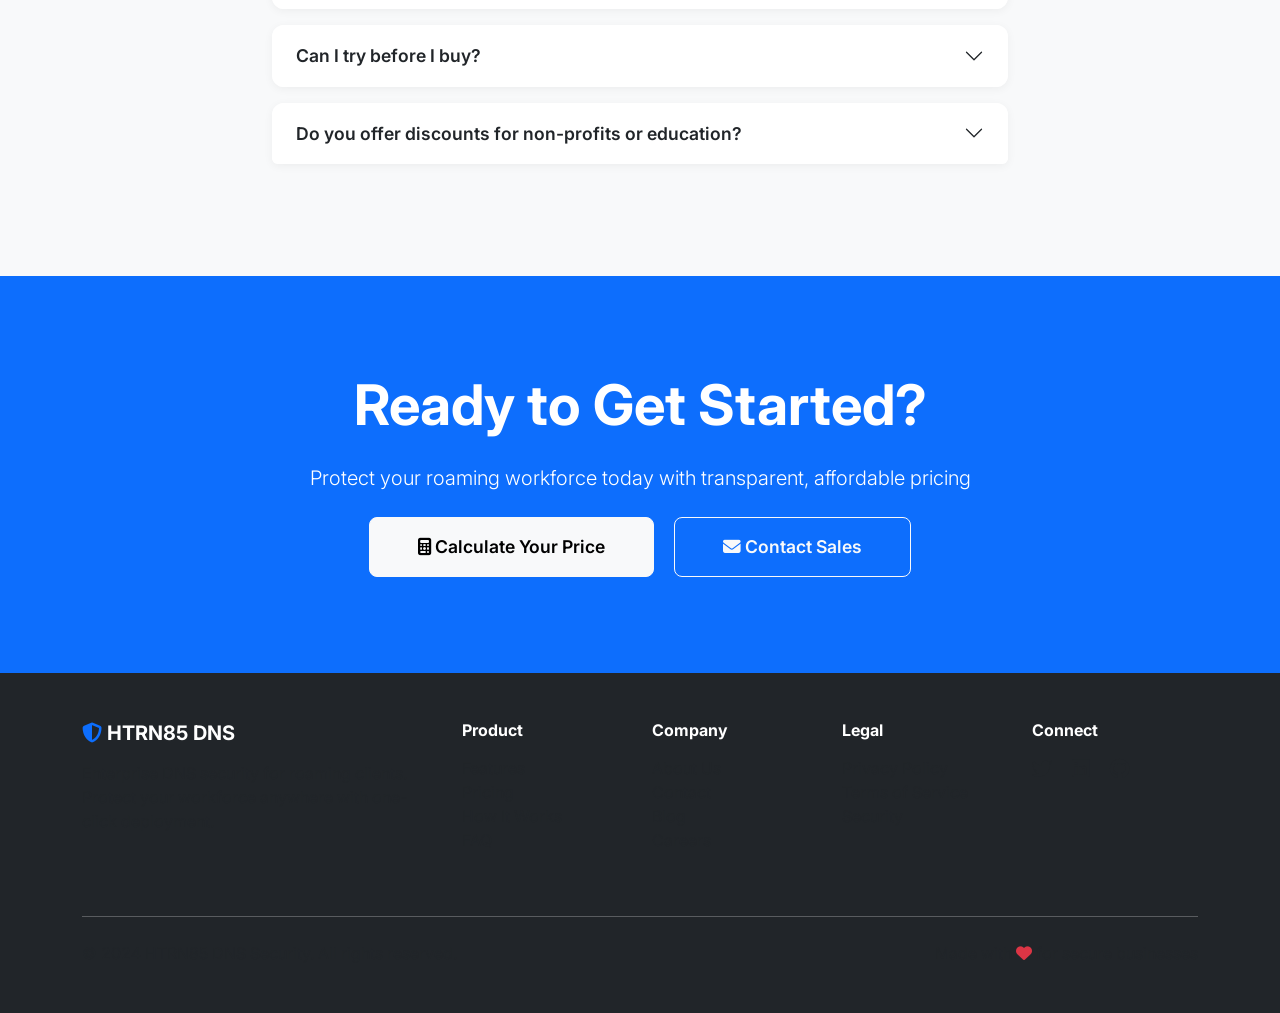
<file: pricing.html>
<!DOCTYPE html>
<html lang="en">
<head>
    <meta charset="UTF-8">
    <meta name="viewport" content="width=device-width, initial-scale=1.0">    
    <!-- SECURITY HEADERS -->
    <meta name="referrer" content="strict-origin-when-cross-origin">
    <meta http-equiv="X-Content-Type-Options" content="nosniff">
    <meta http-equiv="X-Frame-Options" content="DENY">
    <meta http-equiv="Permissions-Policy" content="accelerometer=(), camera=(), geolocation=(), microphone=()">
    <meta name="description" content="Simple, transparent pricing for HTRN85 DNS Security - Protect 0 to 2,000 roaming clients">
    <title>Pricing - HTRN85 DNS Security</title>
    
    <!-- Bootstrap 5 -->
    <link href="https://cdn.jsdelivr.net/npm/bootstrap@5.3.0/dist/css/bootstrap.min.css" rel="stylesheet">
    <!-- Font Awesome -->
    <link href="https://cdnjs.cloudflare.com/ajax/libs/font-awesome/6.4.0/css/all.min.css" rel="stylesheet">
    <!-- Google Fonts -->
    <link href="https://fonts.googleapis.com/css2?family=Inter:wght@300;400;600;700;800&display=swap" rel="stylesheet">
    <!-- Custom CSS -->
    <link href="css/style.css" rel="stylesheet">
    <link href="css/pricing.css" rel="stylesheet">
</head>
<body>
    <!-- Navigation -->
    <nav class="navbar navbar-expand-lg navbar-dark bg-dark fixed-top">
        <div class="container">
            <a class="navbar-brand fw-bold" href="index.html">
                <i class="fas fa-shield-alt text-primary"></i> HTRN85 DNS
            </a>
            <button class="navbar-toggler" type="button" data-bs-toggle="collapse" data-bs-target="#navbarNav">
                <span class="navbar-toggler-icon"></span>
            </button>
            <div class="collapse navbar-collapse" id="navbarNav">
                <ul class="navbar-nav ms-auto">
                    <li class="nav-item">
                        <a class="nav-link" href="features.html">Features</a>
                    </li>
                    <li class="nav-item">
                        <a class="nav-link active" href="pricing.html">Pricing</a>
                    </li>
                    <li class="nav-item">
                        <a class="nav-link" href="index.html#how-it-works">How It Works</a>
                    </li>
                    <li class="nav-item">
                        <a class="nav-link" href="index.html#faq">FAQ</a>
                    </li>
                    <li class="nav-item">
                        <a class="nav-link btn btn-outline-primary ms-lg-3" href="#" onclick="alert('Customer portal coming soon! Contact support@htrn85dns.com'); return false;">
                            <i class="fas fa-sign-in-alt"></i> Customer Login
                        </a>
                    </li>
                </ul>
            </div>
        </div>
    </nav>

    <!-- Hero Section -->
    <section class="pricing-hero py-5">
        <div class="container py-5 mt-5">
            <div class="text-center text-white">
                <h1 class="display-3 fw-bold mb-4">Simple, Transparent Pricing</h1>
                <p class="lead mb-4">Annual plans based on number of roaming clients. No hidden fees.</p>
                <div class="trust-badges">
                    <span class="badge bg-light text-dark me-2"><i class="fas fa-check-circle text-success"></i> No Setup Fees</span>
                    <span class="badge bg-light text-dark me-2"><i class="fas fa-check-circle text-success"></i> No Per-User Charges</span>
                    <span class="badge bg-light text-dark me-2"><i class="fas fa-check-circle text-success"></i> Cancel Anytime</span>
                </div>
            </div>
        </div>
    </section>

    <!-- Price Calculator -->
    <section class="py-5 bg-light">
        <div class="container">
            <div class="row justify-content-center">
                <div class="col-lg-8">
                    <div class="price-calculator">
                        <h3 class="text-center mb-4"><i class="fas fa-calculator text-primary"></i> Calculate Your Annual Cost</h3>
                        <div class="calculator-content">
                            <label class="form-label fw-bold">How many roaming clients do you need to protect?</label>
                            <div class="input-group input-group-lg mb-4">
                                <input type="number" class="form-control" id="clientCount" placeholder="Enter number of clients" min="1" max="2000" value="50">
                                <span class="input-group-text">clients</span>
                            </div>
                            <div class="calculator-result" id="calculatorResult">
                                <div class="result-tier">
                                    <h4 class="fw-bold mb-2">Your Plan: <span class="text-primary" id="tierName">Starter</span></h4>
                                    <p class="text-muted mb-3">Coverage: <span id="tierRange">0-99 clients</span></p>
                                </div>
                                <div class="result-price">
                                    <div class="price-display">
                                        <span class="price-currency">$</span>
                                        <span class="price-amount" id="priceAmount">200</span>
                                        <span class="price-period">/year</span>
                                    </div>
                                    <p class="text-muted mb-3">
                                        That's only <strong>$<span id="perClient">4.00</span> per client/year</strong>
                                    </p>
                                    <button class="btn btn-primary btn-lg w-100" onclick="proceedToCheckout()">
                                        <i class="fas fa-shopping-cart"></i> Get Started Now
                                    </button>
                                </div>
                            </div>
                        </div>
                    </div>
                </div>
            </div>
        </div>
    </section>

    <!-- Pricing Tiers -->
    <section class="py-5">
        <div class="container py-5">
            <div class="text-center mb-5">
                <h2 class="display-4 fw-bold mb-3">All Pricing Tiers</h2>
                <p class="lead text-muted">Choose the plan that fits your team size</p>
            </div>

            <div class="row g-4">
                <!-- Starter -->
                <div class="col-lg-4 col-md-6">
                    <div class="pricing-tier-card">
                        <div class="tier-header">
                            <h4 class="fw-bold">Starter</h4>
                            <p class="text-muted">Perfect for small teams</p>
                        </div>
                        <div class="tier-clients">
                            <span class="client-range">0 - 99</span>
                            <span class="client-label">Roaming Clients</span>
                        </div>
                        <div class="tier-price">
                            <span class="price">$200</span>
                            <span class="period">/year</span>
                        </div>
                        <div class="tier-per-client">
                            <small class="text-muted">~$2.02/client/year (at 99 clients)</small>
                        </div>
                        <ul class="tier-features">
                            <li><i class="fas fa-check"></i> Up to 99 clients</li>
                            <li><i class="fas fa-check"></i> Weekly blocklist updates</li>
                            <li><i class="fas fa-check"></i> Company-branded portal</li>
                            <li><i class="fas fa-check"></i> Email support</li>
                            <li><i class="fas fa-check"></i> 99.9% uptime SLA</li>
                        </ul>
                        <button class="btn btn-outline-primary w-100" onclick="selectTier('starter', 200, 99)">
                            Select Plan
                        </button>
                    </div>
                </div>

                <!-- Growth -->
                <div class="col-lg-4 col-md-6">
                    <div class="pricing-tier-card featured">
                        <div class="popular-badge">Most Popular</div>
                        <div class="tier-header">
                            <h4 class="fw-bold">Growth</h4>
                            <p class="text-muted">For growing companies</p>
                        </div>
                        <div class="tier-clients">
                            <span class="client-range">100 - 199</span>
                            <span class="client-label">Roaming Clients</span>
                        </div>
                        <div class="tier-price">
                            <span class="price">$375</span>
                            <span class="period">/year</span>
                        </div>
                        <div class="tier-per-client">
                            <small class="text-muted">~$1.88/client/year (at 199 clients)</small>
                        </div>
                        <ul class="tier-features">
                            <li><i class="fas fa-check"></i> Up to 199 clients</li>
                            <li><i class="fas fa-check"></i> Weekly blocklist updates</li>
                            <li><i class="fas fa-check"></i> Company-branded portal</li>
                            <li><i class="fas fa-check"></i> Priority support</li>
                            <li><i class="fas fa-check"></i> Advanced analytics</li>
                        </ul>
                        <button class="btn btn-primary w-100" onclick="selectTier('growth', 375, 199)">
                            Select Plan
                        </button>
                    </div>
                </div>

                <!-- Business -->
                <div class="col-lg-4 col-md-6">
                    <div class="pricing-tier-card">
                        <div class="tier-header">
                            <h4 class="fw-bold">Business</h4>
                            <p class="text-muted">For established businesses</p>
                        </div>
                        <div class="tier-clients">
                            <span class="client-range">200 - 299</span>
                            <span class="client-label">Roaming Clients</span>
                        </div>
                        <div class="tier-price">
                            <span class="price">$750</span>
                            <span class="period">/year</span>
                        </div>
                        <div class="tier-per-client">
                            <small class="text-muted">~$2.51/client/year (at 299 clients)</small>
                        </div>
                        <ul class="tier-features">
                            <li><i class="fas fa-check"></i> Up to 299 clients</li>
                            <li><i class="fas fa-check"></i> Weekly blocklist updates</li>
                            <li><i class="fas fa-check"></i> Company-branded portal</li>
                            <li><i class="fas fa-check"></i> Priority support</li>
                            <li><i class="fas fa-check"></i> Custom whitelists</li>
                        </ul>
                        <button class="btn btn-outline-primary w-100" onclick="selectTier('business', 750, 299)">
                            Select Plan
                        </button>
                    </div>
                </div>

                <!-- Professional -->
                <div class="col-lg-4 col-md-6">
                    <div class="pricing-tier-card">
                        <div class="tier-header">
                            <h4 class="fw-bold">Professional</h4>
                            <p class="text-muted">For larger organizations</p>
                        </div>
                        <div class="tier-clients">
                            <span class="client-range">300 - 499</span>
                            <span class="client-label">Roaming Clients</span>
                        </div>
                        <div class="tier-price">
                            <span class="price">$1,125</span>
                            <span class="period">/year</span>
                        </div>
                        <div class="tier-per-client">
                            <small class="text-muted">~$2.25/client/year (at 499 clients)</small>
                        </div>
                        <ul class="tier-features">
                            <li><i class="fas fa-check"></i> Up to 499 clients</li>
                            <li><i class="fas fa-check"></i> Weekly blocklist updates</li>
                            <li><i class="fas fa-check"></i> Full white-label options</li>
                            <li><i class="fas fa-check"></i> Dedicated support</li>
                            <li><i class="fas fa-check"></i> Custom integrations</li>
                        </ul>
                        <button class="btn btn-outline-primary w-100" onclick="selectTier('professional', 1125, 499)">
                            Select Plan
                        </button>
                    </div>
                </div>

                <!-- Enterprise -->
                <div class="col-lg-4 col-md-6">
                    <div class="pricing-tier-card">
                        <div class="tier-header">
                            <h4 class="fw-bold">Enterprise</h4>
                            <p class="text-muted">For large enterprises</p>
                        </div>
                        <div class="tier-clients">
                            <span class="client-range">500 - 999</span>
                            <span class="client-label">Roaming Clients</span>
                        </div>
                        <div class="tier-price">
                            <span class="price">$2,500</span>
                            <span class="period">/year</span>
                        </div>
                        <div class="tier-per-client">
                            <small class="text-muted">~$2.50/client/year (at 999 clients)</small>
                        </div>
                        <ul class="tier-features">
                            <li><i class="fas fa-check"></i> Up to 999 clients</li>
                            <li><i class="fas fa-check"></i> Weekly blocklist updates</li>
                            <li><i class="fas fa-check"></i> Full white-label</li>
                            <li><i class="fas fa-check"></i> 24/7 dedicated support</li>
                            <li><i class="fas fa-check"></i> Custom SLA available</li>
                        </ul>
                        <button class="btn btn-outline-primary w-100" onclick="selectTier('enterprise', 2500, 999)">
                            Select Plan
                        </button>
                    </div>
                </div>

                <!-- Enterprise Plus -->
                <div class="col-lg-4 col-md-6">
                    <div class="pricing-tier-card">
                        <div class="tier-header">
                            <h4 class="fw-bold">Enterprise Plus</h4>
                            <p class="text-muted">Maximum protection</p>
                        </div>
                        <div class="tier-clients">
                            <span class="client-range">1,000 - 2,000</span>
                            <span class="client-label">Roaming Clients</span>
                        </div>
                        <div class="tier-price">
                            <span class="price">$4,000</span>
                            <span class="period">/year</span>
                        </div>
                        <div class="tier-per-client">
                            <small class="text-muted">~$2.00/client/year (at 2000 clients)</small>
                        </div>
                        <ul class="tier-features">
                            <li><i class="fas fa-check"></i> Up to 2,000 clients</li>
                            <li><i class="fas fa-check"></i> Weekly blocklist updates</li>
                            <li><i class="fas fa-check"></i> Full white-label</li>
                            <li><i class="fas fa-check"></i> Dedicated account manager</li>
                            <li><i class="fas fa-check"></i> Custom development</li>
                        </ul>
                        <button class="btn btn-outline-primary w-100" onclick="selectTier('enterprise-plus', 4000, 2000)">
                            Select Plan
                        </button>
                    </div>
                </div>
            </div>

            <!-- Custom Enterprise -->
            <div class="row mt-5">
                <div class="col-12">
                    <div class="custom-enterprise-card">
                        <div class="row align-items-center">
                            <div class="col-lg-8">
                                <h3 class="fw-bold mb-3"><i class="fas fa-building"></i> Need More Than 2,000 Clients?</h3>
                                <p class="lead mb-3">We offer custom enterprise solutions for organizations with large-scale deployments.</p>
                                <ul class="custom-features">
                                    <li><i class="fas fa-check text-success"></i> Custom pricing for 2,000+ clients</li>
                                    <li><i class="fas fa-check text-success"></i> Dedicated infrastructure</li>
                                    <li><i class="fas fa-check text-success"></i> White-label with your branding</li>
                                    <li><i class="fas fa-check text-success"></i> Service Level Agreements (SLA)</li>
                                    <li><i class="fas fa-check text-success"></i> Professional services & integration</li>
                                </ul>
                            </div>
                            <div class="col-lg-4 text-center">
                                <button class="btn btn-lg btn-primary px-5 py-3" onclick="contactSales()">
                                    <i class="fas fa-phone"></i> Contact Sales
                                </button>
                            </div>
                        </div>
                    </div>
                </div>
            </div>
        </div>
    </section>

    <!-- Feature Comparison -->
    <section class="py-5 bg-light">
        <div class="container py-5">
            <div class="text-center mb-5">
                <h2 class="display-4 fw-bold mb-3">Feature Comparison</h2>
                <p class="lead text-muted">All plans include these core features</p>
            </div>

            <div class="table-responsive">
                <table class="table table-hover comparison-table">
                    <thead>
                        <tr>
                            <th>Feature</th>
                            <th class="text-center">Starter</th>
                            <th class="text-center">Growth</th>
                            <th class="text-center">Business</th>
                            <th class="text-center">Professional</th>
                            <th class="text-center">Enterprise</th>
                            <th class="text-center">Enterprise+</th>
                        </tr>
                    </thead>
                    <tbody>
                        <tr>
                            <td><strong>Max Clients</strong></td>
                            <td class="text-center">99</td>
                            <td class="text-center">199</td>
                            <td class="text-center">299</td>
                            <td class="text-center">499</td>
                            <td class="text-center">999</td>
                            <td class="text-center">2,000</td>
                        </tr>
                        <tr>
                            <td><strong>One-Click Install</strong></td>
                            <td class="text-center"><i class="fas fa-check text-success"></i></td>
                            <td class="text-center"><i class="fas fa-check text-success"></i></td>
                            <td class="text-center"><i class="fas fa-check text-success"></i></td>
                            <td class="text-center"><i class="fas fa-check text-success"></i></td>
                            <td class="text-center"><i class="fas fa-check text-success"></i></td>
                            <td class="text-center"><i class="fas fa-check text-success"></i></td>
                        </tr>
                        <tr>
                            <td><strong>Weekly blocklist updates</strong></td>
                            <td class="text-center"><i class="fas fa-check text-success"></i></td>
                            <td class="text-center"><i class="fas fa-check text-success"></i></td>
                            <td class="text-center"><i class="fas fa-check text-success"></i></td>
                            <td class="text-center"><i class="fas fa-check text-success"></i></td>
                            <td class="text-center"><i class="fas fa-check text-success"></i></td>
                            <td class="text-center"><i class="fas fa-check text-success"></i></td>
                        </tr>
                        <tr>
                            <td><strong>Company Portal</strong></td>
                            <td class="text-center"><i class="fas fa-check text-success"></i></td>
                            <td class="text-center"><i class="fas fa-check text-success"></i></td>
                            <td class="text-center"><i class="fas fa-check text-success"></i></td>
                            <td class="text-center"><i class="fas fa-check text-success"></i></td>
                            <td class="text-center"><i class="fas fa-check text-success"></i></td>
                            <td class="text-center"><i class="fas fa-check text-success"></i></td>
                        </tr>
                        <tr>
                            <td><strong>Real-Time Analytics</strong></td>
                            <td class="text-center"><i class="fas fa-check text-success"></i></td>
                            <td class="text-center"><i class="fas fa-check text-success"></i></td>
                            <td class="text-center"><i class="fas fa-check text-success"></i></td>
                            <td class="text-center"><i class="fas fa-check text-success"></i></td>
                            <td class="text-center"><i class="fas fa-check text-success"></i></td>
                            <td class="text-center"><i class="fas fa-check text-success"></i></td>
                        </tr>
                        <tr>
                            <td><strong>Support Level</strong></td>
                            <td class="text-center">Email</td>
                            <td class="text-center">Priority</td>
                            <td class="text-center">Priority</td>
                            <td class="text-center">Dedicated</td>
                            <td class="text-center">24/7</td>
                            <td class="text-center">Account Manager</td>
                        </tr>
                        <tr>
                            <td><strong>Custom Whitelists</strong></td>
                            <td class="text-center"><i class="fas fa-check text-success"></i></td>
                            <td class="text-center"><i class="fas fa-check text-success"></i></td>
                            <td class="text-center"><i class="fas fa-check text-success"></i></td>
                            <td class="text-center"><i class="fas fa-check text-success"></i></td>
                            <td class="text-center"><i class="fas fa-check text-success"></i></td>
                            <td class="text-center"><i class="fas fa-check text-success"></i></td>
                        </tr>
                        <tr>
                            <td><strong>White-Label Options</strong></td>
                            <td class="text-center"><i class="fas fa-times text-muted"></i></td>
                            <td class="text-center"><i class="fas fa-minus text-muted"></i></td>
                            <td class="text-center"><i class="fas fa-minus text-muted"></i></td>
                            <td class="text-center"><i class="fas fa-check text-success"></i></td>
                            <td class="text-center"><i class="fas fa-check text-success"></i></td>
                            <td class="text-center"><i class="fas fa-check text-success"></i></td>
                        </tr>
                        <tr>
                            <td><strong>Custom Development</strong></td>
                            <td class="text-center"><i class="fas fa-times text-muted"></i></td>
                            <td class="text-center"><i class="fas fa-times text-muted"></i></td>
                            <td class="text-center"><i class="fas fa-times text-muted"></i></td>
                            <td class="text-center"><i class="fas fa-minus text-muted"></i></td>
                            <td class="text-center"><i class="fas fa-check text-warning"></i></td>
                            <td class="text-center"><i class="fas fa-check text-success"></i></td>
                        </tr>
                        <tr>
                            <td><strong>99.9% Uptime SLA</strong></td>
                            <td class="text-center"><i class="fas fa-check text-success"></i></td>
                            <td class="text-center"><i class="fas fa-check text-success"></i></td>
                            <td class="text-center"><i class="fas fa-check text-success"></i></td>
                            <td class="text-center"><i class="fas fa-check text-success"></i></td>
                            <td class="text-center"><i class="fas fa-check text-success"></i></td>
                            <td class="text-center"><i class="fas fa-check text-success"></i></td>
                        </tr>
                    </tbody>
                </table>
            </div>
        </div>
    </section>

    <!-- ROI Calculator -->
    <section class="py-5">
        <div class="container py-5">
            <div class="row justify-content-center">
                <div class="col-lg-10">
                    <div class="roi-calculator">
                        <div class="text-center mb-5">
                            <h2 class="display-4 fw-bold mb-3">Calculate Your ROI</h2>
                            <p class="lead text-muted">See how much HTRN85 DNS can save your organization</p>
                        </div>

                        <div class="row g-4">
                            <div class="col-md-6">
                                <div class="roi-input-card">
                                    <h5 class="fw-bold mb-3">Your Current Situation</h5>
                                    <div class="mb-3">
                                        <label class="form-label">Number of employees:</label>
                                        <input type="number" class="form-control" id="roiEmployees" value="100">
                                    </div>
                                    <div class="mb-3">
                                        <label class="form-label">Average IT hourly rate:</label>
                                        <div class="input-group">
                                            <span class="input-group-text">$</span>
                                            <input type="number" class="form-control" id="roiHourlyRate" value="75">
                                        </div>
                                    </div>
                                    <div class="mb-3">
                                        <label class="form-label">Hours spent on security incidents/month:</label>
                                        <input type="number" class="form-control" id="roiHours" value="20">
                                    </div>
                                </div>
                            </div>

                            <div class="col-md-6">
                                <div class="roi-result-card">
                                    <h5 class="fw-bold mb-3">Your Potential Savings</h5>
                                    <div class="roi-stat">
                                        <span class="roi-label">Current Annual IT Cost:</span>
                                        <span class="roi-value text-danger" id="roiCurrentCost">$18,000</span>
                                    </div>
                                    <div class="roi-stat">
                                        <span class="roi-label">HTRN85 DNS Annual Cost:</span>
                                        <span class="roi-value text-primary" id="roiOurCost">$375</span>
                                    </div>
                                    <div class="roi-stat">
                                        <span class="roi-label">Potential Time Saved:</span>
                                        <span class="roi-value text-info" id="roiTimeSaved">80%</span>
                                    </div>
                                    <hr>
                                    <div class="roi-total">
                                        <span class="roi-label">Annual Savings:</span>
                                        <span class="roi-value text-success" id="roiSavings">$14,025</span>
                                    </div>
                                    <div class="roi-roi">
                                        <span class="roi-label">Return on Investment:</span>
                                        <span class="roi-value text-success" id="roiPercent">3,640%</span>
                                    </div>
                                </div>
                            </div>
                        </div>

                        <div class="text-center mt-4">
                            <button class="btn btn-primary btn-lg" onclick="calculateROI()">
                                <i class="fas fa-calculator"></i> Recalculate ROI
                            </button>
                        </div>
                    </div>
                </div>
            </div>
        </div>
    </section>

    <!-- Pricing FAQ -->
    <section class="py-5 bg-light">
        <div class="container py-5">
            <div class="text-center mb-5">
                <h2 class="display-4 fw-bold mb-3">Pricing FAQ</h2>
            </div>

            <div class="row justify-content-center">
                <div class="col-lg-8">
                    <div class="accordion" id="pricingFaqAccordion">
                        <div class="accordion-item">
                            <h2 class="accordion-header">
                                <button class="accordion-button" type="button" data-bs-toggle="collapse" data-bs-target="#faq1">
                                    How does the pricing work?
                                </button>
                            </h2>
                            <div id="faq1" class="accordion-collapse collapse show" data-bs-parent="#pricingFaqAccordion">
                                <div class="accordion-body">
                                    Simple annual pricing based on the number of roaming clients you need to protect. Choose a tier that covers your maximum expected clients, and you're set for the year. No surprises, no hidden fees.
                                </div>
                            </div>
                        </div>

                        <div class="accordion-item">
                            <h2 class="accordion-header">
                                <button class="accordion-button collapsed" type="button" data-bs-toggle="collapse" data-bs-target="#faq2">
                                    What happens if I exceed my client limit?
                                </button>
                            </h2>
                            <div id="faq2" class="accordion-collapse collapse" data-bs-parent="#pricingFaqAccordion">
                                <div class="accordion-body">
                                    You can easily upgrade to the next tier through your dashboard. We'll prorate the cost based on your remaining subscription period. There are no overage charges - you simply upgrade when needed.
                                </div>
                            </div>
                        </div>

                        <div class="accordion-item">
                            <h2 class="accordion-header">
                                <button class="accordion-button collapsed" type="button" data-bs-toggle="collapse" data-bs-target="#faq3">
                                    Can I downgrade if I need fewer clients?
                                </button>
                            </h2>
                            <div id="faq3" class="accordion-collapse collapse" data-bs-parent="#pricingFaqAccordion">
                                <div class="accordion-body">
                                    Yes! At renewal time, you can select any tier that fits your current needs. The change will take effect at the start of your new billing period.
                                </div>
                            </div>
                        </div>

                        <div class="accordion-item">
                            <h2 class="accordion-header">
                                <button class="accordion-button collapsed" type="button" data-bs-toggle="collapse" data-bs-target="#faq4">
                                    Are there any setup fees or hidden costs?
                                </button>
                            </h2>
                            <div id="faq4" class="accordion-collapse collapse" data-bs-parent="#pricingFaqAccordion">
                                <div class="accordion-body">
                                    Absolutely none! The annual price you see is exactly what you pay. No setup fees, no per-user charges, no hidden costs. Just simple, transparent pricing.
                                </div>
                            </div>
                        </div>

                        <div class="accordion-item">
                            <h2 class="accordion-header">
                                <button class="accordion-button collapsed" type="button" data-bs-toggle="collapse" data-bs-target="#faq5">
                                    What payment methods do you accept?
                                </button>
                            </h2>
                            <div id="faq5" class="accordion-collapse collapse" data-bs-parent="#pricingFaqAccordion">
                                <div class="accordion-body">
                                    We accept all major credit cards (Visa, MasterCard, American Express) through Square's secure payment processing. For Enterprise plans, we also offer invoicing options.
                                </div>
                            </div>
                        </div>

                        <div class="accordion-item">
                            <h2 class="accordion-header">
                                <button class="accordion-button collapsed" type="button" data-bs-toggle="collapse" data-bs-target="#faq6">
                                    Do you offer refunds?
                                </button>
                            </h2>
                            <div id="faq6" class="accordion-collapse collapse" data-bs-parent="#pricingFaqAccordion">
                                <div class="accordion-body">
                                    Yes! We offer a 30-day money-back guarantee. If you're not satisfied within the first 30 days, we'll provide a full refund, no questions asked.
                                </div>
                            </div>
                        </div>

                        <div class="accordion-item">
                            <h2 class="accordion-header">
                                <button class="accordion-button collapsed" type="button" data-bs-toggle="collapse" data-bs-target="#faq7">
                                    Can I try before I buy?
                                </button>
                            </h2>
                            <div id="faq7" class="accordion-collapse collapse" data-bs-parent="#pricingFaqAccordion">
                                <div class="accordion-body">
                                    We offer a 14-day free trial for all plans. No credit card required to start. Just sign up, install the clients, and experience the protection firsthand.
                                </div>
                            </div>
                        </div>

                        <div class="accordion-item">
                            <h2 class="accordion-header">
                                <button class="accordion-button collapsed" type="button" data-bs-toggle="collapse" data-bs-target="#faq8">
                                    Do you offer discounts for non-profits or education?
                                </button>
                            </h2>
                            <div id="faq8" class="accordion-collapse collapse" data-bs-parent="#pricingFaqAccordion">
                                <div class="accordion-body">
                                    Yes! We offer special pricing for non-profit organizations and educational institutions. Contact our sales team for details.
                                </div>
                            </div>
                        </div>
                    </div>
                </div>
            </div>
        </div>
    </section>

    <!-- CTA Section -->
    <section class="cta-section py-5 bg-primary text-white">
        <div class="container py-5">
            <div class="text-center">
                <h2 class="display-4 fw-bold mb-4">Ready to Get Started?</h2>
                <p class="lead mb-4">Protect your roaming workforce today with transparent, affordable pricing</p>
                <a href="#calculator" class="btn btn-light btn-lg px-5 py-3 me-3" onclick="document.getElementById('clientCount').focus();">
                    <i class="fas fa-calculator"></i> Calculate Your Price
                </a>
                <a href="mailto:sales@htrn85dns.com?subject=Sales%20Inquiry" class="btn btn-outline-light btn-lg px-5 py-3">
                    <i class="fas fa-envelope"></i> Contact Sales
                </a>
            </div>
        </div>
    </section>

    <!-- Footer -->
    <footer class="footer py-5 bg-dark text-white">
        <div class="container">
            <div class="row">
                <div class="col-md-4 mb-4">
                    <h5 class="fw-bold mb-3">
                        <i class="fas fa-shield-alt text-primary"></i> HTRN85 DNS
                    </h5>
                    <p class="text-muted">Enterprise DNS security for roaming clients. Protect your workforce anywhere with one-click deployment.</p>
                </div>
                <div class="col-md-2 mb-4">
                    <h6 class="fw-bold mb-3">Product</h6>
                    <ul class="list-unstyled">
                        <li><a href="features.html" class="text-muted">Features</a></li>
                        <li><a href="pricing.html" class="text-muted">Pricing</a></li>
                        <li><a href="index.html#how-it-works" class="text-muted">How It Works</a></li>
                        <li><a href="index.html#faq" class="text-muted">FAQ</a></li>
                    </ul>
                </div>
                <div class="col-md-2 mb-4">
                    <h6 class="fw-bold mb-3">Company</h6>
                    <ul class="list-unstyled">
                        <li><a href="#" class="text-muted">About Us</a></li>
                        <li><a href="#" class="text-muted">Contact</a></li>
                        <li><a href="#" class="text-muted">Blog</a></li>
                        <li><a href="#" class="text-muted">Careers</a></li>
                    </ul>
                </div>
                <div class="col-md-2 mb-4">
                    <h6 class="fw-bold mb-3">Legal</h6>
                    <ul class="list-unstyled">
                        <li><a href="privacy-policy.html" class="text-muted">Privacy Policy</a></li>
                        <li><a href="#" class="text-muted">Terms of Service</a></li>
                        <li><a href="#" class="text-muted">Security</a></li>
                    </ul>
                </div>
                <div class="col-md-2 mb-4">
                    <h6 class="fw-bold mb-3">Connect</h6>
                    <div class="social-links">
                        <a href="#" class="text-muted me-3"><i class="fab fa-twitter fa-lg"></i></a>
                        <a href="#" class="text-muted me-3"><i class="fab fa-linkedin fa-lg"></i></a>
                        <a href="#" class="text-muted me-3"><i class="fab fa-github fa-lg"></i></a>
                    </div>
                </div>
            </div>
            <hr class="my-4 bg-secondary">
            <div class="row">
                <div class="col-md-6">
                    <p class="text-muted mb-0">&copy; 2024 HTRN85 DNS Security. All rights reserved.</p>
                </div>
                <div class="col-md-6 text-md-end">
                    <p class="text-muted mb-0">Made with <i class="fas fa-heart text-danger"></i> for secure businesses</p>
                </div>
            </div>
        </div>
    </footer>

    <!-- Bootstrap JS -->
    <script src="https://cdn.jsdelivr.net/npm/bootstrap@5.3.0/dist/js/bootstrap.bundle.min.js"></script>
    <!-- Custom JS -->
    <script src="js/pricing.js"></script>
</body>
</html>
</file>
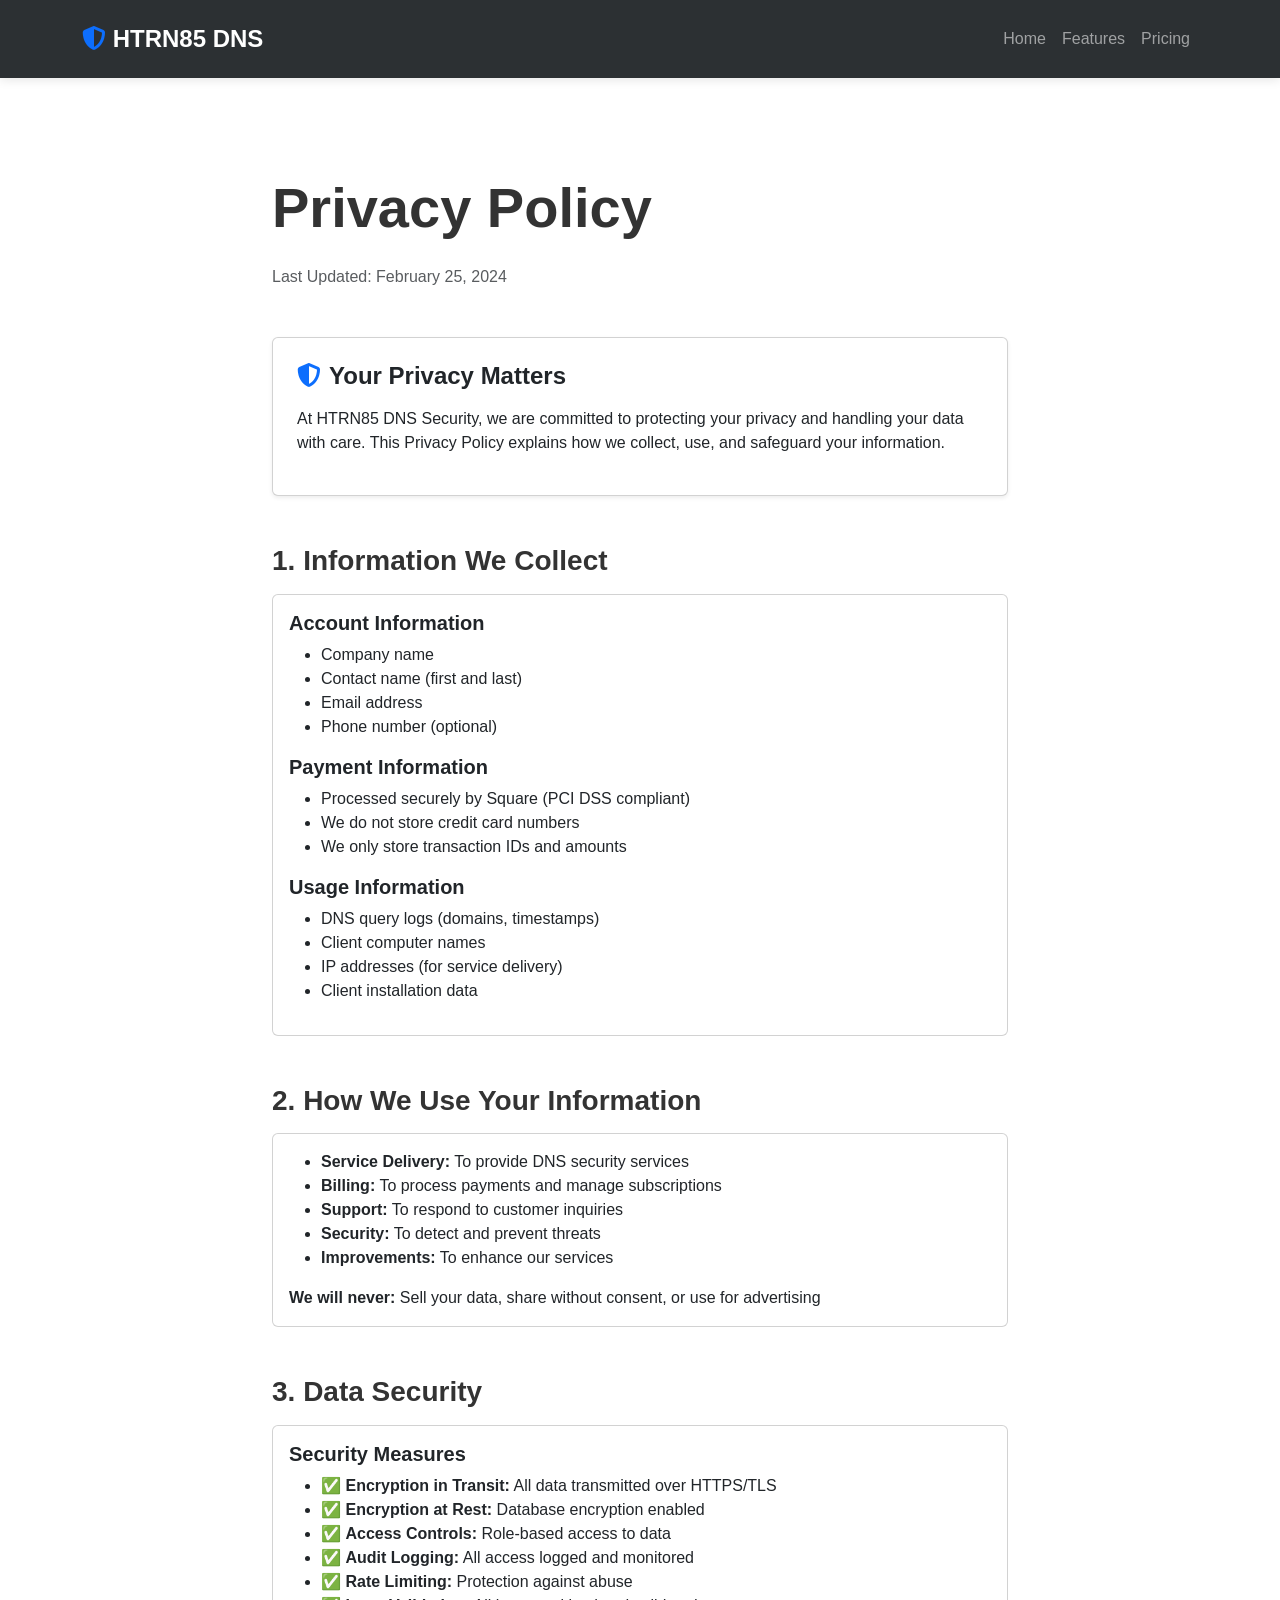
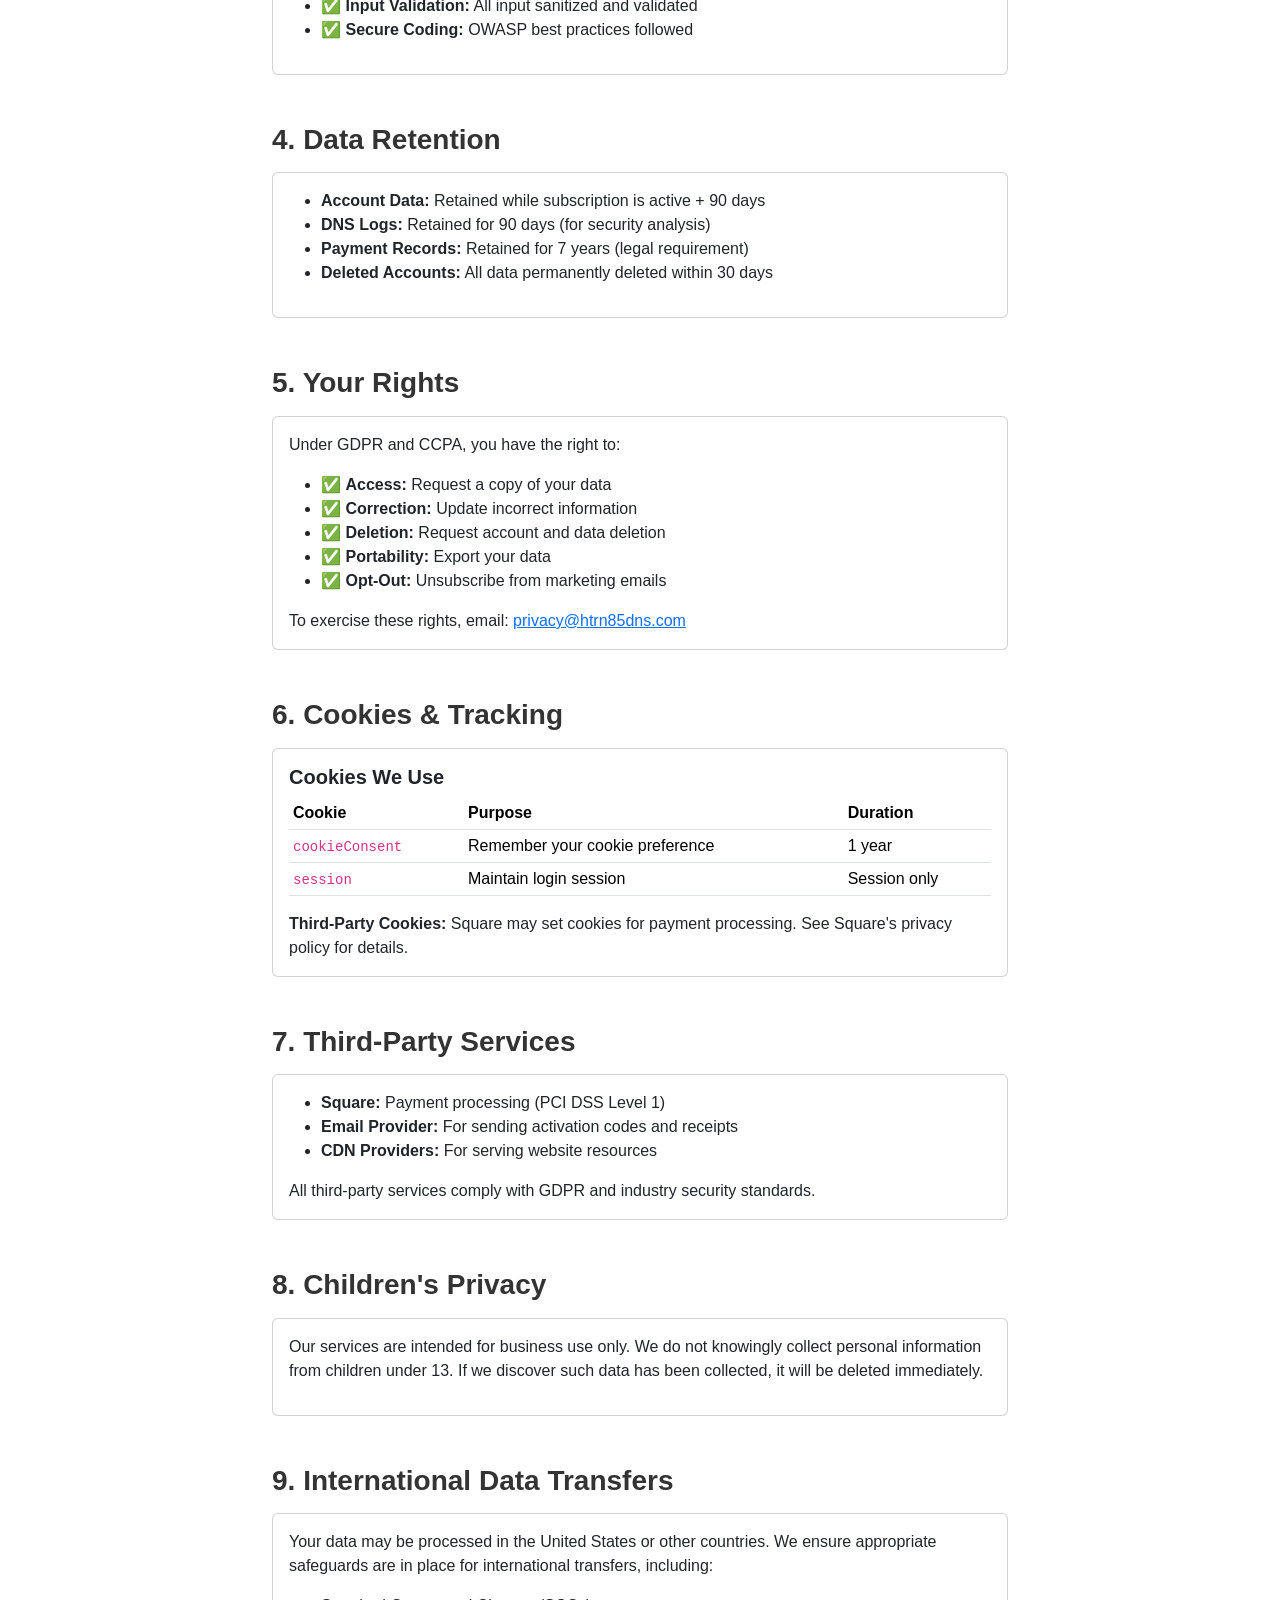
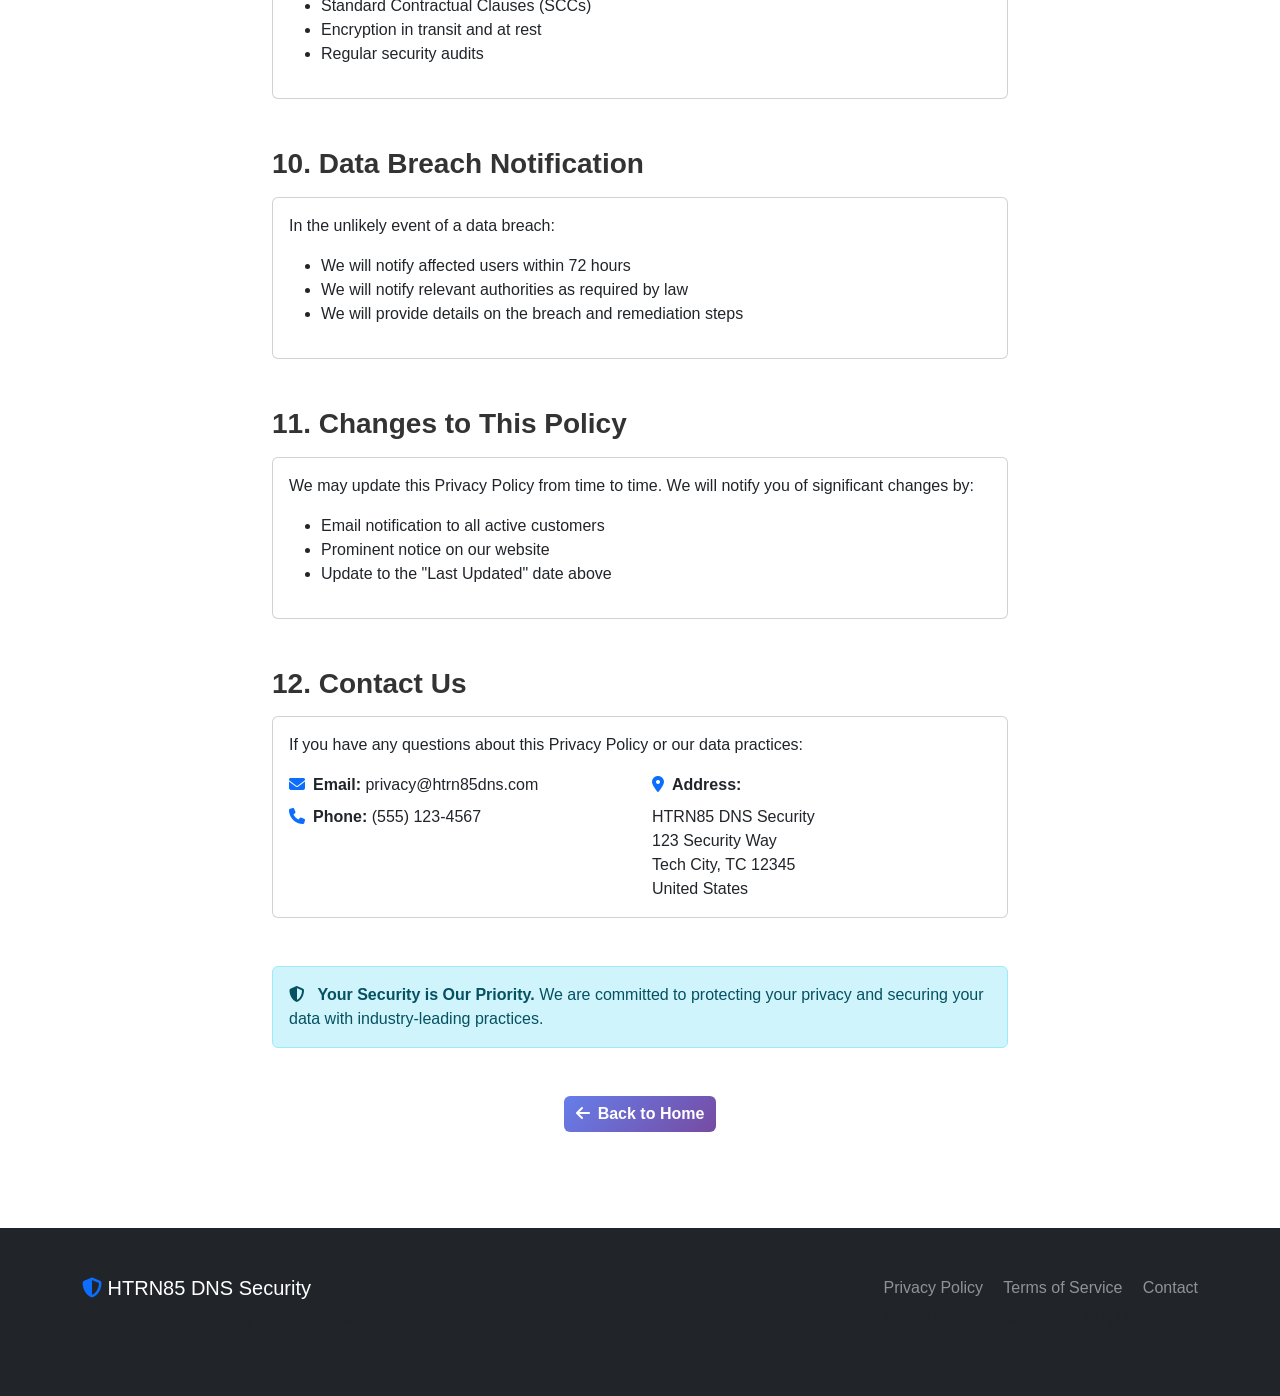
<file: privacy-policy.html>
<!DOCTYPE html>
<html lang="en">
<head>
    <meta charset="UTF-8">
    <meta name="viewport" content="width=device-width, initial-scale=1.0">
    <meta name="description" content="HTRN85 DNS Security Privacy Policy - How we protect your data">
    
    <!-- SECURITY HEADERS -->
    <meta name="referrer" content="strict-origin-when-cross-origin">
    <meta http-equiv="X-Content-Type-Options" content="nosniff">
    <meta http-equiv="X-Frame-Options" content="DENY">
    <meta http-equiv="Permissions-Policy" content="accelerometer=(), camera=(), geolocation=(), microphone=()">
    
    <title>Privacy Policy - HTRN85 DNS Security</title>
    
    <!-- Bootstrap 5 -->
    <link href="https://cdn.jsdelivr.net/npm/bootstrap@5.3.0/dist/css/bootstrap.min.css" 
          integrity="sha384-9ndCyUaIbzAi2FUVXJi0CjmCapSmO7SnpJef0486qhLnuZ2cdeRhO02iuK6FUUVM" 
          crossorigin="anonymous" 
          rel="stylesheet">
    <!-- Font Awesome -->
    <link href="https://cdnjs.cloudflare.com/ajax/libs/font-awesome/6.4.0/css/all.min.css" 
          integrity="sha512-iecdLmaskl7CVkqkXNQ/ZH/XLlvWZOJyj7Yy7tcenmpD1ypASozpmT/E0iPtmFIB46ZmdtAc9eNBvH0H/ZpiBw==" 
          crossorigin="anonymous" 
          rel="stylesheet">
    <!-- Custom CSS -->
    <link href="css/style.css" rel="stylesheet">
</head>
<body>
    <!-- Navigation -->
    <nav class="navbar navbar-expand-lg navbar-dark bg-dark">
        <div class="container">
            <a class="navbar-brand fw-bold" href="index.html">
                <i class="fas fa-shield-alt text-primary"></i> HTRN85 DNS
            </a>
            <button class="navbar-toggler" type="button" data-bs-toggle="collapse" data-bs-target="#navbarNav">
                <span class="navbar-toggler-icon"></span>
            </button>
            <div class="collapse navbar-collapse" id="navbarNav">
                <ul class="navbar-nav ms-auto">
                    <li class="nav-item">
                        <a class="nav-link" href="index.html">Home</a>
                    </li>
                    <li class="nav-item">
                        <a class="nav-link" href="features.html">Features</a>
                    </li>
                    <li class="nav-item">
                        <a class="nav-link" href="pricing.html">Pricing</a>
                    </li>
                </ul>
            </div>
        </div>
    </nav>

    <!-- Privacy Policy Content -->
    <section class="py-5 mt-5">
        <div class="container">
            <div class="row">
                <div class="col-lg-8 mx-auto">
                    <h1 class="display-4 fw-bold mb-4">Privacy Policy</h1>
                    <p class="text-muted mb-5">Last Updated: February 25, 2024</p>

                    <div class="card shadow-sm mb-4">
                        <div class="card-body p-4">
                            <h2 class="h4 fw-bold mb-3"><i class="fas fa-shield-alt text-primary me-2"></i>Your Privacy Matters</h2>
                            <p>At HTRN85 DNS Security, we are committed to protecting your privacy and handling your data with care. This Privacy Policy explains how we collect, use, and safeguard your information.</p>
                        </div>
                    </div>

                    <h3 class="fw-bold mt-5 mb-3">1. Information We Collect</h3>
                    <div class="card mb-4">
                        <div class="card-body">
                            <h5 class="fw-bold">Account Information</h5>
                            <ul>
                                <li>Company name</li>
                                <li>Contact name (first and last)</li>
                                <li>Email address</li>
                                <li>Phone number (optional)</li>
                            </ul>

                            <h5 class="fw-bold mt-3">Payment Information</h5>
                            <ul>
                                <li>Processed securely by Square (PCI DSS compliant)</li>
                                <li>We do not store credit card numbers</li>
                                <li>We only store transaction IDs and amounts</li>
                            </ul>

                            <h5 class="fw-bold mt-3">Usage Information</h5>
                            <ul>
                                <li>DNS query logs (domains, timestamps)</li>
                                <li>Client computer names</li>
                                <li>IP addresses (for service delivery)</li>
                                <li>Client installation data</li>
                            </ul>
                        </div>
                    </div>

                    <h3 class="fw-bold mt-5 mb-3">2. How We Use Your Information</h3>
                    <div class="card mb-4">
                        <div class="card-body">
                            <ul>
                                <li><strong>Service Delivery:</strong> To provide DNS security services</li>
                                <li><strong>Billing:</strong> To process payments and manage subscriptions</li>
                                <li><strong>Support:</strong> To respond to customer inquiries</li>
                                <li><strong>Security:</strong> To detect and prevent threats</li>
                                <li><strong>Improvements:</strong> To enhance our services</li>
                            </ul>
                            <p class="mt-3 mb-0"><strong>We will never:</strong> Sell your data, share without consent, or use for advertising</p>
                        </div>
                    </div>

                    <h3 class="fw-bold mt-5 mb-3">3. Data Security</h3>
                    <div class="card mb-4">
                        <div class="card-body">
                            <h5 class="fw-bold">Security Measures</h5>
                            <ul>
                                <li>✅ <strong>Encryption in Transit:</strong> All data transmitted over HTTPS/TLS</li>
                                <li>✅ <strong>Encryption at Rest:</strong> Database encryption enabled</li>
                                <li>✅ <strong>Access Controls:</strong> Role-based access to data</li>
                                <li>✅ <strong>Audit Logging:</strong> All access logged and monitored</li>
                                <li>✅ <strong>Rate Limiting:</strong> Protection against abuse</li>
                                <li>✅ <strong>Input Validation:</strong> All input sanitized and validated</li>
                                <li>✅ <strong>Secure Coding:</strong> OWASP best practices followed</li>
                            </ul>
                        </div>
                    </div>

                    <h3 class="fw-bold mt-5 mb-3">4. Data Retention</h3>
                    <div class="card mb-4">
                        <div class="card-body">
                            <ul>
                                <li><strong>Account Data:</strong> Retained while subscription is active + 90 days</li>
                                <li><strong>DNS Logs:</strong> Retained for 90 days (for security analysis)</li>
                                <li><strong>Payment Records:</strong> Retained for 7 years (legal requirement)</li>
                                <li><strong>Deleted Accounts:</strong> All data permanently deleted within 30 days</li>
                            </ul>
                        </div>
                    </div>

                    <h3 class="fw-bold mt-5 mb-3">5. Your Rights</h3>
                    <div class="card mb-4">
                        <div class="card-body">
                            <p>Under GDPR and CCPA, you have the right to:</p>
                            <ul>
                                <li>✅ <strong>Access:</strong> Request a copy of your data</li>
                                <li>✅ <strong>Correction:</strong> Update incorrect information</li>
                                <li>✅ <strong>Deletion:</strong> Request account and data deletion</li>
                                <li>✅ <strong>Portability:</strong> Export your data</li>
                                <li>✅ <strong>Opt-Out:</strong> Unsubscribe from marketing emails</li>
                            </ul>
                            <p class="mt-3 mb-0">To exercise these rights, email: <a href="mailto:privacy@htrn85dns.com">privacy@htrn85dns.com</a></p>
                        </div>
                    </div>

                    <h3 class="fw-bold mt-5 mb-3">6. Cookies & Tracking</h3>
                    <div class="card mb-4">
                        <div class="card-body">
                            <h5 class="fw-bold">Cookies We Use</h5>
                            <table class="table table-sm">
                                <thead>
                                    <tr>
                                        <th>Cookie</th>
                                        <th>Purpose</th>
                                        <th>Duration</th>
                                    </tr>
                                </thead>
                                <tbody>
                                    <tr>
                                        <td><code>cookieConsent</code></td>
                                        <td>Remember your cookie preference</td>
                                        <td>1 year</td>
                                    </tr>
                                    <tr>
                                        <td><code>session</code></td>
                                        <td>Maintain login session</td>
                                        <td>Session only</td>
                                    </tr>
                                </tbody>
                            </table>
                            <p class="mb-0"><strong>Third-Party Cookies:</strong> Square may set cookies for payment processing. See Square's privacy policy for details.</p>
                        </div>
                    </div>

                    <h3 class="fw-bold mt-5 mb-3">7. Third-Party Services</h3>
                    <div class="card mb-4">
                        <div class="card-body">
                            <ul>
                                <li><strong>Square:</strong> Payment processing (PCI DSS Level 1)</li>
                                <li><strong>Email Provider:</strong> For sending activation codes and receipts</li>
                                <li><strong>CDN Providers:</strong> For serving website resources</li>
                            </ul>
                            <p class="mt-3 mb-0">All third-party services comply with GDPR and industry security standards.</p>
                        </div>
                    </div>

                    <h3 class="fw-bold mt-5 mb-3">8. Children's Privacy</h3>
                    <div class="card mb-4">
                        <div class="card-body">
                            <p>Our services are intended for business use only. We do not knowingly collect personal information from children under 13. If we discover such data has been collected, it will be deleted immediately.</p>
                        </div>
                    </div>

                    <h3 class="fw-bold mt-5 mb-3">9. International Data Transfers</h3>
                    <div class="card mb-4">
                        <div class="card-body">
                            <p>Your data may be processed in the United States or other countries. We ensure appropriate safeguards are in place for international transfers, including:</p>
                            <ul>
                                <li>Standard Contractual Clauses (SCCs)</li>
                                <li>Encryption in transit and at rest</li>
                                <li>Regular security audits</li>
                            </ul>
                        </div>
                    </div>

                    <h3 class="fw-bold mt-5 mb-3">10. Data Breach Notification</h3>
                    <div class="card mb-4">
                        <div class="card-body">
                            <p>In the unlikely event of a data breach:</p>
                            <ul>
                                <li>We will notify affected users within 72 hours</li>
                                <li>We will notify relevant authorities as required by law</li>
                                <li>We will provide details on the breach and remediation steps</li>
                            </ul>
                        </div>
                    </div>

                    <h3 class="fw-bold mt-5 mb-3">11. Changes to This Policy</h3>
                    <div class="card mb-4">
                        <div class="card-body">
                            <p>We may update this Privacy Policy from time to time. We will notify you of significant changes by:</p>
                            <ul>
                                <li>Email notification to all active customers</li>
                                <li>Prominent notice on our website</li>
                                <li>Update to the "Last Updated" date above</li>
                            </ul>
                        </div>
                    </div>

                    <h3 class="fw-bold mt-5 mb-3">12. Contact Us</h3>
                    <div class="card mb-4">
                        <div class="card-body">
                            <p class="mb-3">If you have any questions about this Privacy Policy or our data practices:</p>
                            <div class="row">
                                <div class="col-md-6">
                                    <p class="mb-2"><i class="fas fa-envelope text-primary me-2"></i><strong>Email:</strong> privacy@htrn85dns.com</p>
                                    <p class="mb-2"><i class="fas fa-phone text-primary me-2"></i><strong>Phone:</strong> (555) 123-4567</p>
                                </div>
                                <div class="col-md-6">
                                    <p class="mb-2"><i class="fas fa-map-marker-alt text-primary me-2"></i><strong>Address:</strong></p>
                                    <p class="mb-0">HTRN85 DNS Security<br>
                                    123 Security Way<br>
                                    Tech City, TC 12345<br>
                                    United States</p>
                                </div>
                            </div>
                        </div>
                    </div>

                    <div class="alert alert-info mt-5">
                        <i class="fas fa-shield-alt me-2"></i>
                        <strong>Your Security is Our Priority.</strong> We are committed to protecting your privacy and securing your data with industry-leading practices.
                    </div>

                    <div class="text-center mt-5">
                        <a href="index.html" class="btn btn-primary">
                            <i class="fas fa-arrow-left me-2"></i>Back to Home
                        </a>
                    </div>
                </div>
            </div>
        </div>
    </section>

    <!-- Footer -->
    <footer class="bg-dark text-white py-5 mt-5">
        <div class="container">
            <div class="row">
                <div class="col-md-6">
                    <h5><i class="fas fa-shield-alt text-primary"></i> HTRN85 DNS Security</h5>
                    <p class="text-muted">Enterprise DNS security for roaming workforce protection.</p>
                </div>
                <div class="col-md-6 text-md-end">
                    <p class="mb-2">
                        <a href="privacy-policy.html" class="text-white-50 text-decoration-none me-3">Privacy Policy</a>
                        <a href="privacy-policy.html" class="text-white-50 text-decoration-none me-3">Terms of Service</a>
                        <a href="mailto:sales@htrn85dns.com" class="text-white-50 text-decoration-none">Contact</a>
                    </p>
                    <p class="text-muted small mb-0">&copy; 2024 HTRN85 DNS Security. All rights reserved.</p>
                </div>
            </div>
        </div>
    </footer>

    <!-- Bootstrap JS -->
    <script src="https://cdn.jsdelivr.net/npm/bootstrap@5.3.0/dist/js/bootstrap.bundle.min.js" 
            integrity="sha384-geWF76RCwLtnZ8qwWowPQNguL3RmwHVBC9FhGdlKrxdiJJigb/j/68SIy3Te4Bkz" 
            crossorigin="anonymous"></script>
</body>
</html>
</file>
<file: css/style.css>
/* HTRN85 DNS Security - Landing Page Styles */

:root {
    --primary-color: #0066ff;
    --secondary-color: #6c757d;
    --success-color: #28a745;
    --danger-color: #dc3545;
    --warning-color: #ffc107;
    --info-color: #17a2b8;
    --purple-color: #6f42c1;
    --dark-color: #212529;
    --light-color: #f8f9fa;
}

* {
    margin: 0;
    padding: 0;
    box-sizing: border-box;
}

body {
    font-family: 'Inter', -apple-system, BlinkMacSystemFont, 'Segoe UI', sans-serif;
    color: #333;
    overflow-x: hidden;
}

/* Smooth Scrolling */
html {
    scroll-behavior: smooth;
}

/* Navbar */
.navbar {
    backdrop-filter: blur(10px);
    background-color: rgba(33, 37, 41, 0.95) !important;
    box-shadow: 0 2px 10px rgba(0,0,0,0.1);
    padding: 1rem 0;
}

.navbar-brand {
    font-size: 1.5rem;
    font-weight: 700;
}

.nav-link {
    font-weight: 500;
    transition: color 0.3s ease;
}

.nav-link:hover {
    color: var(--primary-color) !important;
}

/* Hero Section */
.hero-section {
    background: linear-gradient(135deg, #667eea 0%, #764ba2 100%);
    background-size: cover;
    color: white;
    position: relative;
    overflow: hidden;
}

.hero-section::before {
    content: '';
    position: absolute;
    top: 0;
    left: 0;
    right: 0;
    bottom: 0;
    background: linear-gradient(135deg, rgba(102, 126, 234, 0.9) 0%, rgba(118, 75, 162, 0.9) 100%);
}

.hero-section .container {
    position: relative;
    z-index: 1;
}

.hero-content h1 {
    font-size: 3.5rem;
    line-height: 1.2;
    text-shadow: 0 2px 4px rgba(0,0,0,0.1);
}

.hero-content .text-primary {
    color: #ffd700 !important;
}

.hero-features {
    display: flex;
    flex-wrap: wrap;
    gap: 1rem;
}

.feature-badge {
    background: rgba(255,255,255,0.2);
    backdrop-filter: blur(10px);
    padding: 0.5rem 1rem;
    border-radius: 50px;
    font-weight: 600;
    white-space: nowrap;
}

.hero-cta .btn {
    font-weight: 600;
    border-radius: 50px;
    transition: all 0.3s ease;
    box-shadow: 0 4px 15px rgba(0,0,0,0.2);
}

.hero-cta .btn:hover {
    transform: translateY(-2px);
    box-shadow: 0 6px 20px rgba(0,0,0,0.3);
}

.dashboard-preview {
    position: relative;
    animation: float 6s ease-in-out infinite;
}

@keyframes float {
    0%, 100% { transform: translateY(0px); }
    50% { transform: translateY(-20px); }
}

/* Animations */
.animate-fade-in {
    animation: fadeIn 0.8s ease-in;
}

.animate-fade-in-delay-1 {
    animation: fadeIn 0.8s ease-in 0.2s backwards;
}

.animate-fade-in-delay-2 {
    animation: fadeIn 0.8s ease-in 0.4s backwards;
}

.animate-fade-in-delay-3 {
    animation: fadeIn 0.8s ease-in 0.6s backwards;
}

.animate-fade-in-delay-4 {
    animation: fadeIn 0.8s ease-in 0.8s backwards;
}

@keyframes fadeIn {
    from {
        opacity: 0;
        transform: translateY(20px);
    }
    to {
        opacity: 1;
        transform: translateY(0);
    }
}

/* Stats Section */
.stats-section {
    background: linear-gradient(135deg, var(--primary-color) 0%, #0052cc 100%);
}

.stat-item h2 {
    margin-bottom: 0.5rem;
    text-shadow: 0 2px 4px rgba(0,0,0,0.2);
}

.counter {
    font-family: 'Inter', monospace;
    font-weight: 800;
}

/* Features Section */
.feature-card {
    padding: 2rem;
    background: white;
    border-radius: 16px;
    box-shadow: 0 4px 20px rgba(0,0,0,0.08);
    transition: all 0.3s ease;
    height: 100%;
}

.feature-card:hover {
    transform: translateY(-5px);
    box-shadow: 0 8px 30px rgba(0,0,0,0.12);
}

.feature-icon {
    width: 70px;
    height: 70px;
    border-radius: 16px;
    display: flex;
    align-items: center;
    justify-content: center;
    font-size: 1.8rem;
    color: white;
    margin-bottom: 1.5rem;
}

.bg-purple {
    background-color: var(--purple-color) !important;
}

/* How It Works Section */
.how-it-works-section {
    background: linear-gradient(135deg, #1a1a2e 0%, #16213e 100%);
}

.how-it-works-section .text-center h2,
.how-it-works-section .text-center p {
    color: #ffffff !important;
}

.how-it-works-section .text-muted {
    color: #a0aec0 !important;
}

.step-card {
    position: relative;
    padding: 2.5rem 2rem 2rem;
    background: #ffffff;
    border-radius: 16px;
    border-top: 5px solid #667eea;
    box-shadow: 0 10px 40px rgba(0, 0, 0, 0.35);
    transition: all 0.3s ease;
}

.step-card:hover {
    transform: scale(1.05) translateY(-6px);
    box-shadow: 0 20px 60px rgba(102, 126, 234, 0.4);
    border-top-color: #ffd700;
}

.step-number {
    position: absolute;
    top: -22px;
    left: 50%;
    transform: translateX(-50%);
    width: 50px;
    height: 50px;
    background: linear-gradient(135deg, #667eea 0%, #764ba2 100%);
    color: white;
    border-radius: 50%;
    display: flex;
    align-items: center;
    justify-content: center;
    font-size: 1.5rem;
    font-weight: 700;
    box-shadow: 0 4px 15px rgba(0, 0, 0, 0.4);
    border: 3px solid #ffffff;
}

.step-icon {
    margin: 2rem 0 1rem;
}

/* Pricing Section */
.pricing-card {
    background: white;
    border-radius: 20px;
    padding: 2.5rem 2rem;
    box-shadow: 0 4px 20px rgba(0,0,0,0.08);
    transition: all 0.3s ease;
    position: relative;
    height: 100%;
    display: flex;
    flex-direction: column;
}

.pricing-card:hover {
    transform: translateY(-10px);
    box-shadow: 0 12px 40px rgba(0,0,0,0.15);
}

.pricing-card.featured {
    background: linear-gradient(135deg, #667eea 0%, #764ba2 100%);
    color: white;
    border: 3px solid #ffd700;
    transform: scale(1.05);
}

.pricing-card.featured:hover {
    transform: scale(1.08) translateY(-10px);
}

.pricing-card.featured .pricing-header h4,
.pricing-card.featured .pricing-header p,
.pricing-card.featured .pricing-features,
.pricing-card.featured .text-muted {
    color: white !important;
}

.pricing-card.featured .btn-primary {
    background-color: #ffd700;
    border-color: #ffd700;
    color: #333;
    font-weight: 700;
}

.pricing-card.featured .btn-primary:hover {
    background-color: #ffed4e;
    border-color: #ffed4e;
}

.pricing-badge {
    position: absolute;
    top: -15px;
    right: 20px;
    background: #ffd700;
    color: #333;
    padding: 0.5rem 1rem;
    border-radius: 50px;
    font-weight: 700;
    font-size: 0.85rem;
    box-shadow: 0 4px 10px rgba(0,0,0,0.2);
}

.pricing-header {
    text-align: center;
    margin-bottom: 2rem;
}

.pricing-header h4 {
    font-size: 1.8rem;
    margin-bottom: 0.5rem;
}

.pricing-price {
    text-align: center;
    margin-bottom: 2rem;
}

.price-amount {
    font-size: 3.5rem;
    font-weight: 800;
    color: var(--primary-color);
}

.pricing-card.featured .price-amount {
    color: #ffd700;
}

.price-period {
    font-size: 1.2rem;
    color: #6c757d;
    font-weight: 500;
}

.pricing-features {
    list-style: none;
    padding: 0;
    margin-bottom: 2rem;
    flex-grow: 1;
}

.pricing-features li {
    padding: 0.75rem 0;
    border-bottom: 1px solid #eee;
    font-weight: 500;
}

.pricing-features li:last-child {
    border-bottom: none;
}

.pricing-features i {
    margin-right: 0.5rem;
}

/* Accordion */
.accordion-item {
    border: none;
    margin-bottom: 1rem;
    border-radius: 12px;
    overflow: hidden;
    box-shadow: 0 2px 10px rgba(0,0,0,0.05);
}

.accordion-button {
    font-weight: 600;
    font-size: 1.1rem;
    padding: 1.25rem 1.5rem;
    background-color: white;
}

.accordion-button:not(.collapsed) {
    background-color: var(--primary-color);
    color: white;
}

.accordion-button:focus {
    box-shadow: none;
    border-color: var(--primary-color);
}

.accordion-body {
    padding: 1.5rem;
    font-size: 1.05rem;
    line-height: 1.7;
}

/* Footer */
.footer a {
    text-decoration: none;
    transition: color 0.3s ease;
}

.footer a:hover {
    color: var(--primary-color) !important;
}

.social-links a {
    display: inline-block;
    transition: all 0.3s ease;
}

.social-links a:hover {
    transform: scale(1.2);
    color: var(--primary-color) !important;
}

/* Utility Classes */
.bg-purple {
    background-color: var(--purple-color) !important;
}

/* Responsive */
@media (max-width: 768px) {
    .hero-content h1 {
        font-size: 2.5rem;
    }
    
    .hero-cta .btn {
        display: block;
        width: 100%;
        margin: 0.5rem 0;
    }
    
    .pricing-card {
        margin-bottom: 2rem;
    }
    
    .pricing-card.featured {
        transform: scale(1);
    }
}

/* Loading Spinner */
.spinner-overlay {
    position: fixed;
    top: 0;
    left: 0;
    right: 0;
    bottom: 0;
    background: rgba(0,0,0,0.8);
    display: none;
    align-items: center;
    justify-content: center;
    z-index: 9999;
}

.spinner-overlay.active {
    display: flex;
}

.spinner {
    width: 60px;
    height: 60px;
    border: 4px solid rgba(255,255,255,0.3);
    border-top-color: white;
    border-radius: 50%;
    animation: spin 1s linear infinite;
}

@keyframes spin {
    to { transform: rotate(360deg); }
}

/* Button Enhancements */
.btn {
    font-weight: 600;
    transition: all 0.3s ease;
}

.btn-primary {
    background: linear-gradient(135deg, #667eea 0%, #764ba2 100%);
    border: none;
}

.btn-primary:hover {
    background: linear-gradient(135deg, #5568d3 0%, #653a8c 100%);
    transform: translateY(-2px);
    box-shadow: 0 8px 20px rgba(102, 126, 234, 0.4);
}

.btn-lg {
    font-size: 1.1rem;
    padding: 0.875rem 2rem;
}

/* Scroll Animations */
.scroll-reveal {
    opacity: 0;
    transform: translateY(30px);
    transition: all 0.6s ease;
}

.scroll-reveal.active {
    opacity: 1;
    transform: translateY(0);
}
</file>
<file: css/features.css>
/* Features Page Custom Styles */

/* Hero Section */
.features-hero {
    background: linear-gradient(135deg, #667eea 0%, #764ba2 100%);
    min-height: 40vh;
    display: flex;
    align-items: center;
    position: relative;
}

.features-hero::before {
    content: '';
    position: absolute;
    top: 0;
    left: 0;
    right: 0;
    bottom: 0;
    background: url('data:image/svg+xml,<svg width="100" height="100" xmlns="http://www.w3.org/2000/svg"><defs><pattern id="grid" width="100" height="100" patternUnits="userSpaceOnUse"><path d="M 100 0 L 0 0 0 100" fill="none" stroke="rgba(255,255,255,0.1)" stroke-width="1"/></pattern></defs><rect width="100" height="100" fill="url(%23grid)"/></svg>');
    opacity: 0.3;
}

/* Feature Stats */
.feature-stat {
    background: white;
    padding: 2rem;
    border-radius: 16px;
    box-shadow: 0 4px 20px rgba(0,0,0,0.08);
    transition: transform 0.3s ease;
}

.feature-stat:hover {
    transform: translateY(-5px);
}

.stat-icon {
    width: 70px;
    height: 70px;
    border-radius: 16px;
    display: inline-flex;
    align-items: center;
    justify-content: center;
    font-size: 2rem;
    color: white;
    margin-bottom: 1rem;
}

/* Feature Badge */
.feature-badge {
    display: inline-block;
    padding: 0.5rem 1rem;
    background: linear-gradient(135deg, #667eea 0%, #764ba2 100%);
    color: white;
    border-radius: 50px;
    font-weight: 600;
    font-size: 0.9rem;
}

/* Feature List */
.feature-list {
    list-style: none;
    padding: 0;
}

.feature-list li {
    display: flex;
    align-items: flex-start;
    margin-bottom: 1.5rem;
    padding-bottom: 1.5rem;
    border-bottom: 1px solid #eee;
}

.feature-list li:last-child {
    border-bottom: none;
    margin-bottom: 0;
    padding-bottom: 0;
}

.feature-list li i {
    font-size: 1.5rem;
    margin-right: 1rem;
    margin-top: 0.25rem;
    flex-shrink: 0;
}

.feature-list li div {
    flex: 1;
}

.feature-list li strong {
    display: block;
    font-size: 1.1rem;
    margin-bottom: 0.5rem;
    color: #333;
}

/* Feature Images */
.feature-image img {
    border: 10px solid #f8f9fa;
}

/* Feature Detail Cards */
.feature-detail-card {
    background: white;
    padding: 2.5rem 2rem;
    border-radius: 16px;
    box-shadow: 0 4px 20px rgba(0,0,0,0.08);
    transition: all 0.3s ease;
    height: 100%;
}

.feature-detail-card:hover {
    transform: translateY(-10px);
    box-shadow: 0 12px 40px rgba(0,0,0,0.15);
}

.card-icon {
    width: 70px;
    height: 70px;
    border-radius: 16px;
    display: flex;
    align-items: center;
    justify-content: center;
    font-size: 2rem;
    color: white;
    margin-bottom: 1.5rem;
}

.feature-detail-card ul {
    list-style: none;
    padding: 0;
    margin: 1rem 0 0 0;
}

.feature-detail-card ul li {
    padding: 0.5rem 0;
    padding-left: 1.5rem;
    position: relative;
}

.feature-detail-card ul li::before {
    content: '✓';
    position: absolute;
    left: 0;
    color: #28a745;
    font-weight: bold;
}

/* Security Features */
.security-feature {
    display: flex;
    align-items: flex-start;
    padding: 2rem;
    background: white;
    border-radius: 12px;
    box-shadow: 0 2px 10px rgba(0,0,0,0.05);
    transition: all 0.3s ease;
}

.security-feature:hover {
    transform: translateX(5px);
    box-shadow: 0 4px 20px rgba(0,0,0,0.1);
}

.security-icon {
    width: 60px;
    height: 60px;
    background: linear-gradient(135deg, #667eea 0%, #764ba2 100%);
    border-radius: 12px;
    display: flex;
    align-items: center;
    justify-content: center;
    color: white;
    font-size: 1.5rem;
    margin-right: 1.5rem;
    flex-shrink: 0;
}

.security-feature h5 {
    margin-bottom: 0.5rem;
    color: #333;
}

.security-feature p {
    margin: 0;
}

/* Report Items */
.report-item {
    text-align: center;
    padding: 1.5rem;
    background: #f8f9fa;
    border-radius: 12px;
    transition: all 0.3s ease;
}

.report-item:hover {
    background: white;
    box-shadow: 0 4px 15px rgba(0,0,0,0.1);
    transform: scale(1.05);
}

/* Tech Features */
.tech-feature {
    padding: 2rem;
    background: white;
    border-radius: 16px;
    box-shadow: 0 2px 10px rgba(0,0,0,0.05);
    transition: all 0.3s ease;
}

.tech-feature:hover {
    box-shadow: 0 8px 30px rgba(0,0,0,0.12);
    transform: translateY(-5px);
}

.tech-icon {
    width: 80px;
    height: 80px;
    background: linear-gradient(135deg, #667eea 0%, #764ba2 100%);
    border-radius: 50%;
    display: inline-flex;
    align-items: center;
    justify-content: center;
    color: white;
    font-size: 2rem;
    margin-bottom: 1.5rem;
}

/* Comparison Table */
.comparison-table {
    background: white;
    box-shadow: 0 4px 20px rgba(0,0,0,0.08);
    border-radius: 12px;
    overflow: hidden;
}

.comparison-table thead th {
    font-weight: 700;
    padding: 1.5rem 1rem;
    border: none;
}

.comparison-table tbody td {
    padding: 1.25rem 1rem;
    vertical-align: middle;
}

.comparison-table tbody tr:hover {
    background-color: #f8f9fa;
}

.comparison-table .fa-check {
    font-size: 1.2rem;
}

.comparison-table .fa-times {
    font-size: 1.2rem;
}

/* Purple color utility */
.bg-purple {
    background-color: #6f42c1 !important;
}

/* Responsive */
@media (max-width: 768px) {
    .features-hero {
        min-height: 30vh;
    }
    
    .features-hero h1 {
        font-size: 2.5rem !important;
    }
    
    .feature-list li {
        flex-direction: column;
    }
    
    .feature-list li i {
        margin-bottom: 1rem;
    }
    
    .comparison-table {
        font-size: 0.85rem;
    }
    
    .comparison-table thead th,
    .comparison-table tbody td {
        padding: 0.75rem 0.5rem;
    }
}

/* Animations */
@keyframes fadeInUp {
    from {
        opacity: 0;
        transform: translateY(30px);
    }
    to {
        opacity: 1;
        transform: translateY(0);
    }
}

.feature-stat,
.feature-detail-card,
.security-feature,
.tech-feature {
    animation: fadeInUp 0.6s ease-out;
}

/* Scroll reveal for staggered animation */
.feature-detail-card:nth-child(1) { animation-delay: 0.1s; }
.feature-detail-card:nth-child(2) { animation-delay: 0.2s; }
.feature-detail-card:nth-child(3) { animation-delay: 0.3s; }
.feature-detail-card:nth-child(4) { animation-delay: 0.4s; }
.feature-detail-card:nth-child(5) { animation-delay: 0.5s; }
.feature-detail-card:nth-child(6) { animation-delay: 0.6s; }
</file>
<file: css/pricing.css>
/* Pricing Page Custom Styles */

/* Hero Section */
.pricing-hero {
    background: linear-gradient(135deg, #667eea 0%, #764ba2 100%);
    min-height: 40vh;
    display: flex;
    align-items: center;
    position: relative;
}

.pricing-hero::before {
    content: '';
    position: absolute;
    top: 0;
    left: 0;
    right: 0;
    bottom: 0;
    background: radial-gradient(circle at 20% 50%, rgba(255,255,255,0.1) 0%, transparent 50%);
}

.trust-badges .badge {
    font-size: 1rem;
    padding: 0.75rem 1.5rem;
    font-weight: 600;
}

/* Price Calculator */
.price-calculator {
    background: white;
    padding: 3rem;
    border-radius: 20px;
    box-shadow: 0 10px 40px rgba(0,0,0,0.1);
}

.calculator-content .form-control {
    font-size: 1.5rem;
    padding: 1rem;
    border: 2px solid #dee2e6;
    border-radius: 10px;
}

.calculator-content .form-control:focus {
    border-color: #667eea;
    box-shadow: 0 0 0 0.25rem rgba(102, 126, 234, 0.25);
}

.calculator-result {
    background: linear-gradient(135deg, #f8f9fa 0%, #e9ecef 100%);
    padding: 2rem;
    border-radius: 15px;
    margin-top: 2rem;
}

.result-tier {
    text-align: center;
    margin-bottom: 2rem;
}

.result-price {
    text-align: center;
}

.price-display {
    margin-bottom: 1rem;
}

.price-currency {
    font-size: 2rem;
    font-weight: 700;
    color: #667eea;
    vertical-align: top;
}

.price-amount {
    font-size: 4rem;
    font-weight: 800;
    color: #667eea;
    line-height: 1;
}

.price-period {
    font-size: 1.5rem;
    color: #6c757d;
    font-weight: 500;
}

/* Pricing Tier Cards */
.pricing-tier-card {
    background: white;
    border-radius: 20px;
    padding: 2.5rem 2rem;
    box-shadow: 0 4px 20px rgba(0,0,0,0.08);
    transition: all 0.3s ease;
    height: 100%;
    display: flex;
    flex-direction: column;
    position: relative;
}

.pricing-tier-card:hover {
    transform: translateY(-10px);
    box-shadow: 0 12px 40px rgba(0,0,0,0.15);
}

.pricing-tier-card.featured {
    background: linear-gradient(135deg, #667eea 0%, #764ba2 100%);
    color: white;
    border: 3px solid #ffd700;
    transform: scale(1.05);
}

.pricing-tier-card.featured:hover {
    transform: scale(1.08) translateY(-10px);
}

.pricing-tier-card.featured * {
    color: white !important;
}

.popular-badge {
    position: absolute;
    top: -15px;
    left: 50%;
    transform: translateX(-50%);
    background: #ffd700;
    color: #333;
    padding: 0.5rem 1.5rem;
    border-radius: 50px;
    font-weight: 700;
    font-size: 0.9rem;
    box-shadow: 0 4px 10px rgba(0,0,0,0.2);
    white-space: nowrap;
}

.tier-header {
    text-align: center;
    margin-bottom: 1.5rem;
}

.tier-header h4 {
    font-size: 1.8rem;
    margin-bottom: 0.5rem;
}

.tier-clients {
    text-align: center;
    background: rgba(102, 126, 234, 0.1);
    padding: 1.5rem;
    border-radius: 12px;
    margin-bottom: 1.5rem;
}

.pricing-tier-card.featured .tier-clients {
    background: rgba(255,255,255,0.2);
}

.client-range {
    display: block;
    font-size: 2rem;
    font-weight: 800;
    color: #667eea;
    margin-bottom: 0.5rem;
}

.pricing-tier-card.featured .client-range {
    color: #ffd700;
}

.client-label {
    font-size: 0.9rem;
    text-transform: uppercase;
    letter-spacing: 1px;
    opacity: 0.8;
}

.tier-price {
    text-align: center;
    margin-bottom: 0.5rem;
}

.tier-price .price {
    font-size: 3rem;
    font-weight: 800;
    color: #667eea;
}

.pricing-tier-card.featured .tier-price .price {
    color: #ffd700;
}

.tier-price .period {
    font-size: 1.2rem;
    color: #6c757d;
    font-weight: 500;
}

.tier-per-client {
    text-align: center;
    margin-bottom: 2rem;
}

.tier-features {
    list-style: none;
    padding: 0;
    margin-bottom: 2rem;
    flex-grow: 1;
}

.tier-features li {
    padding: 0.75rem 0;
    border-bottom: 1px solid rgba(0,0,0,0.1);
    font-weight: 500;
}

.pricing-tier-card.featured .tier-features li {
    border-bottom-color: rgba(255,255,255,0.2);
}

.tier-features li:last-child {
    border-bottom: none;
}

.tier-features i {
    margin-right: 0.75rem;
    color: #28a745;
}

.pricing-tier-card.featured .tier-features i {
    color: #ffd700;
}

/* Custom Enterprise Card */
.custom-enterprise-card {
    background: white;
    padding: 3rem;
    border-radius: 20px;
    box-shadow: 0 8px 30px rgba(0,0,0,0.1);
    border: 2px solid #667eea;
}

.custom-features {
    list-style: none;
    padding: 0;
    margin-bottom: 0;
    columns: 2;
    column-gap: 2rem;
}

.custom-features li {
    padding: 0.5rem 0;
    break-inside: avoid;
}

.custom-features i {
    margin-right: 0.75rem;
}

/* Comparison Table */
.comparison-table {
    background: white;
    border-radius: 16px;
    overflow: hidden;
    box-shadow: 0 4px 20px rgba(0,0,0,0.08);
}

.comparison-table thead {
    background: linear-gradient(135deg, #667eea 0%, #764ba2 100%);
    color: white;
}

.comparison-table thead th {
    font-weight: 700;
    padding: 1.5rem 1rem;
    border: none;
    font-size: 0.95rem;
}

.comparison-table tbody td {
    padding: 1.25rem 1rem;
    vertical-align: middle;
    font-size: 0.95rem;
}

.comparison-table tbody tr:hover {
    background-color: #f8f9fa;
}

.comparison-table tbody tr:nth-child(even) {
    background-color: #fafbfc;
}

/* ROI Calculator */
.roi-calculator {
    background: white;
    padding: 3rem;
    border-radius: 20px;
    box-shadow: 0 8px 30px rgba(0,0,0,0.1);
}

.roi-input-card,
.roi-result-card {
    padding: 2rem;
    border-radius: 16px;
    height: 100%;
}

.roi-input-card {
    background: #f8f9fa;
    border: 2px solid #dee2e6;
}

.roi-result-card {
    background: linear-gradient(135deg, #667eea 0%, #764ba2 100%);
    color: white;
}

.roi-input-card .form-label {
    font-weight: 600;
    margin-bottom: 0.5rem;
    color: #333;
}

.roi-input-card .form-control {
    border: 2px solid #dee2e6;
    padding: 0.75rem;
    font-size: 1.1rem;
}

.roi-input-card .form-control:focus {
    border-color: #667eea;
    box-shadow: 0 0 0 0.25rem rgba(102, 126, 234, 0.25);
}

.roi-stat {
    display: flex;
    justify-content: space-between;
    align-items: center;
    padding: 1rem 0;
    border-bottom: 1px solid rgba(255,255,255,0.2);
}

.roi-stat:last-child {
    border-bottom: none;
}

.roi-label {
    font-weight: 500;
    font-size: 1rem;
}

.roi-value {
    font-size: 1.5rem;
    font-weight: 700;
}

.roi-total {
    display: flex;
    justify-content: space-between;
    align-items: center;
    padding: 1.5rem 0 1rem;
}

.roi-total .roi-label {
    font-size: 1.2rem;
    font-weight: 700;
}

.roi-total .roi-value {
    font-size: 2.5rem;
    font-weight: 800;
}

.roi-roi {
    display: flex;
    justify-content: space-between;
    align-items: center;
    padding: 1rem 0 0;
}

.roi-roi .roi-label {
    font-size: 1.1rem;
    font-weight: 600;
}

.roi-roi .roi-value {
    font-size: 2rem;
    font-weight: 800;
}

/* Responsive */
@media (max-width: 768px) {
    .pricing-hero h1 {
        font-size: 2.5rem !important;
    }
    
    .trust-badges {
        display: flex;
        flex-direction: column;
        gap: 0.5rem;
        align-items: center;
    }
    
    .trust-badges .badge {
        font-size: 0.9rem;
        padding: 0.5rem 1rem;
    }
    
    .pricing-tier-card {
        margin-bottom: 2rem;
    }
    
    .pricing-tier-card.featured {
        transform: scale(1);
    }
    
    .comparison-table {
        font-size: 0.8rem;
    }
    
    .comparison-table thead th,
    .comparison-table tbody td {
        padding: 0.75rem 0.5rem;
    }
    
    .custom-features {
        columns: 1;
    }
    
    .price-calculator,
    .roi-calculator {
        padding: 2rem 1.5rem;
    }
    
    .calculator-content .form-control {
        font-size: 1.2rem;
    }
    
    .price-amount {
        font-size: 3rem !important;
    }
}

/* Animation */
.pricing-tier-card {
    animation: fadeInUp 0.6s ease-out;
}

.pricing-tier-card:nth-child(1) { animation-delay: 0.1s; }
.pricing-tier-card:nth-child(2) { animation-delay: 0.2s; }
.pricing-tier-card:nth-child(3) { animation-delay: 0.3s; }
.pricing-tier-card:nth-child(4) { animation-delay: 0.4s; }
.pricing-tier-card:nth-child(5) { animation-delay: 0.5s; }
.pricing-tier-card:nth-child(6) { animation-delay: 0.6s; }

@keyframes fadeInUp {
    from {
        opacity: 0;
        transform: translateY(30px);
    }
    to {
        opacity: 1;
        transform: translateY(0);
    }
}

/* Pulse animation for featured card */
.pricing-tier-card.featured {
    animation: fadeInScale 0.6s ease-out 0.2s backwards;
}

@keyframes fadeInScale {
    from {
        opacity: 0;
        transform: scale(0.9);
    }
    to {
        opacity: 1;
        transform: scale(1.05);
    }
}
</file>
